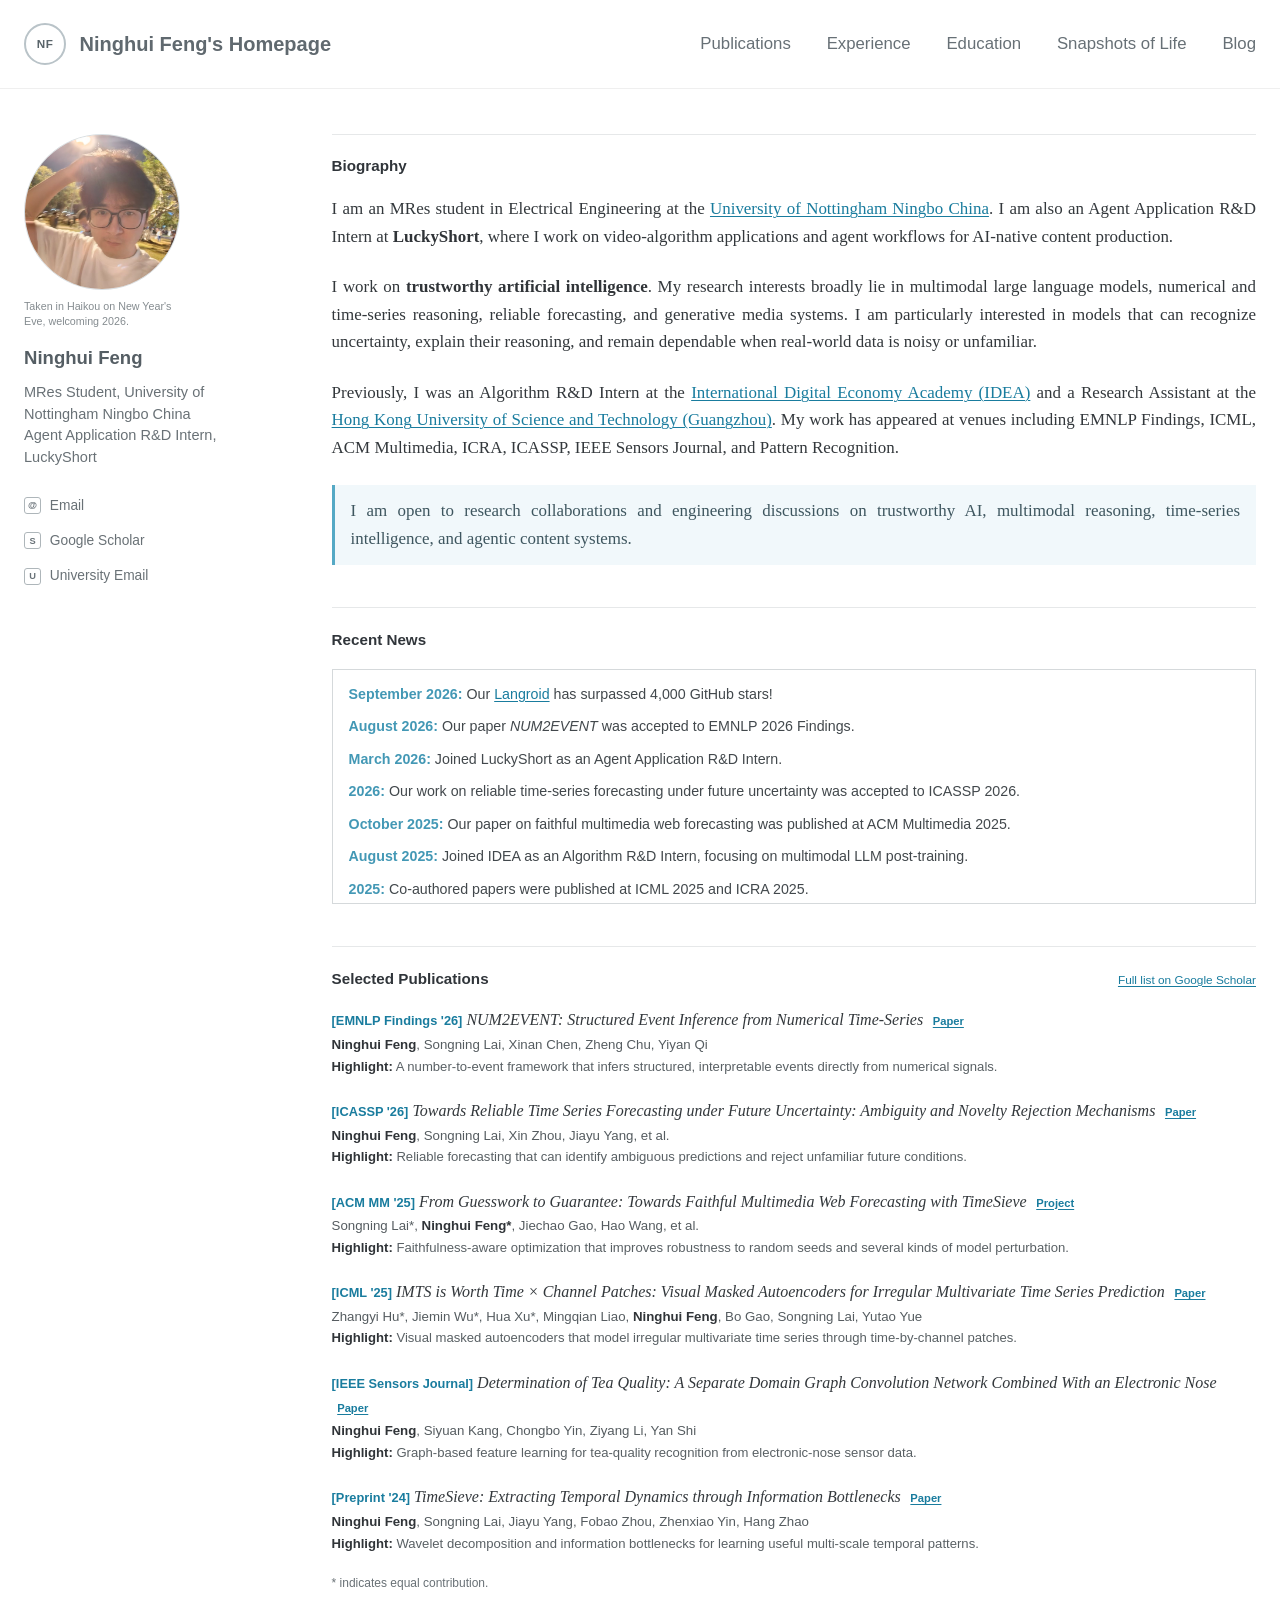
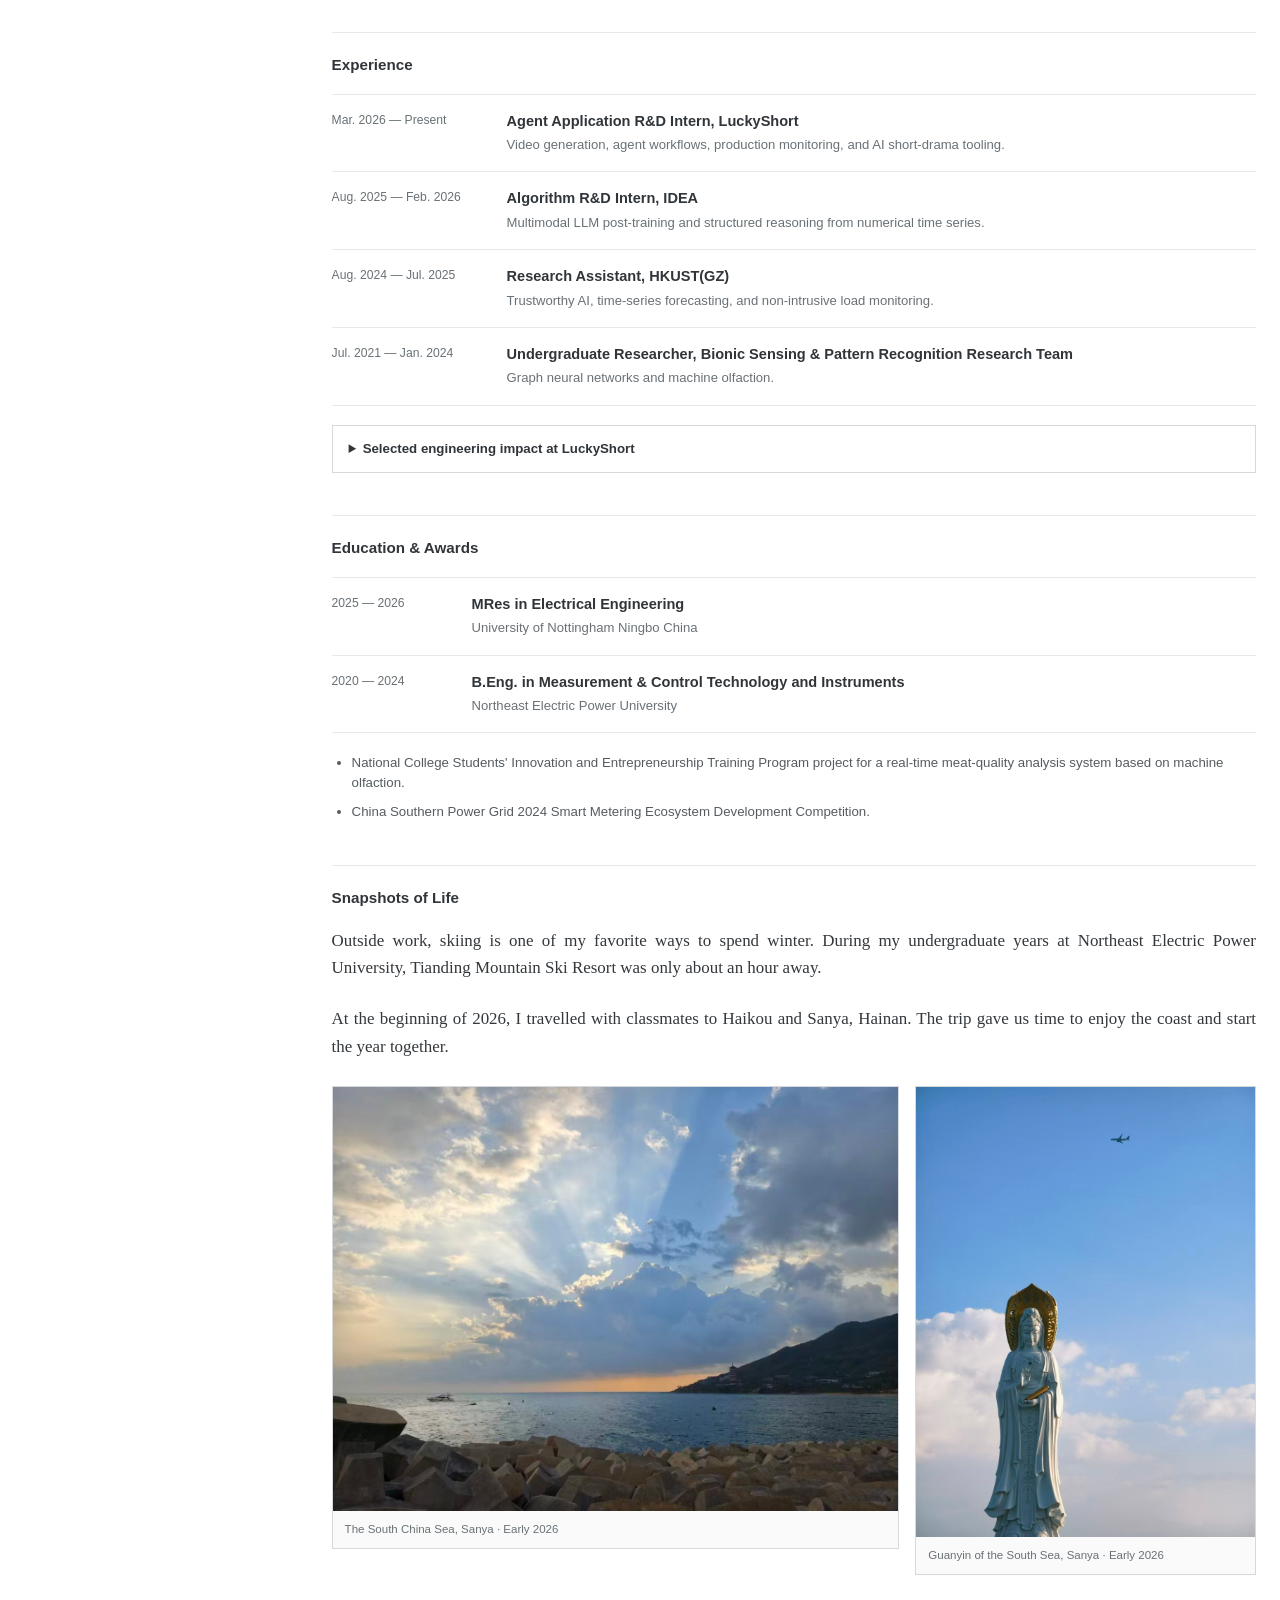
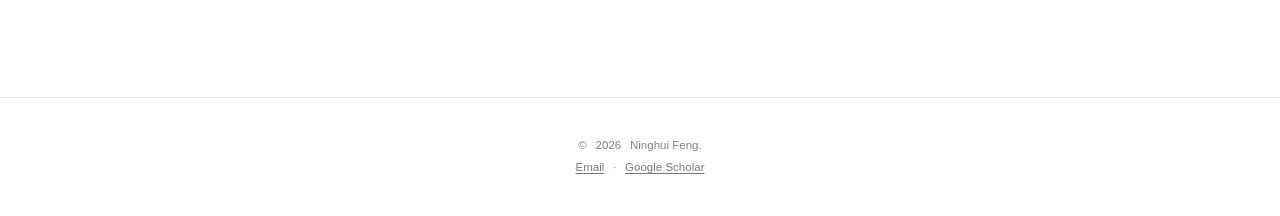
<file: index.html>
<!doctype html>
<html lang="en">
<head>
    <meta charset="utf-8">
    <meta name="viewport" content="width=device-width, initial-scale=1">
    <meta name="description" content="Ninghui Feng is an AI researcher and engineer working on trustworthy AI, multimodal reasoning, time-series intelligence, and generative media systems.">
    <meta name="author" content="Ninghui Feng">
    <meta name="theme-color" content="#ffffff">

    <title>Ninghui Feng's Homepage</title>
    <link rel="canonical" href="https://feng1201.github.io/">
    <link rel="icon" type="image/x-icon" href="static/assets/favicon.ico">

    <meta property="og:type" content="website">
    <meta property="og:url" content="https://feng1201.github.io/">
    <meta property="og:title" content="Ninghui Feng's Homepage">
    <meta property="og:description" content="Research on trustworthy AI, multimodal reasoning, time-series intelligence, and generative media systems.">
    <meta property="og:image" content="https://feng1201.github.io/static/assets/img/og-minimal.png">
    <meta name="twitter:card" content="summary_large_image">
    <meta name="twitter:title" content="Ninghui Feng's Homepage">
    <meta name="twitter:description" content="Research on trustworthy AI, multimodal reasoning, time-series intelligence, and generative media systems.">
    <meta name="twitter:image" content="https://feng1201.github.io/static/assets/img/og-minimal.png">

    <link rel="stylesheet" href="static/css/main.css">
    <script src="static/js/scripts.js" defer></script>

    <script type="application/ld+json">
    {
        "@context": "https://schema.org",
        "@type": "Person",
        "name": "Ninghui Feng",
        "url": "https://feng1201.github.io/",
        "email": "mailto:feng65501@gmail.com",
        "jobTitle": "AI Researcher and Engineer",
        "affiliation": {
            "@type": "CollegeOrUniversity",
            "name": "University of Nottingham Ningbo China"
        },
        "alumniOf": {
            "@type": "CollegeOrUniversity",
            "name": "Northeast Electric Power University"
        },
        "sameAs": [
            "https://scholar.google.com/citations?user=YpJ-U1sAAAAJ&hl=en"
        ]
    }
    </script>
</head>

<body>
    <a class="skip-link" href="#main">Skip to content</a>

    <header class="site-header">
        <div class="masthead">
            <a class="site-brand" href="#top" aria-label="Ninghui Feng's homepage">
                <span class="brand-mark" aria-hidden="true">NF</span>
                <span>Ninghui Feng's Homepage</span>
            </a>

            <button class="menu-button" type="button" aria-expanded="false" aria-controls="site-nav" data-menu-button>
                <span class="menu-label">Menu</span>
                <span class="menu-icon" aria-hidden="true"></span>
            </button>

            <nav class="site-nav" id="site-nav" aria-label="Primary navigation" data-menu>
                <a href="#publications">Publications</a>
                <a href="#experience">Experience</a>
                <a href="#education">Education</a>
                <a href="#snapshots">Snapshots of Life</a>
                <a href="/blog/">Blog</a>
            </nav>
        </div>
    </header>

    <main class="page-layout" id="main">
        <aside class="profile" id="top">
            <div class="profile-heading">
                <figure class="profile-photo">
                    <img class="avatar" src="static/assets/img/avatar-haikou.jpg" alt="Portrait of Ninghui Feng in Haikou" width="525" height="720">
                    <figcaption>Taken in Haikou on New Year's Eve, welcoming 2026.</figcaption>
                </figure>
                <div>
                    <h1>Ninghui Feng</h1>
                    <p>MRes Student, University of Nottingham Ningbo China<br>Agent Application R&amp;D Intern, LuckyShort</p>
                </div>
            </div>

            <ul class="profile-links" aria-label="Contact and academic profiles">
                <li>
                    <a href="mailto:feng65501@gmail.com">
                        <span aria-hidden="true">@</span> Email
                    </a>
                </li>
                <li>
                    <a href="https://scholar.google.com/citations?user=YpJ-U1sAAAAJ&hl=en" target="_blank" rel="noopener noreferrer">
                        <span aria-hidden="true">S</span> Google Scholar
                    </a>
                </li>
                <li>
                    <a href="mailto:Ninghui.FENG@nottingham.edu.cn">
                        <span aria-hidden="true">U</span> University Email
                    </a>
                </li>
            </ul>
        </aside>

        <article class="content">
            <section class="content-section biography" aria-labelledby="biography-title">
                <h2 id="biography-title">Biography</h2>

                <p>
                    I am an MRes student in Electrical Engineering at the
                    <a href="https://www.nottingham.edu.cn/" target="_blank" rel="noopener noreferrer">University of Nottingham Ningbo China</a>.
                    I am also an Agent Application R&amp;D Intern at <strong>LuckyShort</strong>, where I work on video-algorithm applications and agent workflows for AI-native content production.
                </p>

                <p>
                    I work on <strong>trustworthy artificial intelligence</strong>. My research interests broadly lie in multimodal large language models, numerical and time-series reasoning, reliable forecasting, and generative media systems. I am particularly interested in models that can recognize uncertainty, explain their reasoning, and remain dependable when real-world data is noisy or unfamiliar.
                </p>

                <p>
                    Previously, I was an Algorithm R&amp;D Intern at the
                    <a href="https://www.idea.edu.cn/" target="_blank" rel="noopener noreferrer">International Digital Economy Academy (IDEA)</a>
                    and a Research Assistant at the
                    <a href="https://www.hkust-gz.edu.cn/" target="_blank" rel="noopener noreferrer">Hong Kong University of Science and Technology (Guangzhou)</a>.
                    My work has appeared at venues including EMNLP Findings, ICML, ACM Multimedia, ICRA, ICASSP, IEEE Sensors Journal, and Pattern Recognition.
                </p>

                <p class="note">
                    I am open to research collaborations and engineering discussions on trustworthy AI, multimodal reasoning, time-series intelligence, and agentic content systems.
                </p>
            </section>

            <section class="content-section" aria-labelledby="news-title">
                <h2 id="news-title">Recent News</h2>

                <ul class="news-list">
                    <li><time datetime="2026-09">September 2026:</time> Our <a href="https://github.com/langroid/langroid" target="_blank" rel="noopener noreferrer">Langroid</a> has surpassed 4,000 GitHub stars!</li>
                    <li><time datetime="2026-08">August 2026:</time> Our paper <em>NUM2EVENT</em> was accepted to EMNLP 2026 Findings.</li>
                    <li><time datetime="2026-03">March 2026:</time> Joined LuckyShort as an Agent Application R&amp;D Intern.</li>
                    <li><time datetime="2026">2026:</time> Our work on reliable time-series forecasting under future uncertainty was accepted to ICASSP 2026.</li>
                    <li><time datetime="2025-10">October 2025:</time> Our paper on faithful multimedia web forecasting was published at ACM Multimedia 2025.</li>
                    <li><time datetime="2025-08">August 2025:</time> Joined IDEA as an Algorithm R&amp;D Intern, focusing on multimodal LLM post-training.</li>
                    <li><time datetime="2025">2025:</time> Co-authored papers were published at ICML 2025 and ICRA 2025.</li>
                    <li><time datetime="2024-08">August 2024:</time> Joined HKUST(GZ) as a Research Assistant.</li>
                </ul>
            </section>

            <section class="content-section" id="publications" aria-labelledby="publications-title">
                <div class="section-heading-row">
                    <h2 id="publications-title">Selected Publications</h2>
                    <a href="https://scholar.google.com/citations?user=YpJ-U1sAAAAJ&hl=en" target="_blank" rel="noopener noreferrer">Full list on Google Scholar</a>
                </div>

                <div class="publication-list">
                    <article class="publication">
                        <p class="paper-title">
                            <span>[EMNLP Findings '26]</span>
                            <a href="https://openreview.net/forum?id=6uM9uNwekL" target="_blank" rel="noopener noreferrer"><em>NUM2EVENT: Structured Event Inference from Numerical Time-Series</em></a>
                            <a class="paper-link" href="https://openreview.net/forum?id=6uM9uNwekL" target="_blank" rel="noopener noreferrer">Paper</a>
                        </p>
                        <p class="authors"><strong>Ninghui Feng</strong>, Songning Lai, Xinan Chen, Zheng Chu, Yiyan Qi</p>
                        <p class="highlight"><strong>Highlight:</strong> A number-to-event framework that infers structured, interpretable events directly from numerical signals.</p>
                    </article>

                    <article class="publication">
                        <p class="paper-title">
                            <span>[ICASSP '26]</span>
                            <a href="https://arxiv.org/abs/2503.19656" target="_blank" rel="noopener noreferrer"><em>Towards Reliable Time Series Forecasting under Future Uncertainty: Ambiguity and Novelty Rejection Mechanisms</em></a>
                            <a class="paper-link" href="https://arxiv.org/abs/2503.19656" target="_blank" rel="noopener noreferrer">Paper</a>
                        </p>
                        <p class="authors"><strong>Ninghui Feng</strong>, Songning Lai, Xin Zhou, Jiayu Yang, et al.</p>
                        <p class="highlight"><strong>Highlight:</strong> Reliable forecasting that can identify ambiguous predictions and reject unfamiliar future conditions.</p>
                    </article>

                    <article class="publication">
                        <p class="paper-title">
                            <span>[ACM MM '25]</span>
                            <a href="https://xll0328.github.io/fts/" target="_blank" rel="noopener noreferrer"><em>From Guesswork to Guarantee: Towards Faithful Multimedia Web Forecasting with TimeSieve</em></a>
                            <a class="paper-link" href="https://xll0328.github.io/fts/" target="_blank" rel="noopener noreferrer">Project</a>
                        </p>
                        <p class="authors">Songning Lai*, <strong>Ninghui Feng*</strong>, Jiechao Gao, Hao Wang, et al.</p>
                        <p class="highlight"><strong>Highlight:</strong> Faithfulness-aware optimization that improves robustness to random seeds and several kinds of model perturbation.</p>
                    </article>

                    <article class="publication">
                        <p class="paper-title">
                            <span>[ICML '25]</span>
                            <a href="https://proceedings.mlr.press/v267/hu25y.html" target="_blank" rel="noopener noreferrer"><em>IMTS is Worth Time × Channel Patches: Visual Masked Autoencoders for Irregular Multivariate Time Series Prediction</em></a>
                            <a class="paper-link" href="https://proceedings.mlr.press/v267/hu25y.html" target="_blank" rel="noopener noreferrer">Paper</a>
                        </p>
                        <p class="authors">Zhangyi Hu*, Jiemin Wu*, Hua Xu*, Mingqian Liao, <strong>Ninghui Feng</strong>, Bo Gao, Songning Lai, Yutao Yue</p>
                        <p class="highlight"><strong>Highlight:</strong> Visual masked autoencoders that model irregular multivariate time series through time-by-channel patches.</p>
                    </article>

                    <article class="publication">
                        <p class="paper-title">
                            <span>[IEEE Sensors Journal]</span>
                            <a href="https://scholar.google.com/citations?view_op=view_citation&hl=en&user=YpJ-U1sAAAAJ&citation_for_view=YpJ-U1sAAAAJ:UeHWp8X0CEIC" target="_blank" rel="noopener noreferrer"><em>Determination of Tea Quality: A Separate Domain Graph Convolution Network Combined With an Electronic Nose</em></a>
                            <a class="paper-link" href="https://scholar.google.com/citations?view_op=view_citation&hl=en&user=YpJ-U1sAAAAJ&citation_for_view=YpJ-U1sAAAAJ:UeHWp8X0CEIC" target="_blank" rel="noopener noreferrer">Paper</a>
                        </p>
                        <p class="authors"><strong>Ninghui Feng</strong>, Siyuan Kang, Chongbo Yin, Ziyang Li, Yan Shi</p>
                        <p class="highlight"><strong>Highlight:</strong> Graph-based feature learning for tea-quality recognition from electronic-nose sensor data.</p>
                    </article>

                    <article class="publication">
                        <p class="paper-title">
                            <span>[Preprint '24]</span>
                            <a href="https://arxiv.org/abs/2406.05036" target="_blank" rel="noopener noreferrer"><em>TimeSieve: Extracting Temporal Dynamics through Information Bottlenecks</em></a>
                            <a class="paper-link" href="https://arxiv.org/abs/2406.05036" target="_blank" rel="noopener noreferrer">Paper</a>
                        </p>
                        <p class="authors"><strong>Ninghui Feng</strong>, Songning Lai, Jiayu Yang, Fobao Zhou, Zhenxiao Yin, Hang Zhao</p>
                        <p class="highlight"><strong>Highlight:</strong> Wavelet decomposition and information bottlenecks for learning useful multi-scale temporal patterns.</p>
                    </article>
                </div>

                <p class="author-note">* indicates equal contribution.</p>
            </section>

            <section class="content-section" id="experience" aria-labelledby="experience-title">
                <h2 id="experience-title">Experience</h2>

                <div class="simple-list">
                    <article>
                        <time>Mar. 2026 — Present</time>
                        <div>
                            <h3>Agent Application R&amp;D Intern, LuckyShort</h3>
                            <p>Video generation, agent workflows, production monitoring, and AI short-drama tooling.</p>
                        </div>
                    </article>
                    <article>
                        <time>Aug. 2025 — Feb. 2026</time>
                        <div>
                            <h3>Algorithm R&amp;D Intern, IDEA</h3>
                            <p>Multimodal LLM post-training and structured reasoning from numerical time series.</p>
                        </div>
                    </article>
                    <article>
                        <time>Aug. 2024 — Jul. 2025</time>
                        <div>
                            <h3>Research Assistant, HKUST(GZ)</h3>
                            <p>Trustworthy AI, time-series forecasting, and non-intrusive load monitoring.</p>
                        </div>
                    </article>
                    <article>
                        <time>Jul. 2021 — Jan. 2024</time>
                        <div>
                            <h3>Undergraduate Researcher, Bionic Sensing &amp; Pattern Recognition Research Team</h3>
                            <p>Graph neural networks and machine olfaction.</p>
                        </div>
                    </article>
                </div>

                <details class="project-details">
                    <summary>Selected engineering impact at LuckyShort</summary>
                    <p>
                        I contributed to script parsing, character assets, video generation, super-resolution, background music, monitoring, and delivery tooling. The median script-processing time decreased from <strong>232 seconds to 145 seconds</strong>: a typical task became 87 seconds faster, which is a 37.5% reduction. The BGM failure rate decreased by <strong>35% relative to the previous pipeline</strong>, and the rollout data pipeline captured <strong>37,000</strong> real generate and regenerate interactions for analysis.
                    </p>
                </details>
            </section>

            <section class="content-section" id="education" aria-labelledby="education-title">
                <h2 id="education-title">Education &amp; Awards</h2>

                <div class="simple-list education-list">
                    <article>
                        <time>2025 — 2026</time>
                        <div>
                            <h3>MRes in Electrical Engineering</h3>
                            <p>University of Nottingham Ningbo China</p>
                        </div>
                    </article>
                    <article>
                        <time>2020 — 2024</time>
                        <div>
                            <h3>B.Eng. in Measurement &amp; Control Technology and Instruments</h3>
                            <p>Northeast Electric Power University</p>
                        </div>
                    </article>
                </div>

                <ul class="awards-list">
                    <li>National College Students' Innovation and Entrepreneurship Training Program project for a real-time meat-quality analysis system based on machine olfaction.</li>
                    <li>China Southern Power Grid 2024 Smart Metering Ecosystem Development Competition.</li>
                </ul>
            </section>

            <section class="content-section" id="snapshots" aria-labelledby="snapshots-title">
                <h2 id="snapshots-title">Snapshots of Life</h2>

                <p>
                    Outside work, skiing is one of my favorite ways to spend winter. During my undergraduate years at Northeast Electric Power University, Tianding Mountain Ski Resort was only about an hour away.
                </p>

                <p>
                    At the beginning of 2026, I travelled with classmates to Haikou and Sanya, Hainan. The trip gave us time to enjoy the coast and start the year together.
                </p>

                <div class="travel-gallery" aria-label="Photos from Hainan">
                    <figure>
                        <img src="static/assets/img/hainan-coast.jpg" alt="Sunlight breaking through clouds above the South China Sea in Sanya" width="1280" height="960" loading="lazy" decoding="async">
                        <figcaption>The South China Sea, Sanya · Early 2026</figcaption>
                    </figure>
                    <figure>
                        <img src="static/assets/img/nanshan-guanyin.jpg" alt="Statue of Guanyin of the South Sea against a blue sky in Sanya" width="963" height="1280" loading="lazy" decoding="async">
                        <figcaption>Guanyin of the South Sea, Sanya · Early 2026</figcaption>
                    </figure>
                </div>
            </section>
        </article>
    </main>

    <footer class="site-footer">
        <div>
            <p>© <span data-year>2026</span> Ninghui Feng.</p>
            <p>
                <a href="mailto:feng65501@gmail.com">Email</a>
                <span>·</span>
                <a href="https://scholar.google.com/citations?user=YpJ-U1sAAAAJ&hl=en" target="_blank" rel="noopener noreferrer">Google Scholar</a>
            </p>
        </div>
    </footer>
</body>
</html>
</file>
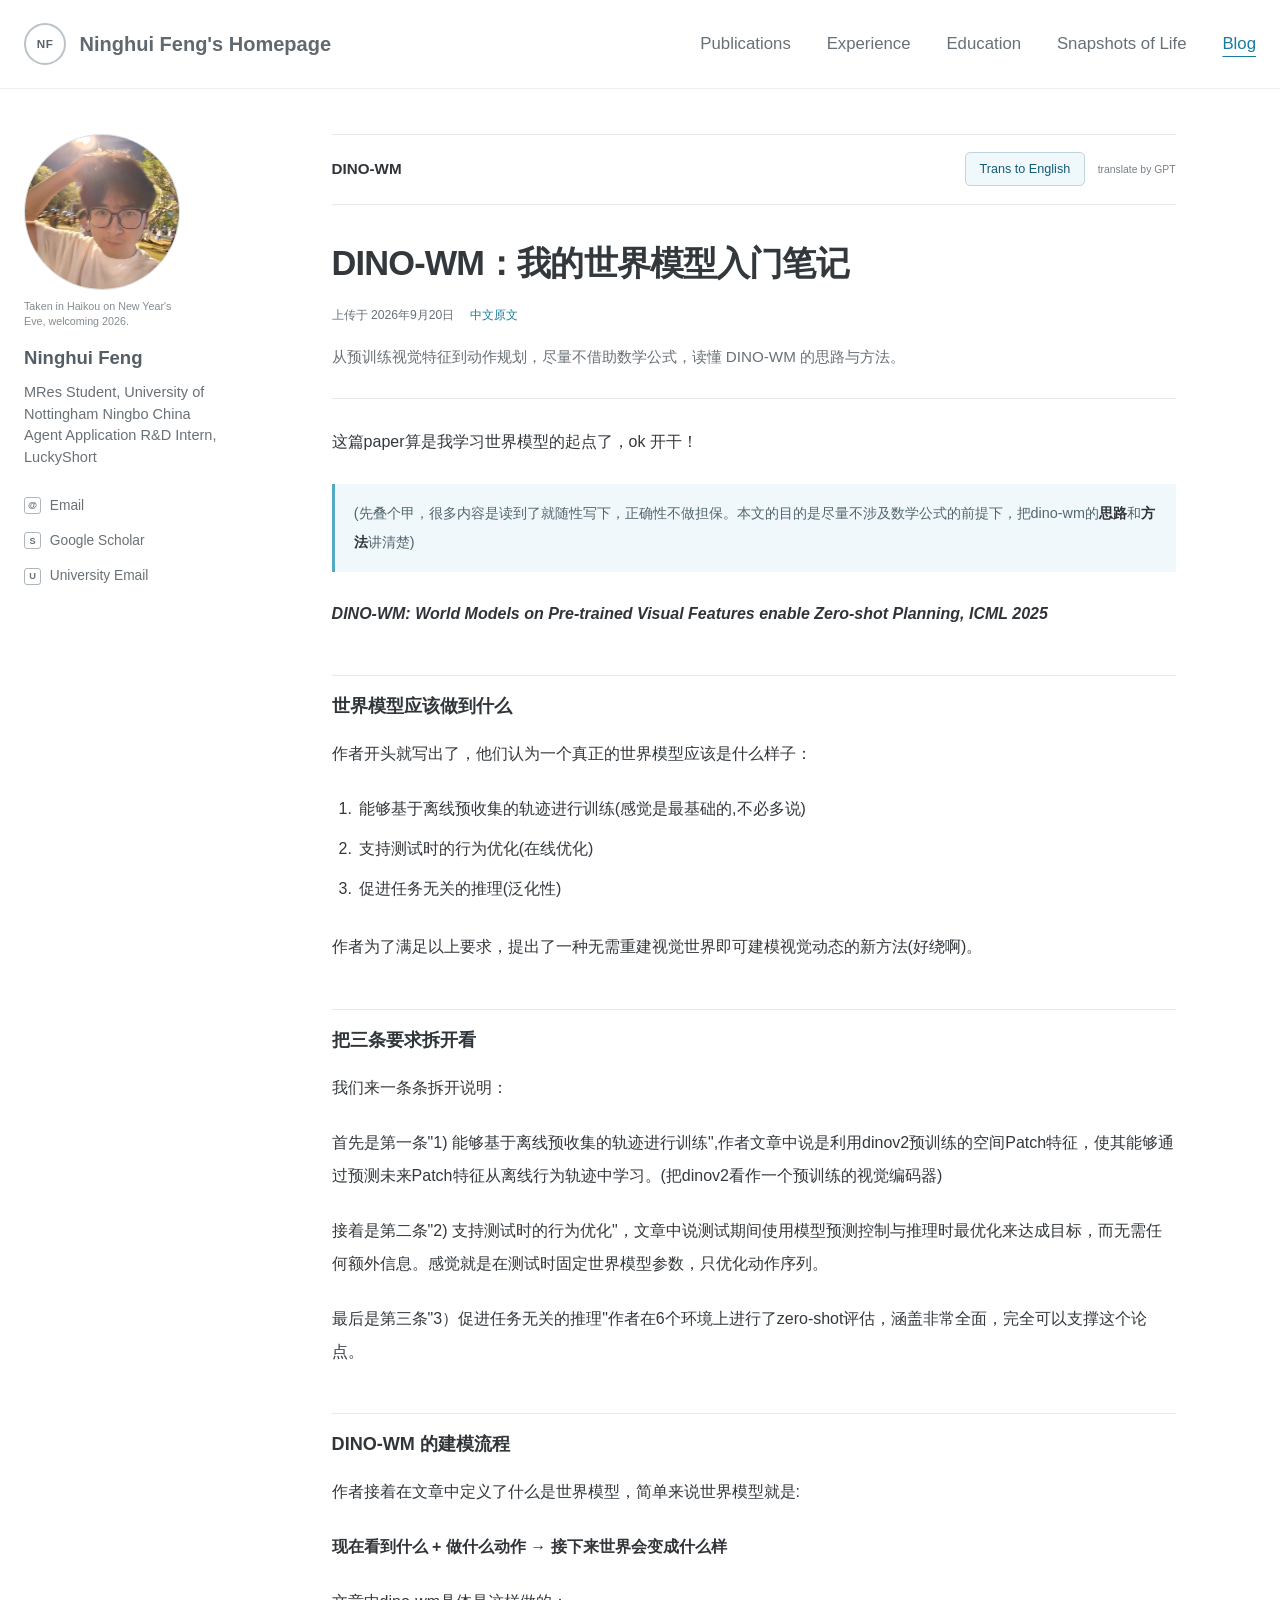
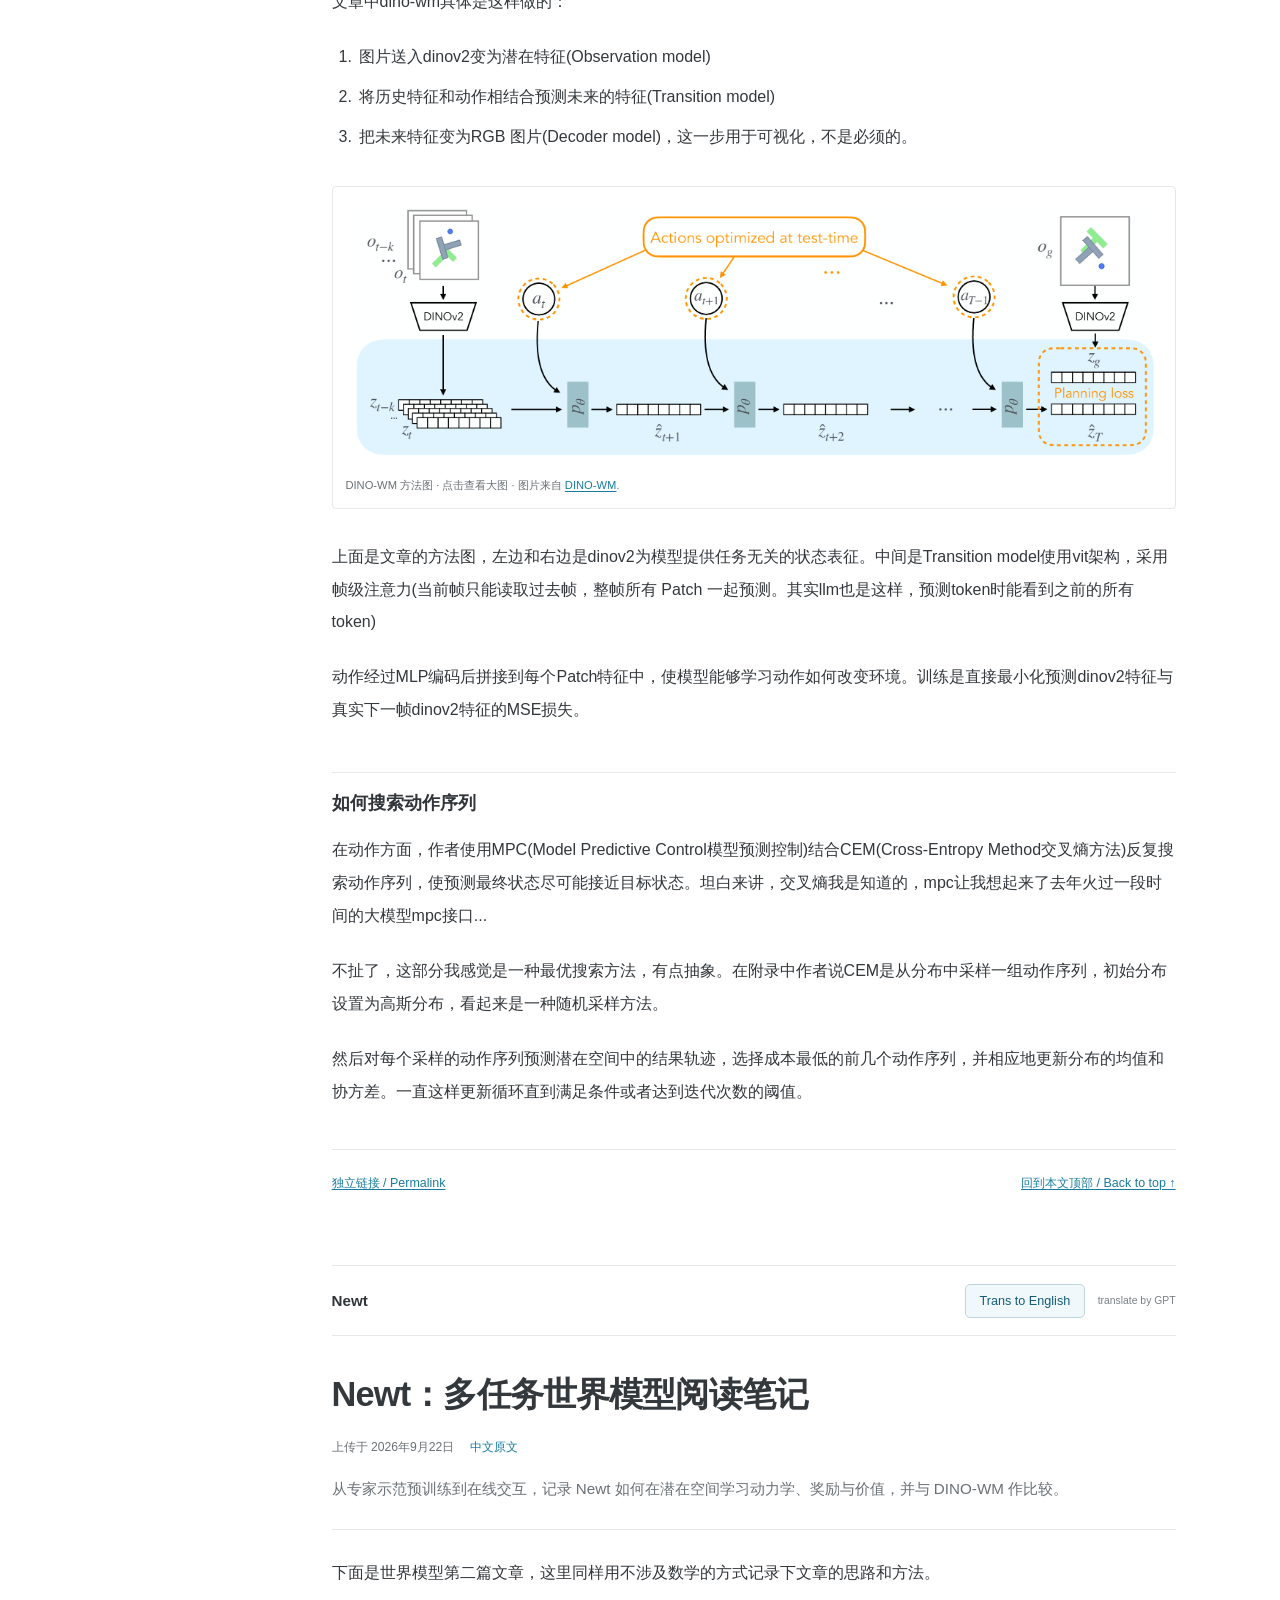
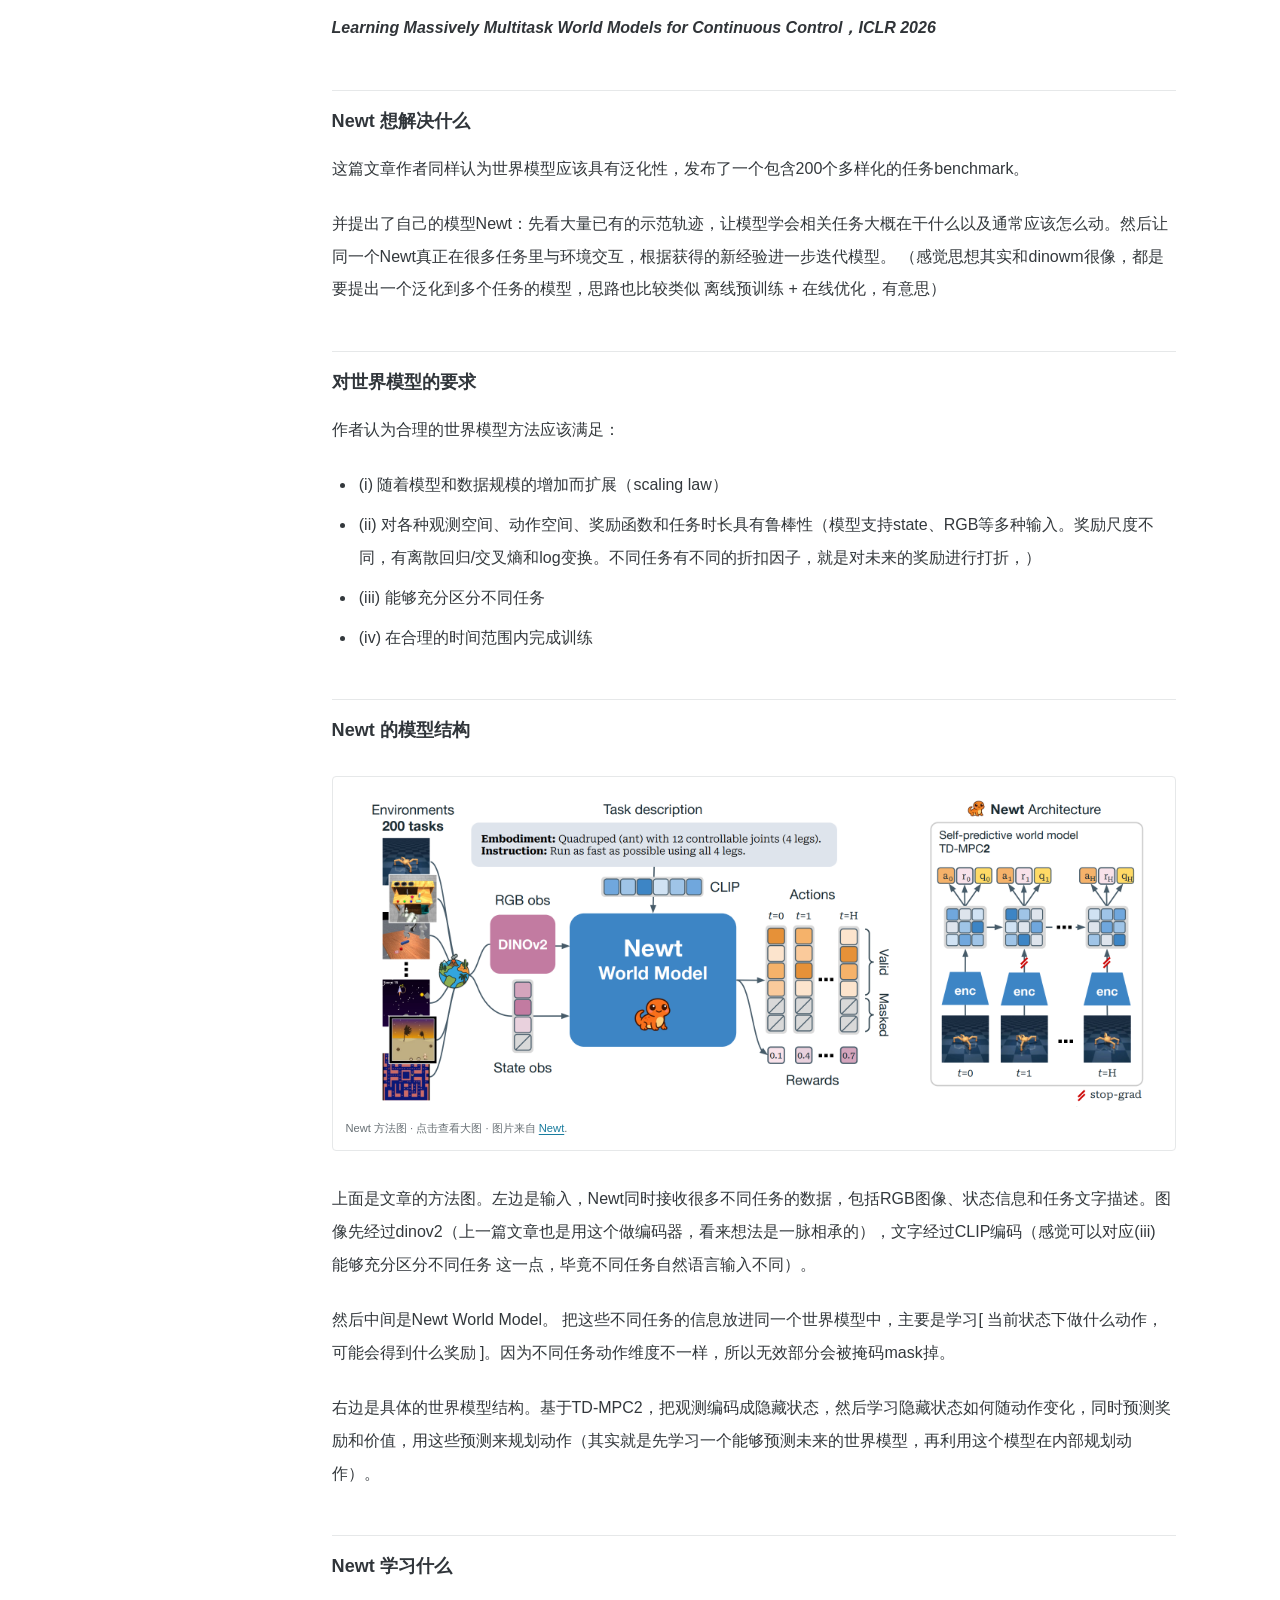
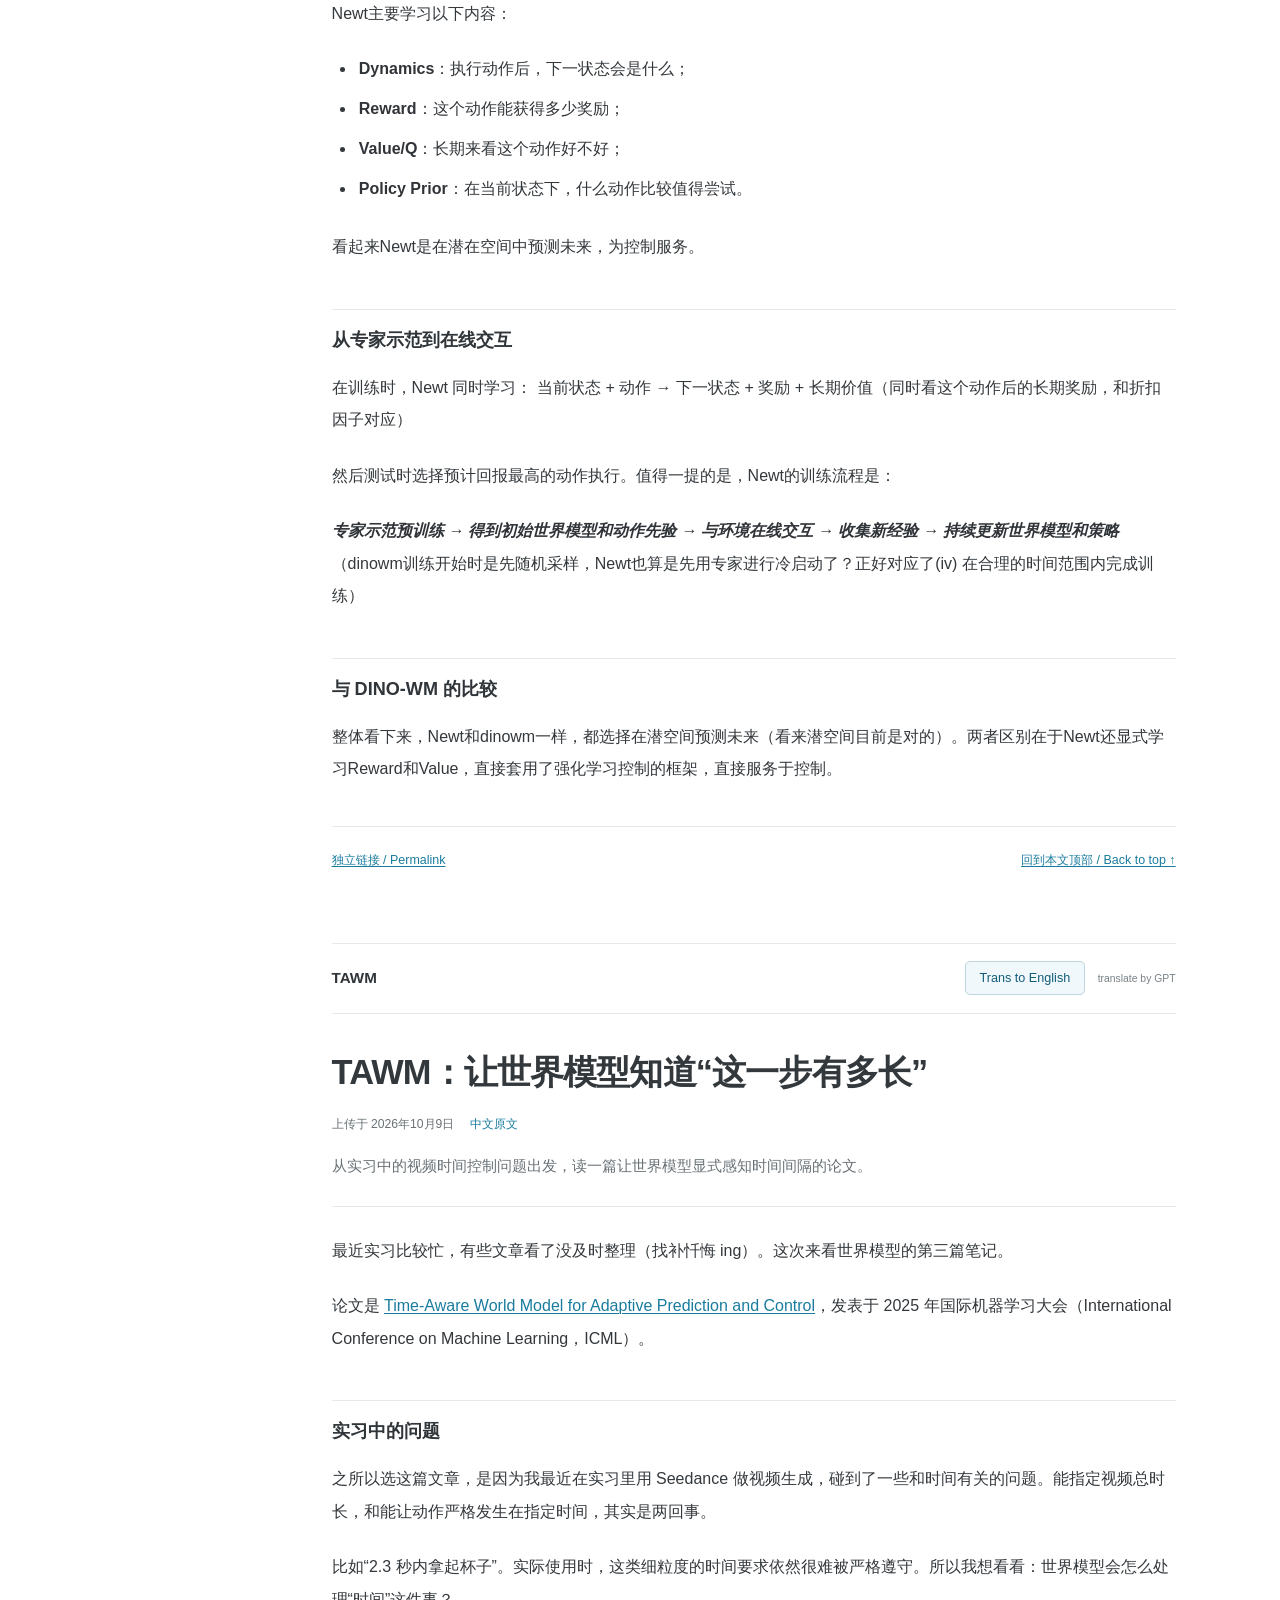
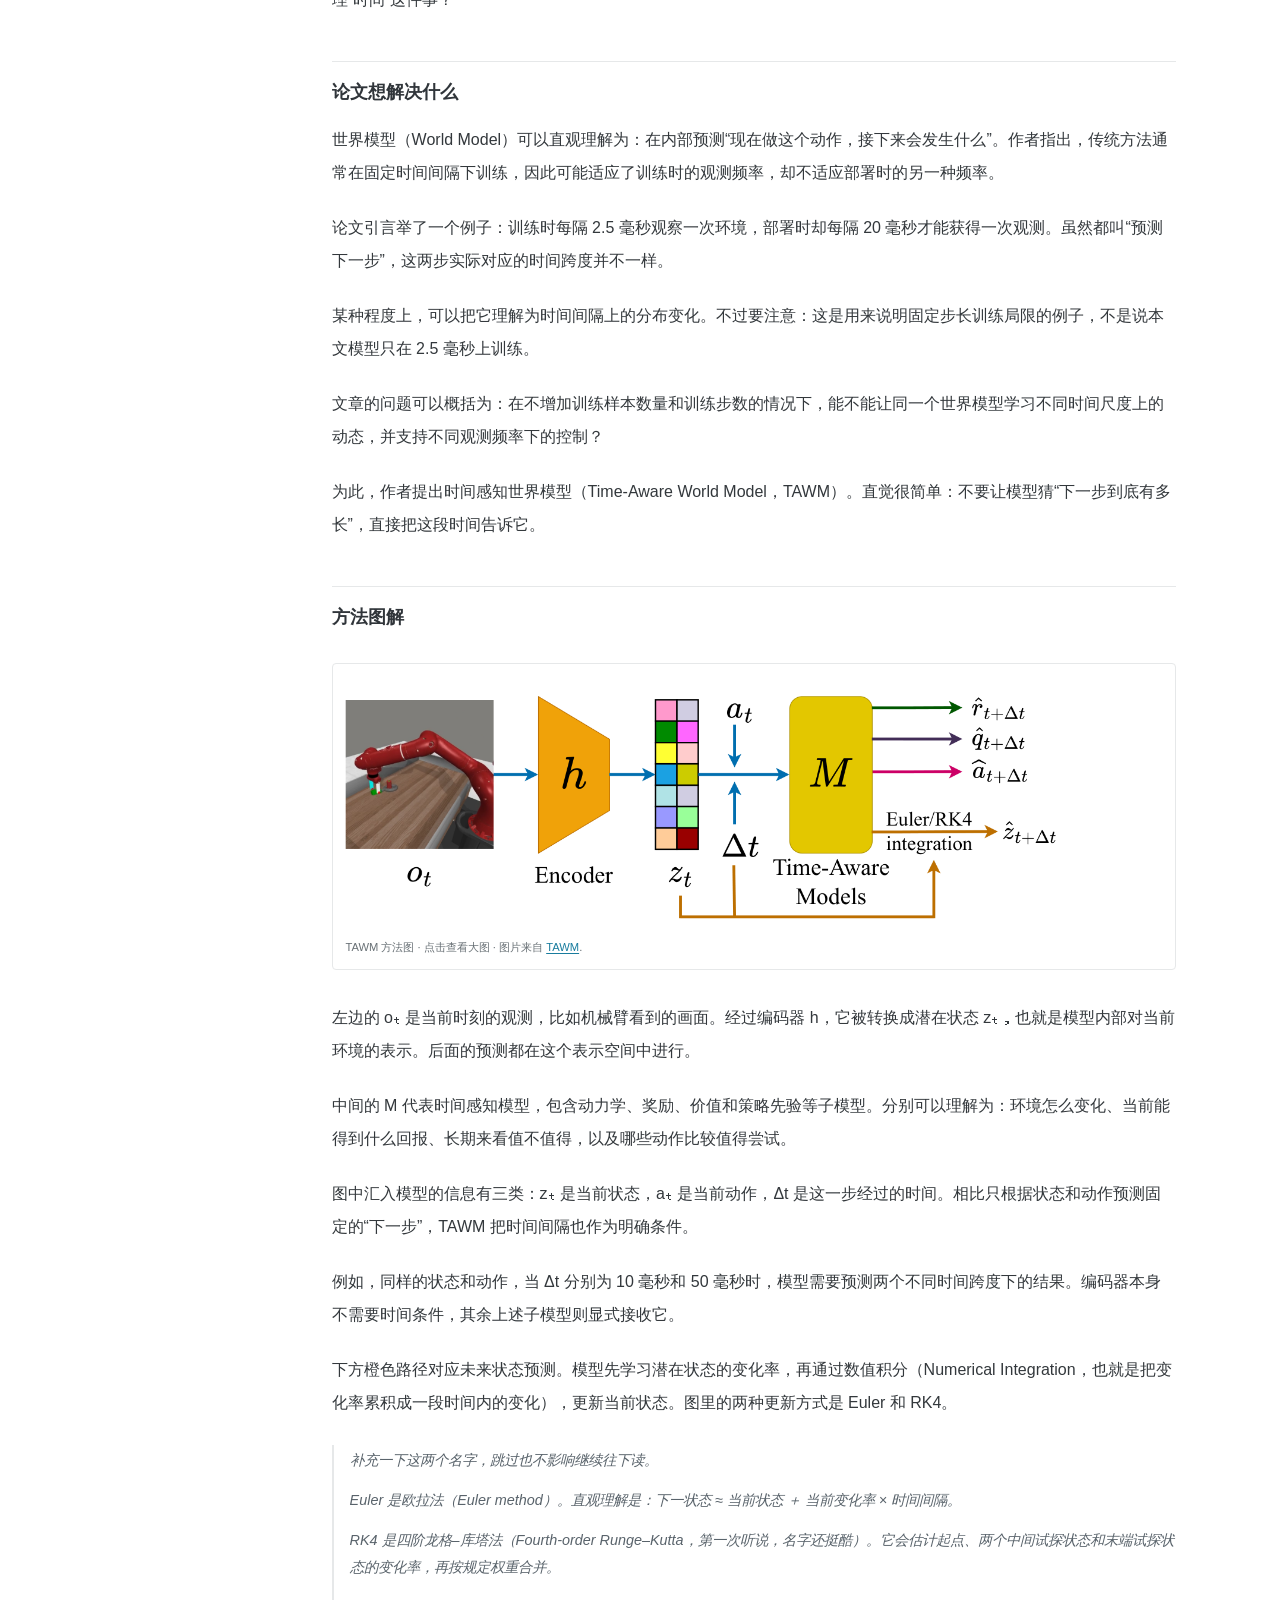
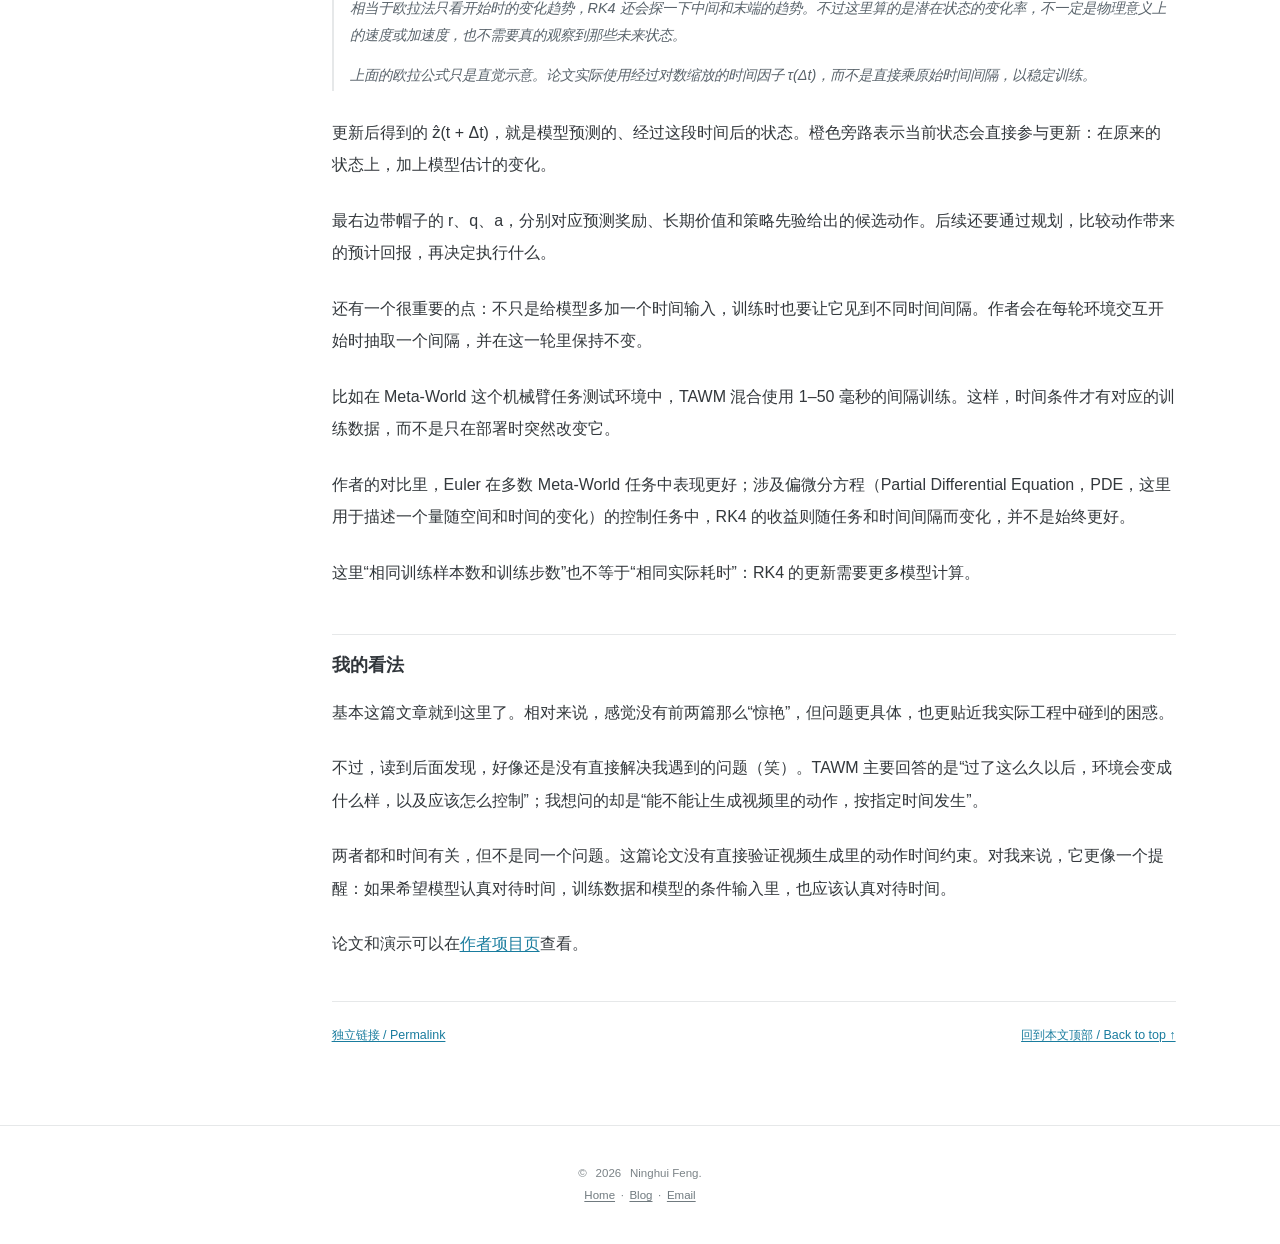
<file: blog/index.html>
<!doctype html>
<html lang="zh-CN">
<head>
    <meta charset="utf-8">
    <meta name="viewport" content="width=device-width, initial-scale=1">
    <meta name="description" content="Ninghui Feng · Blog">
    <meta name="author" content="Ninghui Feng">
    <meta name="theme-color" content="#ffffff">
    <title>Blog · Ninghui Feng</title>
    <link rel="canonical" href="https://feng1201.github.io/blog/">
    <link rel="icon" type="image/x-icon" href="/static/assets/favicon.ico">
    <meta property="og:type" content="website">
    <meta property="og:url" content="https://feng1201.github.io/blog/">
    <meta property="og:title" content="Blog · Ninghui Feng">
    <meta property="og:description" content="Ninghui Feng · Blog">
    <meta property="og:image" content="https://feng1201.github.io/static/assets/img/og-minimal.png">
    <meta name="twitter:card" content="summary_large_image">

    <link rel="stylesheet" href="/static/css/main.css?v=37f4bd85a142">
    <link rel="stylesheet" href="/static/css/blog.css?v=1993c478c3de">
    <script src="/static/js/scripts.js" defer></script>
    <script src="/static/js/blog.js?v=6386c287fc0e" defer></script>
    <script type="application/ld+json">{"@context":"https://schema.org","@type":"Blog","name":"Ninghui Feng · Blog","url":"https://feng1201.github.io/blog/","blogPost":[{"@type":"BlogPosting","headline":"DINO-WM：我的世界模型入门笔记","datePublished":"2026-09-20T15:49:16Z","url":"https://feng1201.github.io/blog/dino-wm/","author":{"@type":"Person","name":"Ninghui Feng"}},{"@type":"BlogPosting","headline":"Newt：多任务世界模型阅读笔记","datePublished":"2026-09-21T16:07:29Z","url":"https://feng1201.github.io/blog/newt/","author":{"@type":"Person","name":"Ninghui Feng"}},{"@type":"BlogPosting","headline":"TAWM：让世界模型知道“这一步有多长”","datePublished":"2026-10-09T03:52:30Z","url":"https://feng1201.github.io/blog/tawm/","author":{"@type":"Person","name":"Ninghui Feng"}}]}</script>
</head>
<body>
    <a class="skip-link" href="#main">跳转到正文 / Skip to content</a>
    <header class="site-header">
        <div class="masthead">
            <a class="site-brand" href="/#top" aria-label="Ninghui Feng's homepage">
                <span class="brand-mark" aria-hidden="true">NF</span>
                <span>Ninghui Feng's Homepage</span>
            </a>

            <button class="menu-button" type="button" aria-expanded="false" aria-controls="site-nav" data-menu-button>
                <span class="menu-label">Menu</span>
                <span class="menu-icon" aria-hidden="true"></span>
            </button>

            <nav class="site-nav" id="site-nav" aria-label="Primary navigation" data-menu>
                <a href="/#publications">Publications</a>
                <a href="/#experience">Experience</a>
                <a href="/#education">Education</a>
                <a href="/#snapshots">Snapshots of Life</a>
                <a href="/blog/" aria-current="page">Blog</a>
            </nav>
        </div>
    </header>

    <main class="page-layout blog-page" id="main">
        <aside class="profile" id="top" lang="en">
            <div class="profile-heading">
                <figure class="profile-photo">
                    <img class="avatar" src="/static/assets/img/avatar-haikou.jpg" alt="Portrait of Ninghui Feng in Haikou" width="525" height="720">
                    <figcaption>Taken in Haikou on New Year's Eve, welcoming 2026.</figcaption>
                </figure>
                <div>
                    <h1>Ninghui Feng</h1>
                    <p>MRes Student, University of Nottingham Ningbo China<br>Agent Application R&amp;D Intern, LuckyShort</p>
                </div>
            </div>

            <ul class="profile-links" aria-label="Contact and academic profiles">
                <li>
                    <a href="mailto:feng65501@gmail.com">
                        <span aria-hidden="true">@</span> Email
                    </a>
                </li>
                <li>
                    <a href="https://scholar.google.com/citations?user=YpJ-U1sAAAAJ&hl=en" target="_blank" rel="noopener noreferrer">
                        <span aria-hidden="true">S</span> Google Scholar
                    </a>
                </li>
                <li>
                    <a href="mailto:Ninghui.FENG@nottingham.edu.cn">
                        <span aria-hidden="true">U</span> University Email
                    </a>
                </li>
            </ul>
        </aside>
        <div class="content blog-main"><article class="blog-post" id="dino-wm" data-blog-post="dino-wm" data-section-prefix="">
            <div class="reader-toolbar">
                <span class="reader-label">DINO-WM</span>
                <div class="language-control"><button class="language-button" type="button" data-language-toggle aria-controls="post-zh post-en" aria-pressed="false" hidden>Trans to English</button><small class="translation-credit">translate by GPT</small></div>
            </div>
            <span class="screen-reader-only" role="status" aria-live="polite" data-language-status></span>
            <header class="post-heading" data-post-heading data-language="zh" lang="zh-CN">
                <h1>DINO-WM：我的世界模型入门笔记</h1>
                <div class="post-meta"><span>上传于 <time datetime="2026-09-20T15:49:16Z" title="First uploaded: 2026-09-20T15:49:16Z">2026年9月20日</time></span><span class="tag">中文原文</span></div>
                <p class="post-deck">从预训练视觉特征到动作规划，尽量不借助数学公式，读懂 DINO-WM 的思路与方法。</p>
            </header>
<header class="post-heading" data-post-heading data-language="en" lang="en" hidden>
                <h1>DINO-WM: My first notes on world models</h1>
                <div class="post-meta"><span>Published <time datetime="2026-09-20T15:49:16Z" title="First uploaded: 2026-09-20T15:49:16Z">September 20, 2026</time></span><span class="tag">English translation</span></div>
                <p class="post-deck">From pretrained visual features to action planning: making sense of DINO-WM, with as little math as possible.</p>
            </header>
            <noscript><p class="note">当前显示中文原文。启用 JavaScript 可切换英文，或直接阅读 <a href="/blog/content/dino-wm.en.md">English translation</a>。</p></noscript>
            <div class="post-prose" id="post-zh" data-language="zh" lang="zh-CN"><p>这篇paper算是我学习世界模型的起点了，ok 开干！</p>
<blockquote>
<p>(先叠个甲，很多内容是读到了就随性写下，正确性不做担保。本文的目的是尽量不涉及数学公式的前提下，把dino-wm的<strong>思路</strong>和<strong>方法</strong>讲清楚)</p>
</blockquote>
<p><em><strong>DINO-WM: World Models on Pre-trained Visual Features enable Zero-shot Planning, ICML 2025</strong></em></p>
<h2 id="zh-section-1">世界模型应该做到什么</h2>
<p>作者开头就写出了，他们认为一个真正的世界模型应该是什么样子：</p>
<ol>
<li>能够基于离线预收集的轨迹进行训练(感觉是最基础的,不必多说)</li>
<li>支持测试时的行为优化(在线优化)</li>
<li>促进任务无关的推理(泛化性)</li>
</ol>
<p>作者为了满足以上要求，提出了一种无需重建视觉世界即可建模视觉动态的新方法(好绕啊)。</p>
<h2 id="zh-section-2">把三条要求拆开看</h2>
<p>我们来一条条拆开说明：</p>
<p>首先是第一条&quot;1) 能够基于离线预收集的轨迹进行训练&quot;,作者文章中说是利用dinov2预训练的空间Patch特征，使其能够通过预测未来Patch特征从离线行为轨迹中学习。(把dinov2看作一个预训练的视觉编码器)</p>
<p>接着是第二条&quot;2) 支持测试时的行为优化&quot;，文章中说测试期间使用模型预测控制与推理时最优化来达成目标，而无需任何额外信息。感觉就是在测试时固定世界模型参数，只优化动作序列。</p>
<p>最后是第三条&quot;3）促进任务无关的推理&quot;作者在6个环境上进行了zero-shot评估，涵盖非常全面，完全可以支撑这个论点。</p>
<h2 id="zh-section-3">DINO-WM 的建模流程</h2>
<p>作者接着在文章中定义了什么是世界模型，简单来说世界模型就是:</p>
<p><strong>现在看到什么 + 做什么动作 → 接下来世界会变成什么样</strong></p>
<p>文章中dino-wm具体是这样做的：  </p>
<ol>
<li>图片送入dinov2变为潜在特征(Observation model)  </li>
<li>将历史特征和动作相结合预测未来的特征(Transition model)  </li>
<li>把未来特征变为RGB 图片(Decoder model)，这一步用于可视化，不是必须的。</li>
</ol>
<figure><a href="/static/assets/blog/dino-wm-architecture.png" target="_blank" rel="noopener noreferrer"><img src="/static/assets/blog/dino-wm-architecture.png" alt="DINO-WM 方法图：视觉编码器、动作条件转移模型与可选解码器。" width="2232" height="723" loading="lazy" decoding="async"></a><figcaption>DINO-WM 方法图 · 点击查看大图 · 图片来自 <a href="https://proceedings.mlr.press/v267/zhou25t.html">DINO-WM</a>.</figcaption></figure>
<p>上面是文章的方法图，左边和右边是dinov2为模型提供任务无关的状态表征。中间是Transition model使用vit架构，采用帧级注意力(当前帧只能读取过去帧，整帧所有 Patch 一起预测。其实llm也是这样，预测token时能看到之前的所有token)</p>
<p>动作经过MLP编码后拼接到每个Patch特征中，使模型能够学习动作如何改变环境。训练是直接最小化预测dinov2特征与真实下一帧dinov2特征的MSE损失。</p>
<h2 id="zh-section-4">如何搜索动作序列</h2>
<p>在动作方面，作者使用MPC(Model Predictive Control模型预测控制)结合CEM(Cross-Entropy Method交叉熵方法)反复搜索动作序列，使预测最终状态尽可能接近目标状态。坦白来讲，交叉熵我是知道的，mpc让我想起来了去年火过一段时间的大模型mpc接口...</p>
<p>不扯了，这部分我感觉是一种最优搜索方法，有点抽象。在附录中作者说CEM是从分布中采样一组动作序列，初始分布设置为高斯分布，看起来是一种随机采样方法。</p>
<p>然后对每个采样的动作序列预测潜在空间中的结果轨迹，选择成本最低的前几个动作序列，并相应地更新分布的均值和协方差。一直这样更新循环直到满足条件或者达到迭代次数的阈值。</p>
</div>
<div class="post-prose" id="post-en" data-language="en" lang="en" hidden><p>This paper marks the start of my journey into world models. Okay, let&#39;s get into it!</p>
<blockquote>
<p>A quick disclaimer: much of this was written spontaneously as I read, so I can&#39;t guarantee that everything is correct. My aim is to explain the <strong>ideas</strong> and <strong>methods</strong> behind DINO-WM with as little math as possible.</p>
</blockquote>
<p><em><strong>DINO-WM: World Models on Pre-trained Visual Features enable Zero-shot Planning, ICML 2025</strong></em></p>
<h2 id="en-section-1">What should a world model be able to do?</h2>
<p>The authors begin by laying out what they believe a real world model should be able to do:</p>
<ol>
<li>Train on trajectories collected offline. This feels like the most basic requirement, so there isn&#39;t much to add.</li>
<li>Support action optimization at test time, i.e., online optimization.</li>
<li>Enable task-agnostic reasoning, i.e., generalization.</li>
</ol>
<p>To meet these requirements, they propose a new way to model visual dynamics without reconstructing the visual world. Quite a mouthful!</p>
<h2 id="en-section-2">Unpacking the three requirements</h2>
<p>Let&#39;s go through them one by one.</p>
<p>First, <strong>training on trajectories collected offline</strong>. The paper uses spatial patch features from a pretrained DINOv2 model to learn from offline action trajectories by predicting future patch features. Think of DINOv2 as a pretrained visual encoder.</p>
<p>Second, <strong>supporting action optimization at test time</strong>. The paper says it uses model predictive control and inference-time optimization to reach a goal without any extra information. My understanding is that the world model&#39;s parameters stay fixed during testing, and only the action sequence is optimized.</p>
<p>Finally, <strong>enabling task-agnostic reasoning</strong>. The authors conduct zero-shot evaluations in six environments. The coverage is very broad, and I think it supports this claim well.</p>
<h2 id="en-section-3">How DINO-WM works</h2>
<p>The authors then define what a world model is. Put simply:</p>
<p><strong>What I see now + the action I take → what the world will look like next.</strong></p>
<p>Here is how DINO-WM does this:</p>
<ol>
<li>Feed an image into DINOv2 to obtain latent features — the observation model.</li>
<li>Combine past features with actions to predict future features — the transition model.</li>
<li>Turn future features into RGB images — the decoder model. This step is for visualization and is not required.</li>
</ol>
<figure><a href="/static/assets/blog/dino-wm-architecture.png" target="_blank" rel="noopener noreferrer"><img src="/static/assets/blog/dino-wm-architecture.png" alt="DINO-WM architecture: a visual encoder, an action-conditioned transition model, and an optional decoder." width="2232" height="723" loading="lazy" decoding="async"></a><figcaption>DINO-WM architecture · Open full-size image · Figure from <a href="https://proceedings.mlr.press/v267/zhou25t.html">DINO-WM</a>.</figcaption></figure>
<p>The figure above shows the method. On the left and right, DINOv2 provides task-agnostic state representations. In the middle, the transition model uses a Vision Transformer (ViT) architecture with frame-level attention: the current frame can only read past frames, and all patches in a frame are predicted together. In a sense, large language models do something similar — when predicting a token, they can see all the preceding tokens.</p>
<p>Actions are encoded by a multilayer perceptron (MLP) and concatenated with each patch feature, allowing the model to learn how actions change the environment. Training directly minimizes the mean squared error (MSE) between the predicted DINOv2 features and the actual DINOv2 features of the next frame.</p>
<h2 id="en-section-4">Searching for an action sequence</h2>
<p>For actions, the authors combine model predictive control (MPC) with the cross-entropy method (CEM), repeatedly searching for action sequences so that the predicted final state is as close to the goal state as possible. To be honest, I know cross-entropy, but “MPC” reminds me of those “MPC” interfaces for large language models that were popular for a while last year…</p>
<p>Anyway, this part feels like an optimal-search method to me, and it is a little abstract. In the appendix, the authors explain that CEM samples a set of action sequences from a distribution, initially a Gaussian. So it looks like a random-sampling method.</p>
<p>For each sampled action sequence, the model then predicts the resulting trajectory in latent space. The lowest-cost sequences are selected, and the distribution&#39;s mean and covariance are updated accordingly. This loop continues until the stopping condition is met or the iteration limit is reached.</p>
</div>
            <footer class="post-end"><a href="/blog/dino-wm/">独立链接 / Permalink</a><a href="#dino-wm">回到本文顶部 / Back to top ↑</a></footer>
        </article>
<article class="blog-post" id="newt" data-blog-post="newt" data-section-prefix="newt-">
            <div class="reader-toolbar">
                <span class="reader-label">Newt</span>
                <div class="language-control"><button class="language-button" type="button" data-language-toggle aria-controls="newt-post-zh newt-post-en" aria-pressed="false" hidden>Trans to English</button><small class="translation-credit">translate by GPT</small></div>
            </div>
            <span class="screen-reader-only" role="status" aria-live="polite" data-language-status></span>
            <header class="post-heading" data-post-heading data-language="zh" lang="zh-CN">
                <h1>Newt：多任务世界模型阅读笔记</h1>
                <div class="post-meta"><span>上传于 <time datetime="2026-09-21T16:07:29Z" title="First uploaded: 2026-09-21T16:07:29Z">2026年9月22日</time></span><span class="tag">中文原文</span></div>
                <p class="post-deck">从专家示范预训练到在线交互，记录 Newt 如何在潜在空间学习动力学、奖励与价值，并与 DINO-WM 作比较。</p>
            </header>
<header class="post-heading" data-post-heading data-language="en" lang="en" hidden>
                <h1>Newt: Reading notes on multitask world models</h1>
                <div class="post-meta"><span>Published <time datetime="2026-09-21T16:07:29Z" title="First uploaded: 2026-09-21T16:07:29Z">September 22, 2026</time></span><span class="tag">English translation</span></div>
                <p class="post-deck">From demonstration pretraining to online interaction: how Newt learns latent dynamics, rewards, and values, and how it compares with DINO-WM.</p>
            </header>
            <noscript><p class="note">当前显示中文原文。启用 JavaScript 可切换英文，或直接阅读 <a href="/blog/content/newt.en.md">English translation</a>。</p></noscript>
            <div class="post-prose" id="newt-post-zh" data-language="zh" lang="zh-CN"><p>下面是世界模型第二篇文章，这里同样用不涉及数学的方式记录下文章的思路和方法。</p>
<p><em><strong>Learning Massively Multitask World Models for Continuous Control，ICLR 2026</strong></em></p>
<h2 id="newt-zh-section-1">Newt 想解决什么</h2>
<p>这篇文章作者同样认为世界模型应该具有泛化性，发布了一个包含200个多样化的任务benchmark。</p>
<p>并提出了自己的模型Newt：先看大量已有的示范轨迹，让模型学会相关任务大概在干什么以及通常应该怎么动。然后让同一个Newt真正在很多任务里与环境交互，根据获得的新经验进一步迭代模型。
（感觉思想其实和dinowm很像，都是要提出一个泛化到多个任务的模型，思路也比较类似 离线预训练 + 在线优化，有意思）</p>
<h2 id="newt-zh-section-2">对世界模型的要求</h2>
<p>作者认为合理的世界模型方法应该满足：</p>
<ul>
<li>(i) 随着模型和数据规模的增加而扩展（scaling law）</li>
<li>(ii) 对各种观测空间、动作空间、奖励函数和任务时长具有鲁棒性（模型支持state、RGB等多种输入。奖励尺度不同，有离散回归/交叉熵和log变换。不同任务有不同的折扣因子，就是对未来的奖励进行打折，）</li>
<li>(iii) 能够充分区分不同任务</li>
<li>(iv) 在合理的时间范围内完成训练</li>
</ul>
<h2 id="newt-zh-section-3">Newt 的模型结构</h2>
<figure><a href="/static/assets/blog/newt-architecture.png" target="_blank" rel="noopener noreferrer"><img src="/static/assets/blog/newt-architecture.png" alt="Newt 方法图：多任务输入、共享世界模型和基于 TD-MPC2 的控制结构。" width="2168" height="842" loading="lazy" decoding="async"></a><figcaption>Newt 方法图 · 点击查看大图 · 图片来自 <a href="https://arxiv.org/abs/2511.19584">Newt</a>.</figcaption></figure>
<p>上面是文章的方法图。左边是输入，Newt同时接收很多不同任务的数据，包括RGB图像、状态信息和任务文字描述。图像先经过dinov2（上一篇文章也是用这个做编码器，看来想法是一脉相承的），文字经过CLIP编码（感觉可以对应(iii) 能够充分区分不同任务 这一点，毕竟不同任务自然语言输入不同）。</p>
<p>然后中间是Newt World Model。 把这些不同任务的信息放进同一个世界模型中，主要是学习[ 当前状态下做什么动作，可能会得到什么奖励 ]。因为不同任务动作维度不一样，所以无效部分会被掩码mask掉。</p>
<p>右边是具体的世界模型结构。基于TD-MPC2，把观测编码成隐藏状态，然后学习隐藏状态如何随动作变化，同时预测奖励和价值，用这些预测来规划动作（其实就是先学习一个能够预测未来的世界模型，再利用这个模型在内部规划动作）。</p>
<h2 id="newt-zh-section-4">Newt 学习什么</h2>
<p>Newt主要学习以下内容：</p>
<ul>
<li><strong>Dynamics</strong>：执行动作后，下一状态会是什么；</li>
<li><strong>Reward</strong>：这个动作能获得多少奖励；</li>
<li><strong>Value/Q</strong>：长期来看这个动作好不好；</li>
<li><strong>Policy Prior</strong>：在当前状态下，什么动作比较值得尝试。</li>
</ul>
<p>看起来Newt是在潜在空间中预测未来，为控制服务。</p>
<h2 id="newt-zh-section-5">从专家示范到在线交互</h2>
<p>在训练时，Newt 同时学习：
当前状态 + 动作 → 下一状态 + 奖励 + 长期价值（同时看这个动作后的长期奖励，和折扣因子对应）</p>
<p>然后测试时选择预计回报最高的动作执行。值得一提的是，Newt的训练流程是：</p>
<p><em><strong>专家示范预训练 → 得到初始世界模型和动作先验 → 与环境在线交互 → 收集新经验 → 持续更新世界模型和策略</strong></em>
（dinowm训练开始时是先随机采样，Newt也算是先用专家进行冷启动了？正好对应了(iv) 在合理的时间范围内完成训练）</p>
<h2 id="newt-zh-section-6">与 DINO-WM 的比较</h2>
<p>整体看下来，Newt和dinowm一样，都选择在潜空间预测未来（看来潜空间目前是对的）。两者区别在于Newt还显式学习Reward和Value，直接套用了强化学习控制的框架，直接服务于控制。</p>
</div>
<div class="post-prose" id="newt-post-en" data-language="en" lang="en" hidden><p>This is the second paper in my world-model reading notes. Once again, I am recording its ideas and methods without getting into the math.</p>
<p><em><strong>Learning Massively Multitask World Models for Continuous Control, ICLR 2026</strong></em></p>
<h2 id="newt-en-section-1">What Newt aims to solve</h2>
<p>The authors also believe that world models should generalize, and they introduce a benchmark containing 200 diverse tasks.</p>
<p>They propose their own model, Newt: first, it looks at a large collection of existing demonstration trajectories to learn roughly what the tasks involve and how to act. The same Newt model then interacts with environments across many tasks, using the new experience to keep improving.</p>
<p>(To me, the idea feels quite similar to DINO-WM: both aim to build a model that generalizes across tasks, and the recipe looks similar too — offline pretraining followed by online optimization. Interesting.)</p>
<h2 id="newt-en-section-2">Requirements for a world model</h2>
<p>The authors argue that a reasonable world-model approach should:</p>
<ul>
<li>(i) Scale as the model and dataset grow — scaling laws.</li>
<li>(ii) Be robust to different observation spaces, action spaces, reward functions, and task horizons. The model supports inputs such as state information and RGB images. Different reward scales are handled with discrete regression/cross-entropy and logarithmic transformations. Different tasks have different discount factors, which discount future rewards.</li>
<li>(iii) Distinguish sufficiently between different tasks.</li>
<li>(iv) Finish training within a reasonable amount of time.</li>
</ul>
<h2 id="newt-en-section-3">Newt&#39;s model architecture</h2>
<figure><a href="/static/assets/blog/newt-architecture.png" target="_blank" rel="noopener noreferrer"><img src="/static/assets/blog/newt-architecture.png" alt="Newt architecture: multitask inputs, a shared world model, and a TD-MPC2-based control architecture." width="2168" height="842" loading="lazy" decoding="async"></a><figcaption>Newt architecture · Open full-size image · Figure from <a href="https://arxiv.org/abs/2511.19584">Newt</a>.</figcaption></figure>
<p>The figure above shows the method. On the left are the inputs: Newt receives data from many different tasks, including RGB images, state information, and textual task descriptions. Images first go through DINOv2 — the previous paper used it as an encoder too, so the ideas seem to follow a similar line. Text is encoded with CLIP. I feel this corresponds to requirement (iii), distinguishing between tasks, since different tasks have different natural-language inputs.</p>
<p>In the middle is the Newt World Model. Information from these different tasks goes into one shared world model, which mainly learns <strong>what reward might result from taking a particular action in the current state</strong>. Because different tasks have different action dimensions, invalid components are masked out.</p>
<p>On the right is the specific world-model architecture. Based on TD-MPC2, it encodes observations into hidden states, learns how those hidden states change with actions, and predicts rewards and values. These predictions are then used to plan actions. In other words, it first learns a world model that can predict the future, then uses that model to plan internally.</p>
<h2 id="newt-en-section-4">What Newt learns</h2>
<p>Newt mainly learns the following:</p>
<ul>
<li><strong>Dynamics</strong>: what the next state will be after an action is taken.</li>
<li><strong>Reward</strong>: how much reward the action will produce.</li>
<li><strong>Value/Q</strong>: whether the action is good in the long run.</li>
<li><strong>Policy Prior</strong>: which actions are worth trying in the current state.</li>
</ul>
<p>It looks like Newt predicts the future in latent space to support control.</p>
<h2 id="newt-en-section-5">From expert demonstrations to online interaction</h2>
<p>During training, Newt learns these together:</p>
<p><strong>Current state + action → next state + reward + long-term value.</strong></p>
<p>It also considers the long-term reward after the action, which ties back to the discount factor.</p>
<p>At test time, it chooses the action with the highest predicted return. One point worth noting is Newt&#39;s training pipeline:</p>
<p><em><strong>Pretrain on expert demonstrations → obtain an initial world model and action prior → interact with environments online → collect new experience → continually update the world model and policy.</strong></em></p>
<p>(DINO-WM starts with random sampling when training begins; could Newt be viewed as using experts for a warm start? That would fit requirement (iv): training within a reasonable amount of time.)</p>
<h2 id="newt-en-section-6">Comparing Newt with DINO-WM</h2>
<p>Overall, Newt, like DINO-WM, chooses to predict the future in latent space. It seems latent space is the right direction for now. The difference is that Newt also explicitly learns rewards and values, directly adopting a reinforcement-learning control framework to serve control tasks.</p>
</div>
            <footer class="post-end"><a href="/blog/newt/">独立链接 / Permalink</a><a href="#newt">回到本文顶部 / Back to top ↑</a></footer>
        </article>
<article class="blog-post" id="tawm" data-blog-post="tawm" data-section-prefix="tawm-">
            <div class="reader-toolbar">
                <span class="reader-label">TAWM</span>
                <div class="language-control"><button class="language-button" type="button" data-language-toggle aria-controls="tawm-post-zh tawm-post-en" aria-pressed="false" hidden>Trans to English</button><small class="translation-credit">translate by GPT</small></div>
            </div>
            <span class="screen-reader-only" role="status" aria-live="polite" data-language-status></span>
            <header class="post-heading" data-post-heading data-language="zh" lang="zh-CN">
                <h1>TAWM：让世界模型知道“这一步有多长”</h1>
                <div class="post-meta"><span>上传于 <time datetime="2026-10-09T03:52:30Z" title="First uploaded: 2026-10-09T03:52:30Z">2026年10月9日</time></span><span class="tag">中文原文</span></div>
                <p class="post-deck">从实习中的视频时间控制问题出发，读一篇让世界模型显式感知时间间隔的论文。</p>
            </header>
<header class="post-heading" data-post-heading data-language="en" lang="en" hidden>
                <h1>TAWM: Teaching world models how long a step lasts</h1>
                <div class="post-meta"><span>Published <time datetime="2026-10-09T03:52:30Z" title="First uploaded: 2026-10-09T03:52:30Z">October 9, 2026</time></span><span class="tag">English translation</span></div>
                <p class="post-deck">Starting from a video-timing problem at my internship, a look at world models that explicitly account for time intervals.</p>
            </header>
            <noscript><p class="note">当前显示中文原文。启用 JavaScript 可切换英文，或直接阅读 <a href="/blog/content/tawm.en.md">English translation</a>。</p></noscript>
            <div class="post-prose" id="tawm-post-zh" data-language="zh" lang="zh-CN"><p>最近实习比较忙，有些文章看了没及时整理（找补忏悔 ing）。这次来看世界模型的第三篇笔记。</p>
<p>论文是 <a href="https://proceedings.mlr.press/v267/nhu25a.html">Time-Aware World Model for Adaptive Prediction and Control</a>，发表于 2025 年国际机器学习大会（International Conference on Machine Learning，ICML）。</p>
<h2 id="tawm-zh-section-1">实习中的问题</h2>
<p>之所以选这篇文章，是因为我最近在实习里用 Seedance 做视频生成，碰到了一些和时间有关的问题。能指定视频总时长，和能让动作严格发生在指定时间，其实是两回事。</p>
<p>比如“2.3 秒内拿起杯子”。实际使用时，这类细粒度的时间要求依然很难被严格遵守。所以我想看看：世界模型会怎么处理“时间”这件事？</p>
<h2 id="tawm-zh-section-2">论文想解决什么</h2>
<p>世界模型（World Model）可以直观理解为：在内部预测“现在做这个动作，接下来会发生什么”。作者指出，传统方法通常在固定时间间隔下训练，因此可能适应了训练时的观测频率，却不适应部署时的另一种频率。</p>
<p>论文引言举了一个例子：训练时每隔 2.5 毫秒观察一次环境，部署时却每隔 20 毫秒才能获得一次观测。虽然都叫“预测下一步”，这两步实际对应的时间跨度并不一样。</p>
<p>某种程度上，可以把它理解为时间间隔上的分布变化。不过要注意：这是用来说明固定步长训练局限的例子，不是说本文模型只在 2.5 毫秒上训练。</p>
<p>文章的问题可以概括为：在不增加训练样本数量和训练步数的情况下，能不能让同一个世界模型学习不同时间尺度上的动态，并支持不同观测频率下的控制？</p>
<p>为此，作者提出时间感知世界模型（Time-Aware World Model，TAWM）。直觉很简单：不要让模型猜“下一步到底有多长”，直接把这段时间告诉它。</p>
<h2 id="tawm-zh-section-3">方法图解</h2>
<figure><a href="/static/assets/blog/tawm-architecture.png" target="_blank" rel="noopener noreferrer"><img src="/static/assets/blog/tawm-architecture.png" alt="TAWM 方法图：观测经编码器得到潜在状态，与动作、时间间隔一起输入时间感知模型，预测奖励、价值、候选动作和未来状态。" width="1375" height="419" loading="lazy" decoding="async"></a><figcaption>TAWM 方法图 · 点击查看大图 · 图片来自 <a href="https://proceedings.mlr.press/v267/nhu25a.html">TAWM</a>.</figcaption></figure>
<p>左边的 oₜ 是当前时刻的观测，比如机械臂看到的画面。经过编码器 h，它被转换成潜在状态 zₜ，也就是模型内部对当前环境的表示。后面的预测都在这个表示空间中进行。</p>
<p>中间的 M 代表时间感知模型，包含动力学、奖励、价值和策略先验等子模型。分别可以理解为：环境怎么变化、当前能得到什么回报、长期来看值不值得，以及哪些动作比较值得尝试。</p>
<p>图中汇入模型的信息有三类：zₜ 是当前状态，aₜ 是当前动作，Δt 是这一步经过的时间。相比只根据状态和动作预测固定的“下一步”，TAWM 把时间间隔也作为明确条件。</p>
<p>例如，同样的状态和动作，当 Δt 分别为 10 毫秒和 50 毫秒时，模型需要预测两个不同时间跨度下的结果。编码器本身不需要时间条件，其余上述子模型则显式接收它。</p>
<p>下方橙色路径对应未来状态预测。模型先学习潜在状态的变化率，再通过数值积分（Numerical Integration，也就是把变化率累积成一段时间内的变化），更新当前状态。图里的两种更新方式是 Euler 和 RK4。</p>
<blockquote>
<p>补充一下这两个名字，跳过也不影响继续往下读。</p>
<p>Euler 是欧拉法（Euler method）。直观理解是：下一状态 ≈ 当前状态 ＋ 当前变化率 × 时间间隔。</p>
<p>RK4 是四阶龙格–库塔法（Fourth-order Runge–Kutta，第一次听说，名字还挺酷）。它会估计起点、两个中间试探状态和末端试探状态的变化率，再按规定权重合并。</p>
<p>相当于欧拉法只看开始时的变化趋势，RK4 还会探一下中间和末端的趋势。不过这里算的是潜在状态的变化率，不一定是物理意义上的速度或加速度，也不需要真的观察到那些未来状态。</p>
<p>上面的欧拉公式只是直觉示意。论文实际使用经过对数缩放的时间因子 τ(Δt)，而不是直接乘原始时间间隔，以稳定训练。</p>
</blockquote>
<p>更新后得到的 ẑ(t + Δt)，就是模型预测的、经过这段时间后的状态。橙色旁路表示当前状态会直接参与更新：在原来的状态上，加上模型估计的变化。</p>
<p>最右边带帽子的 r、q、a，分别对应预测奖励、长期价值和策略先验给出的候选动作。后续还要通过规划，比较动作带来的预计回报，再决定执行什么。</p>
<p>还有一个很重要的点：不只是给模型多加一个时间输入，训练时也要让它见到不同时间间隔。作者会在每轮环境交互开始时抽取一个间隔，并在这一轮里保持不变。</p>
<p>比如在 Meta-World 这个机械臂任务测试环境中，TAWM 混合使用 1–50 毫秒的间隔训练。这样，时间条件才有对应的训练数据，而不是只在部署时突然改变它。</p>
<p>作者的对比里，Euler 在多数 Meta-World 任务中表现更好；涉及偏微分方程（Partial Differential Equation，PDE，这里用于描述一个量随空间和时间的变化）的控制任务中，RK4 的收益则随任务和时间间隔而变化，并不是始终更好。</p>
<p>这里“相同训练样本数和训练步数”也不等于“相同实际耗时”：RK4 的更新需要更多模型计算。</p>
<h2 id="tawm-zh-section-4">我的看法</h2>
<p>基本这篇文章就到这里了。相对来说，感觉没有前两篇那么“惊艳”，但问题更具体，也更贴近我实际工程中碰到的困惑。</p>
<p>不过，读到后面发现，好像还是没有直接解决我遇到的问题（笑）。TAWM 主要回答的是“过了这么久以后，环境会变成什么样，以及应该怎么控制”；我想问的却是“能不能让生成视频里的动作，按指定时间发生”。</p>
<p>两者都和时间有关，但不是同一个问题。这篇论文没有直接验证视频生成里的动作时间约束。对我来说，它更像一个提醒：如果希望模型认真对待时间，训练数据和模型的条件输入里，也应该认真对待时间。</p>
<p>论文和演示可以在<a href="https://anh-nn01.github.io/time-aware-world-models/">作者项目页</a>查看。</p>
</div>
<div class="post-prose" id="tawm-post-en" data-language="en" lang="en" hidden><p>My internship has kept me busy, and some papers I read never made it into written notes. Consider this a little overdue catching up (and confession). Here is my third note on world models.</p>
<p>The paper is <a href="https://proceedings.mlr.press/v267/nhu25a.html">Time-Aware World Model for Adaptive Prediction and Control</a>, published at the 2025 International Conference on Machine Learning (ICML).</p>
<h2 id="tawm-en-section-1">A problem from my internship</h2>
<p>I picked this paper because of a timing problem I encountered while using Seedance for video generation at work. Specifying a video&#39;s total duration and making an action happen at a precise time are two different things.</p>
<p>Take “pick up the cup within 2.3 seconds.” In practice, these fine-grained timing instructions have been difficult to enforce. That made me wonder: how do world models deal with time?</p>
<h2 id="tawm-en-section-2">The paper&#39;s question</h2>
<p>A world model predicts, internally, “if I take this action now, what happens next?” The authors point out that conventional methods are often trained with a fixed interval between observations.</p>
<p>A model may therefore adapt to its training observation frequency but struggle with a different one at deployment.</p>
<p>The introduction gives an example: observations arrive every 2.5 milliseconds during training, but only every 20 milliseconds at deployment. Both predictions are called “the next step,” yet they cover different amounts of time.</p>
<p>In a sense, this is a shift in the distribution of time intervals. But this example illustrates the limitation of fixed-step training; it does not mean the proposed model was trained only at 2.5 milliseconds.</p>
<p>The question is: without increasing the number of training samples or training steps, can one world model learn dynamics at different timescales and support control at different observation frequencies?</p>
<p>The authors propose a Time-Aware World Model (TAWM). The intuition is simple: instead of making the model guess how long “the next step” is, tell it explicitly.</p>
<h2 id="tawm-en-section-3">Reading the method figure</h2>
<figure><a href="/static/assets/blog/tawm-architecture.png" target="_blank" rel="noopener noreferrer"><img src="/static/assets/blog/tawm-architecture.png" alt="TAWM architecture: an encoder maps observations to latent states; time-aware models use the state, action, and time interval to predict rewards, values, candidate actions, and future states." width="1375" height="419" loading="lazy" decoding="async"></a><figcaption>TAWM architecture · Open full-size image · Figure from <a href="https://proceedings.mlr.press/v267/nhu25a.html">TAWM</a>.</figcaption></figure>
<p>On the left, oₜ is the current observation, such as the view from a robot arm. Encoder h turns it into a latent state zₜ: the model&#39;s internal representation of the current environment. Predictions are made in this representation space.</p>
<p>The central M contains time-aware dynamics, reward, value, and policy-prior models. Roughly: how the environment changes, what immediate reward an action brings, whether it pays off in the long run, and which actions are worth trying.</p>
<p>Three kinds of information enter the model in the diagram: zₜ, the current state; aₜ, the current action; and Δt, the elapsed time for this step. TAWM explicitly conditions its predictions on the time interval.</p>
<p>For the same state and action, Δt values of 10 and 50 milliseconds call for predictions over different durations. The encoder itself does not need this time condition; the other submodels listed above do receive it.</p>
<p>The orange path predicts the future state. The model learns a rate of change in latent space, then uses numerical integration—accumulating that rate into a change over time—to update the state. The figure shows Euler and RK4 updates.</p>
<blockquote>
<p>A quick aside on those two names; feel free to skip it and keep reading.</p>
<p>Euler refers to the Euler method. The intuition is: next state ≈ current state + current rate of change × time interval.</p>
<p>RK4 is the fourth-order Runge–Kutta method. This was my first encounter with the name, which sounds rather cool. It estimates rates at the start, two trial midpoint states, and a trial endpoint, then combines them with prescribed weights.</p>
<p>Euler looks at the initial trend; RK4 also probes intermediate and endpoint trends. These are rates of change of a latent state, not necessarily physical velocity or acceleration. The method does not require real future observations.</p>
<p>The Euler expression above is only an intuitive sketch. The paper actually uses a logarithmically scaled time factor, τ(Δt), rather than multiplying by the raw interval, to stabilize training.</p>
</blockquote>
<p>The updated ẑ(t + Δt) is the predicted state after that interval. The orange bypass means the current state participates directly in the update: add the estimated change to the starting state.</p>
<p>On the right, the hatted r, q, and a represent predicted reward, long-term value, and candidate actions from the policy prior. Planning then compares the expected returns of actions before choosing what to execute.</p>
<p>One more important point: adding a time input is not enough. Training also exposes the model to different intervals. An interval is sampled at the start of each episode of environment interaction and stays fixed within that episode.</p>
<p>For example, in Meta-World, a robot-arm task environment, TAWM trains with a mixture of intervals from 1 to 50 milliseconds. The time condition therefore has corresponding training data; it is not suddenly changed only at deployment.</p>
<p>In the authors&#39; comparisons, Euler performs better on most Meta-World tasks. For control tasks involving partial differential equations (PDEs), RK4&#39;s benefit depends on the task and interval.</p>
<p>Here, these equations describe how a quantity changes across space and time.</p>
<p>Neither method is always better. Also, equal sample counts and training steps do not imply equal wall-clock time: RK4 updates require more model computation.</p>
<h2 id="tawm-en-section-4">My take</h2>
<p>That is roughly it for this paper. It felt less “wow” than the previous two, but its question is more concrete and closer to a difficulty I have actually encountered in engineering work.</p>
<p>Although, by the end, I realized it still had not directly solved my problem (ha). TAWM mainly asks what the environment will look like after a given interval, and how to control it.</p>
<p>My question is different: can an action in a generated video happen at a specified time? Both involve time, but they are not the same problem. This paper does not directly test action-timing constraints in video generation.</p>
<p>For me, it is more of a reminder: if we want a model to take time seriously, its training data and conditioning inputs should take time seriously too.</p>
<p>The paper and demonstrations are available on the <a href="https://anh-nn01.github.io/time-aware-world-models/">authors&#39; project page</a>.</p>
</div>
            <footer class="post-end"><a href="/blog/tawm/">独立链接 / Permalink</a><a href="#tawm">回到本文顶部 / Back to top ↑</a></footer>
        </article></div>
    </main>
    <footer class="site-footer"><div>
        <p>© <span data-year>2026</span> Ninghui Feng.</p>
        <p><a href="/">Home</a><span>·</span><a href="/blog/">Blog</a><span>·</span><a href="mailto:feng65501@gmail.com">Email</a></p>
    </div></footer>
</body>
</html>
</file>
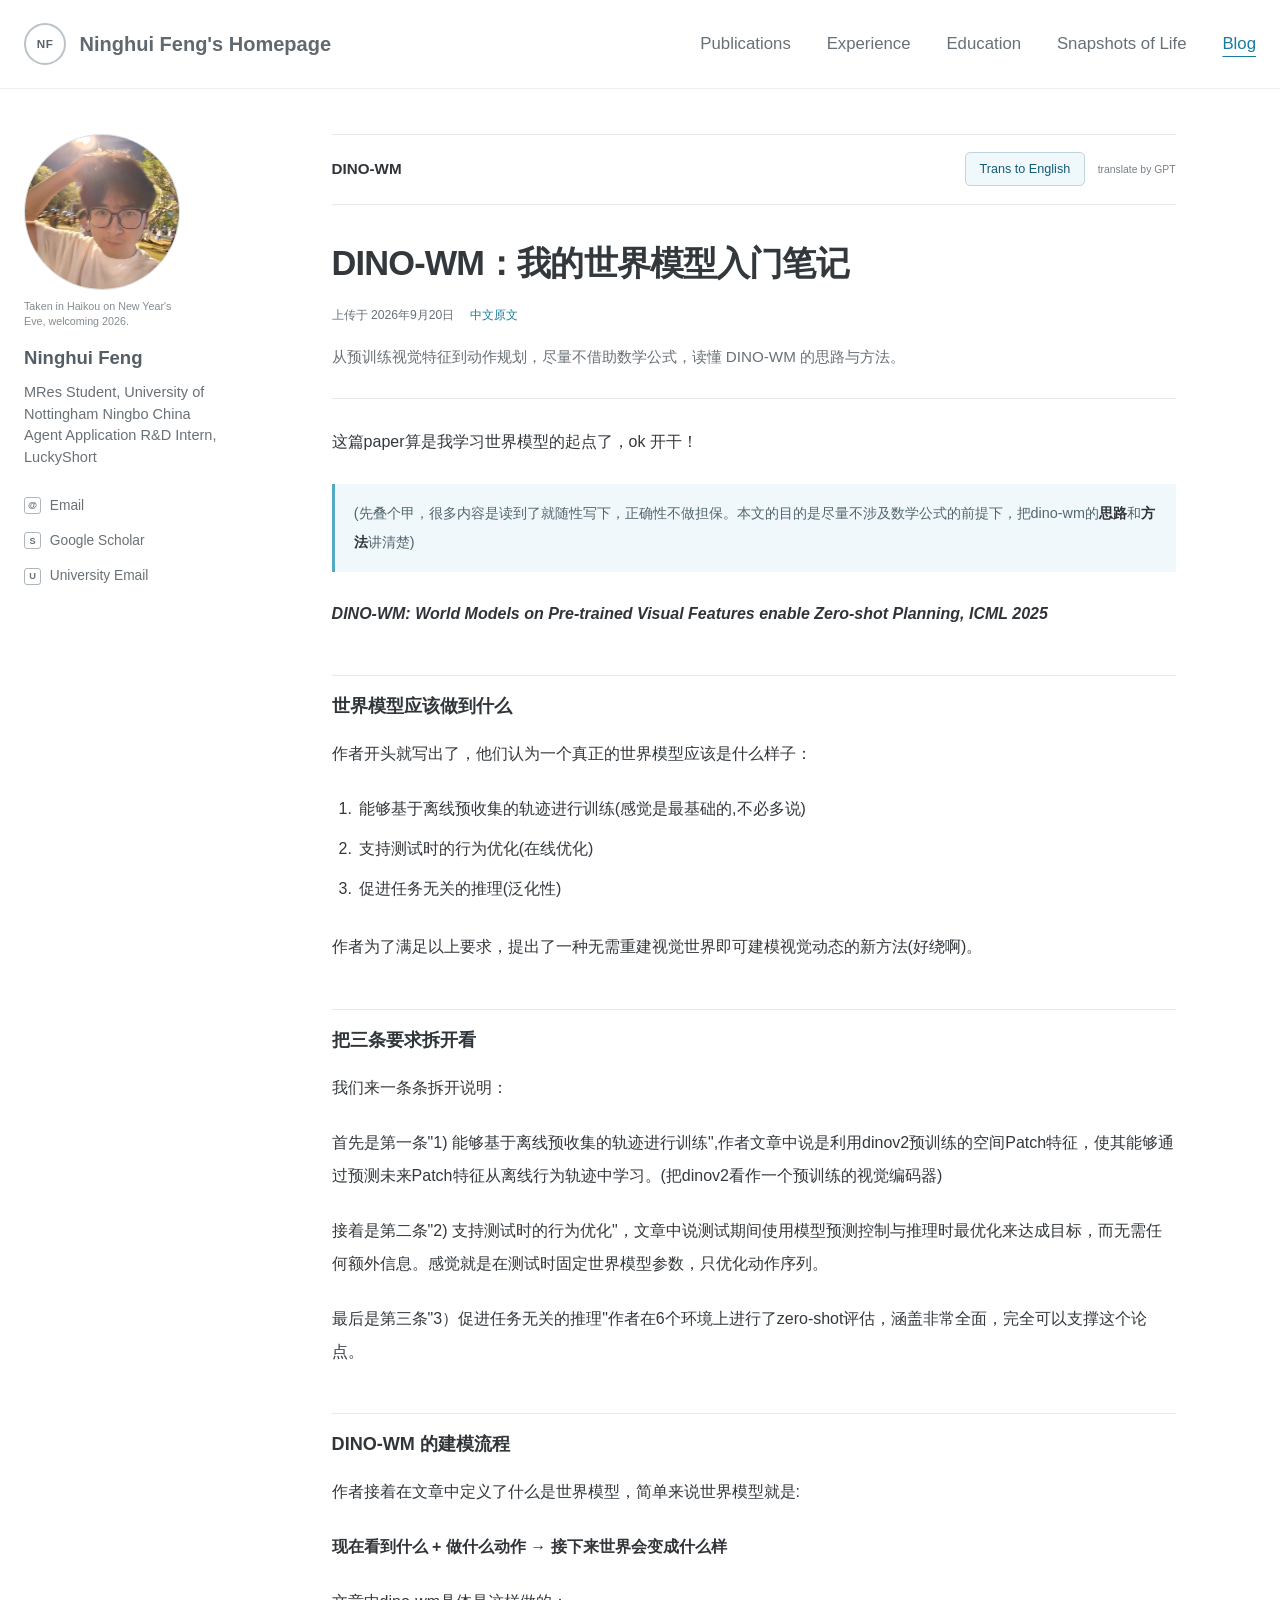
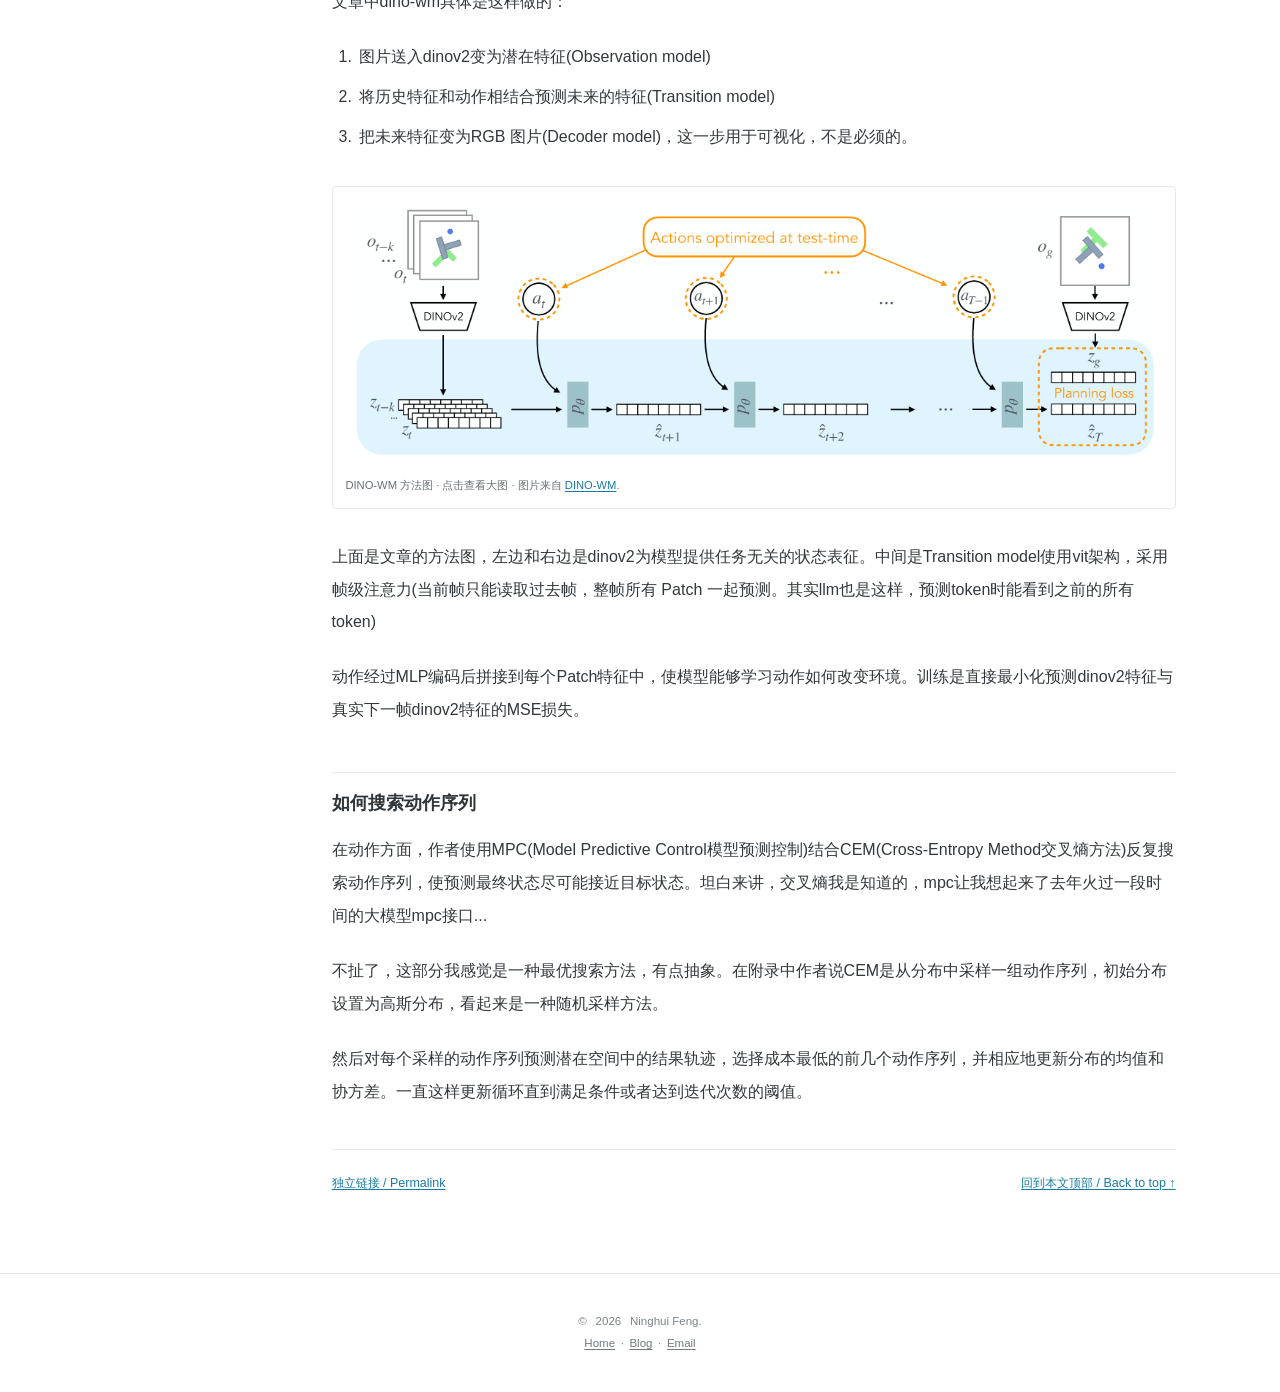
<file: blog/dino-wm/index.html>
<!doctype html>
<html lang="zh-CN">
<head>
    <meta charset="utf-8">
    <meta name="viewport" content="width=device-width, initial-scale=1">
    <meta name="description" content="从预训练视觉特征到动作规划，尽量不借助数学公式，读懂 DINO-WM 的思路与方法。">
    <meta name="author" content="Ninghui Feng">
    <meta name="theme-color" content="#ffffff">
    <title>DINO-WM：我的世界模型入门笔记 · Ninghui Feng</title>
    <link rel="canonical" href="https://feng1201.github.io/blog/dino-wm/">
    <link rel="icon" type="image/x-icon" href="/static/assets/favicon.ico">
    <meta property="og:type" content="article">
    <meta property="og:url" content="https://feng1201.github.io/blog/dino-wm/">
    <meta property="og:title" content="DINO-WM：我的世界模型入门笔记 · Ninghui Feng">
    <meta property="og:description" content="从预训练视觉特征到动作规划，尽量不借助数学公式，读懂 DINO-WM 的思路与方法。">
    <meta property="og:image" content="https://feng1201.github.io/static/assets/img/og-minimal.png">
    <meta name="twitter:card" content="summary_large_image">
    <meta property="article:published_time" content="2026-09-20T15:49:16Z">
    <link rel="stylesheet" href="/static/css/main.css?v=37f4bd85a142">
    <link rel="stylesheet" href="/static/css/blog.css?v=1993c478c3de">
    <script src="/static/js/scripts.js" defer></script>
    <script src="/static/js/blog.js?v=6386c287fc0e" defer></script>
    <script type="application/ld+json">{"@context":"https://schema.org","@type":"BlogPosting","headline":"DINO-WM：我的世界模型入门笔记","datePublished":"2026-09-20T15:49:16Z","inLanguage":"zh-CN","author":{"@type":"Person","name":"Ninghui Feng","url":"https://feng1201.github.io/"},"mainEntityOfPage":"https://feng1201.github.io/blog/dino-wm/"}</script>
</head>
<body>
    <a class="skip-link" href="#main">跳转到正文 / Skip to content</a>
    <header class="site-header">
        <div class="masthead">
            <a class="site-brand" href="/#top" aria-label="Ninghui Feng's homepage">
                <span class="brand-mark" aria-hidden="true">NF</span>
                <span>Ninghui Feng's Homepage</span>
            </a>

            <button class="menu-button" type="button" aria-expanded="false" aria-controls="site-nav" data-menu-button>
                <span class="menu-label">Menu</span>
                <span class="menu-icon" aria-hidden="true"></span>
            </button>

            <nav class="site-nav" id="site-nav" aria-label="Primary navigation" data-menu>
                <a href="/#publications">Publications</a>
                <a href="/#experience">Experience</a>
                <a href="/#education">Education</a>
                <a href="/#snapshots">Snapshots of Life</a>
                <a href="/blog/" aria-current="page">Blog</a>
            </nav>
        </div>
    </header>

    <main class="page-layout blog-page" id="main">
        <aside class="profile" id="top" lang="en">
            <div class="profile-heading">
                <figure class="profile-photo">
                    <img class="avatar" src="/static/assets/img/avatar-haikou.jpg" alt="Portrait of Ninghui Feng in Haikou" width="525" height="720">
                    <figcaption>Taken in Haikou on New Year's Eve, welcoming 2026.</figcaption>
                </figure>
                <div>
                    <h1>Ninghui Feng</h1>
                    <p>MRes Student, University of Nottingham Ningbo China<br>Agent Application R&amp;D Intern, LuckyShort</p>
                </div>
            </div>

            <ul class="profile-links" aria-label="Contact and academic profiles">
                <li>
                    <a href="mailto:feng65501@gmail.com">
                        <span aria-hidden="true">@</span> Email
                    </a>
                </li>
                <li>
                    <a href="https://scholar.google.com/citations?user=YpJ-U1sAAAAJ&hl=en" target="_blank" rel="noopener noreferrer">
                        <span aria-hidden="true">S</span> Google Scholar
                    </a>
                </li>
                <li>
                    <a href="mailto:Ninghui.FENG@nottingham.edu.cn">
                        <span aria-hidden="true">U</span> University Email
                    </a>
                </li>
            </ul>
        </aside>
        <div class="content blog-main"><article class="blog-post" id="dino-wm" data-blog-post="dino-wm" data-section-prefix="">
            <div class="reader-toolbar">
                <span class="reader-label">DINO-WM</span>
                <div class="language-control"><button class="language-button" type="button" data-language-toggle aria-controls="post-zh post-en" aria-pressed="false" hidden>Trans to English</button><small class="translation-credit">translate by GPT</small></div>
            </div>
            <span class="screen-reader-only" role="status" aria-live="polite" data-language-status></span>
            <header class="post-heading" data-post-heading data-language="zh" lang="zh-CN">
                <h1>DINO-WM：我的世界模型入门笔记</h1>
                <div class="post-meta"><span>上传于 <time datetime="2026-09-20T15:49:16Z" title="First uploaded: 2026-09-20T15:49:16Z">2026年9月20日</time></span><span class="tag">中文原文</span></div>
                <p class="post-deck">从预训练视觉特征到动作规划，尽量不借助数学公式，读懂 DINO-WM 的思路与方法。</p>
            </header>
<header class="post-heading" data-post-heading data-language="en" lang="en" hidden>
                <h1>DINO-WM: My first notes on world models</h1>
                <div class="post-meta"><span>Published <time datetime="2026-09-20T15:49:16Z" title="First uploaded: 2026-09-20T15:49:16Z">September 20, 2026</time></span><span class="tag">English translation</span></div>
                <p class="post-deck">From pretrained visual features to action planning: making sense of DINO-WM, with as little math as possible.</p>
            </header>
            <noscript><p class="note">当前显示中文原文。启用 JavaScript 可切换英文，或直接阅读 <a href="/blog/content/dino-wm.en.md">English translation</a>。</p></noscript>
            <div class="post-prose" id="post-zh" data-language="zh" lang="zh-CN"><p>这篇paper算是我学习世界模型的起点了，ok 开干！</p>
<blockquote>
<p>(先叠个甲，很多内容是读到了就随性写下，正确性不做担保。本文的目的是尽量不涉及数学公式的前提下，把dino-wm的<strong>思路</strong>和<strong>方法</strong>讲清楚)</p>
</blockquote>
<p><em><strong>DINO-WM: World Models on Pre-trained Visual Features enable Zero-shot Planning, ICML 2025</strong></em></p>
<h2 id="zh-section-1">世界模型应该做到什么</h2>
<p>作者开头就写出了，他们认为一个真正的世界模型应该是什么样子：</p>
<ol>
<li>能够基于离线预收集的轨迹进行训练(感觉是最基础的,不必多说)</li>
<li>支持测试时的行为优化(在线优化)</li>
<li>促进任务无关的推理(泛化性)</li>
</ol>
<p>作者为了满足以上要求，提出了一种无需重建视觉世界即可建模视觉动态的新方法(好绕啊)。</p>
<h2 id="zh-section-2">把三条要求拆开看</h2>
<p>我们来一条条拆开说明：</p>
<p>首先是第一条&quot;1) 能够基于离线预收集的轨迹进行训练&quot;,作者文章中说是利用dinov2预训练的空间Patch特征，使其能够通过预测未来Patch特征从离线行为轨迹中学习。(把dinov2看作一个预训练的视觉编码器)</p>
<p>接着是第二条&quot;2) 支持测试时的行为优化&quot;，文章中说测试期间使用模型预测控制与推理时最优化来达成目标，而无需任何额外信息。感觉就是在测试时固定世界模型参数，只优化动作序列。</p>
<p>最后是第三条&quot;3）促进任务无关的推理&quot;作者在6个环境上进行了zero-shot评估，涵盖非常全面，完全可以支撑这个论点。</p>
<h2 id="zh-section-3">DINO-WM 的建模流程</h2>
<p>作者接着在文章中定义了什么是世界模型，简单来说世界模型就是:</p>
<p><strong>现在看到什么 + 做什么动作 → 接下来世界会变成什么样</strong></p>
<p>文章中dino-wm具体是这样做的：  </p>
<ol>
<li>图片送入dinov2变为潜在特征(Observation model)  </li>
<li>将历史特征和动作相结合预测未来的特征(Transition model)  </li>
<li>把未来特征变为RGB 图片(Decoder model)，这一步用于可视化，不是必须的。</li>
</ol>
<figure><a href="/static/assets/blog/dino-wm-architecture.png" target="_blank" rel="noopener noreferrer"><img src="/static/assets/blog/dino-wm-architecture.png" alt="DINO-WM 方法图：视觉编码器、动作条件转移模型与可选解码器。" width="2232" height="723" loading="lazy" decoding="async"></a><figcaption>DINO-WM 方法图 · 点击查看大图 · 图片来自 <a href="https://proceedings.mlr.press/v267/zhou25t.html">DINO-WM</a>.</figcaption></figure>
<p>上面是文章的方法图，左边和右边是dinov2为模型提供任务无关的状态表征。中间是Transition model使用vit架构，采用帧级注意力(当前帧只能读取过去帧，整帧所有 Patch 一起预测。其实llm也是这样，预测token时能看到之前的所有token)</p>
<p>动作经过MLP编码后拼接到每个Patch特征中，使模型能够学习动作如何改变环境。训练是直接最小化预测dinov2特征与真实下一帧dinov2特征的MSE损失。</p>
<h2 id="zh-section-4">如何搜索动作序列</h2>
<p>在动作方面，作者使用MPC(Model Predictive Control模型预测控制)结合CEM(Cross-Entropy Method交叉熵方法)反复搜索动作序列，使预测最终状态尽可能接近目标状态。坦白来讲，交叉熵我是知道的，mpc让我想起来了去年火过一段时间的大模型mpc接口...</p>
<p>不扯了，这部分我感觉是一种最优搜索方法，有点抽象。在附录中作者说CEM是从分布中采样一组动作序列，初始分布设置为高斯分布，看起来是一种随机采样方法。</p>
<p>然后对每个采样的动作序列预测潜在空间中的结果轨迹，选择成本最低的前几个动作序列，并相应地更新分布的均值和协方差。一直这样更新循环直到满足条件或者达到迭代次数的阈值。</p>
</div>
<div class="post-prose" id="post-en" data-language="en" lang="en" hidden><p>This paper marks the start of my journey into world models. Okay, let&#39;s get into it!</p>
<blockquote>
<p>A quick disclaimer: much of this was written spontaneously as I read, so I can&#39;t guarantee that everything is correct. My aim is to explain the <strong>ideas</strong> and <strong>methods</strong> behind DINO-WM with as little math as possible.</p>
</blockquote>
<p><em><strong>DINO-WM: World Models on Pre-trained Visual Features enable Zero-shot Planning, ICML 2025</strong></em></p>
<h2 id="en-section-1">What should a world model be able to do?</h2>
<p>The authors begin by laying out what they believe a real world model should be able to do:</p>
<ol>
<li>Train on trajectories collected offline. This feels like the most basic requirement, so there isn&#39;t much to add.</li>
<li>Support action optimization at test time, i.e., online optimization.</li>
<li>Enable task-agnostic reasoning, i.e., generalization.</li>
</ol>
<p>To meet these requirements, they propose a new way to model visual dynamics without reconstructing the visual world. Quite a mouthful!</p>
<h2 id="en-section-2">Unpacking the three requirements</h2>
<p>Let&#39;s go through them one by one.</p>
<p>First, <strong>training on trajectories collected offline</strong>. The paper uses spatial patch features from a pretrained DINOv2 model to learn from offline action trajectories by predicting future patch features. Think of DINOv2 as a pretrained visual encoder.</p>
<p>Second, <strong>supporting action optimization at test time</strong>. The paper says it uses model predictive control and inference-time optimization to reach a goal without any extra information. My understanding is that the world model&#39;s parameters stay fixed during testing, and only the action sequence is optimized.</p>
<p>Finally, <strong>enabling task-agnostic reasoning</strong>. The authors conduct zero-shot evaluations in six environments. The coverage is very broad, and I think it supports this claim well.</p>
<h2 id="en-section-3">How DINO-WM works</h2>
<p>The authors then define what a world model is. Put simply:</p>
<p><strong>What I see now + the action I take → what the world will look like next.</strong></p>
<p>Here is how DINO-WM does this:</p>
<ol>
<li>Feed an image into DINOv2 to obtain latent features — the observation model.</li>
<li>Combine past features with actions to predict future features — the transition model.</li>
<li>Turn future features into RGB images — the decoder model. This step is for visualization and is not required.</li>
</ol>
<figure><a href="/static/assets/blog/dino-wm-architecture.png" target="_blank" rel="noopener noreferrer"><img src="/static/assets/blog/dino-wm-architecture.png" alt="DINO-WM architecture: a visual encoder, an action-conditioned transition model, and an optional decoder." width="2232" height="723" loading="lazy" decoding="async"></a><figcaption>DINO-WM architecture · Open full-size image · Figure from <a href="https://proceedings.mlr.press/v267/zhou25t.html">DINO-WM</a>.</figcaption></figure>
<p>The figure above shows the method. On the left and right, DINOv2 provides task-agnostic state representations. In the middle, the transition model uses a Vision Transformer (ViT) architecture with frame-level attention: the current frame can only read past frames, and all patches in a frame are predicted together. In a sense, large language models do something similar — when predicting a token, they can see all the preceding tokens.</p>
<p>Actions are encoded by a multilayer perceptron (MLP) and concatenated with each patch feature, allowing the model to learn how actions change the environment. Training directly minimizes the mean squared error (MSE) between the predicted DINOv2 features and the actual DINOv2 features of the next frame.</p>
<h2 id="en-section-4">Searching for an action sequence</h2>
<p>For actions, the authors combine model predictive control (MPC) with the cross-entropy method (CEM), repeatedly searching for action sequences so that the predicted final state is as close to the goal state as possible. To be honest, I know cross-entropy, but “MPC” reminds me of those “MPC” interfaces for large language models that were popular for a while last year…</p>
<p>Anyway, this part feels like an optimal-search method to me, and it is a little abstract. In the appendix, the authors explain that CEM samples a set of action sequences from a distribution, initially a Gaussian. So it looks like a random-sampling method.</p>
<p>For each sampled action sequence, the model then predicts the resulting trajectory in latent space. The lowest-cost sequences are selected, and the distribution&#39;s mean and covariance are updated accordingly. This loop continues until the stopping condition is met or the iteration limit is reached.</p>
</div>
            <footer class="post-end"><a href="/blog/dino-wm/">独立链接 / Permalink</a><a href="#dino-wm">回到本文顶部 / Back to top ↑</a></footer>
        </article></div>
    </main>
    <footer class="site-footer"><div>
        <p>© <span data-year>2026</span> Ninghui Feng.</p>
        <p><a href="/">Home</a><span>·</span><a href="/blog/">Blog</a><span>·</span><a href="mailto:feng65501@gmail.com">Email</a></p>
    </div></footer>
</body>
</html>
</file>
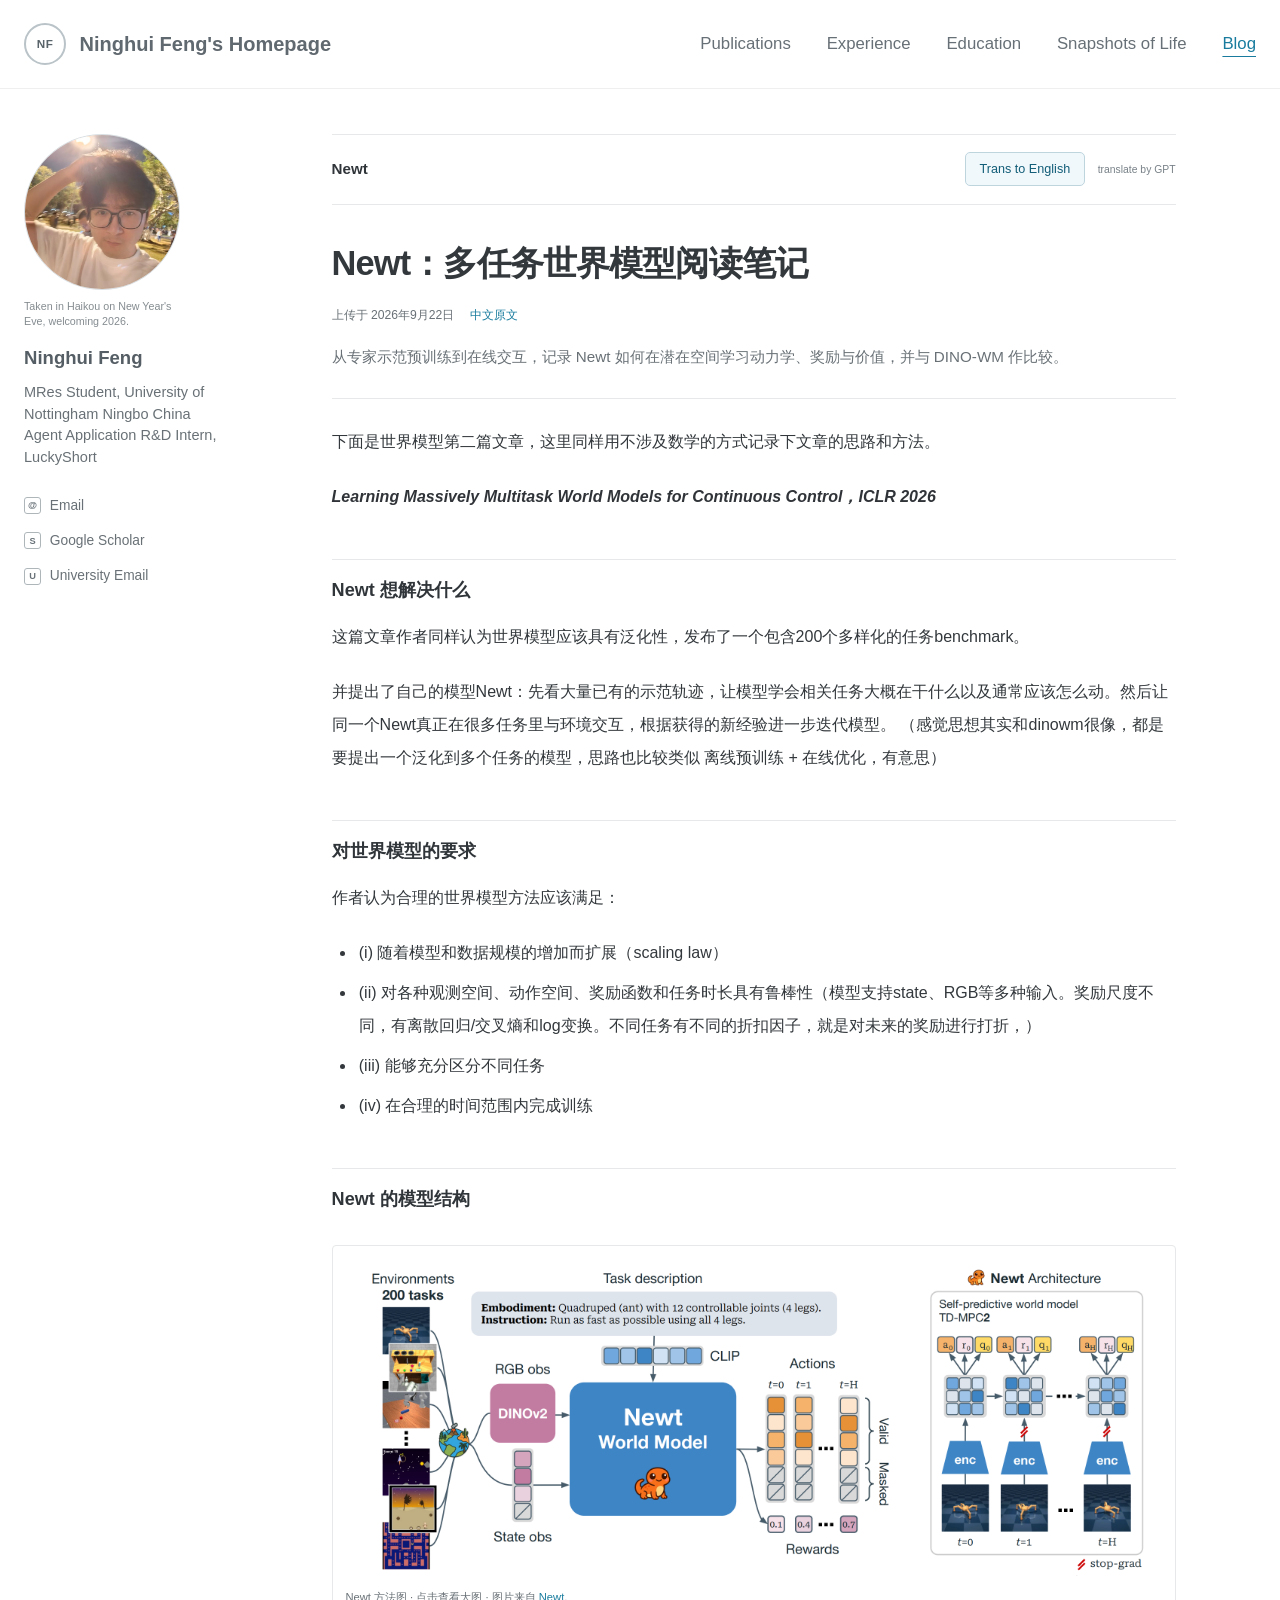
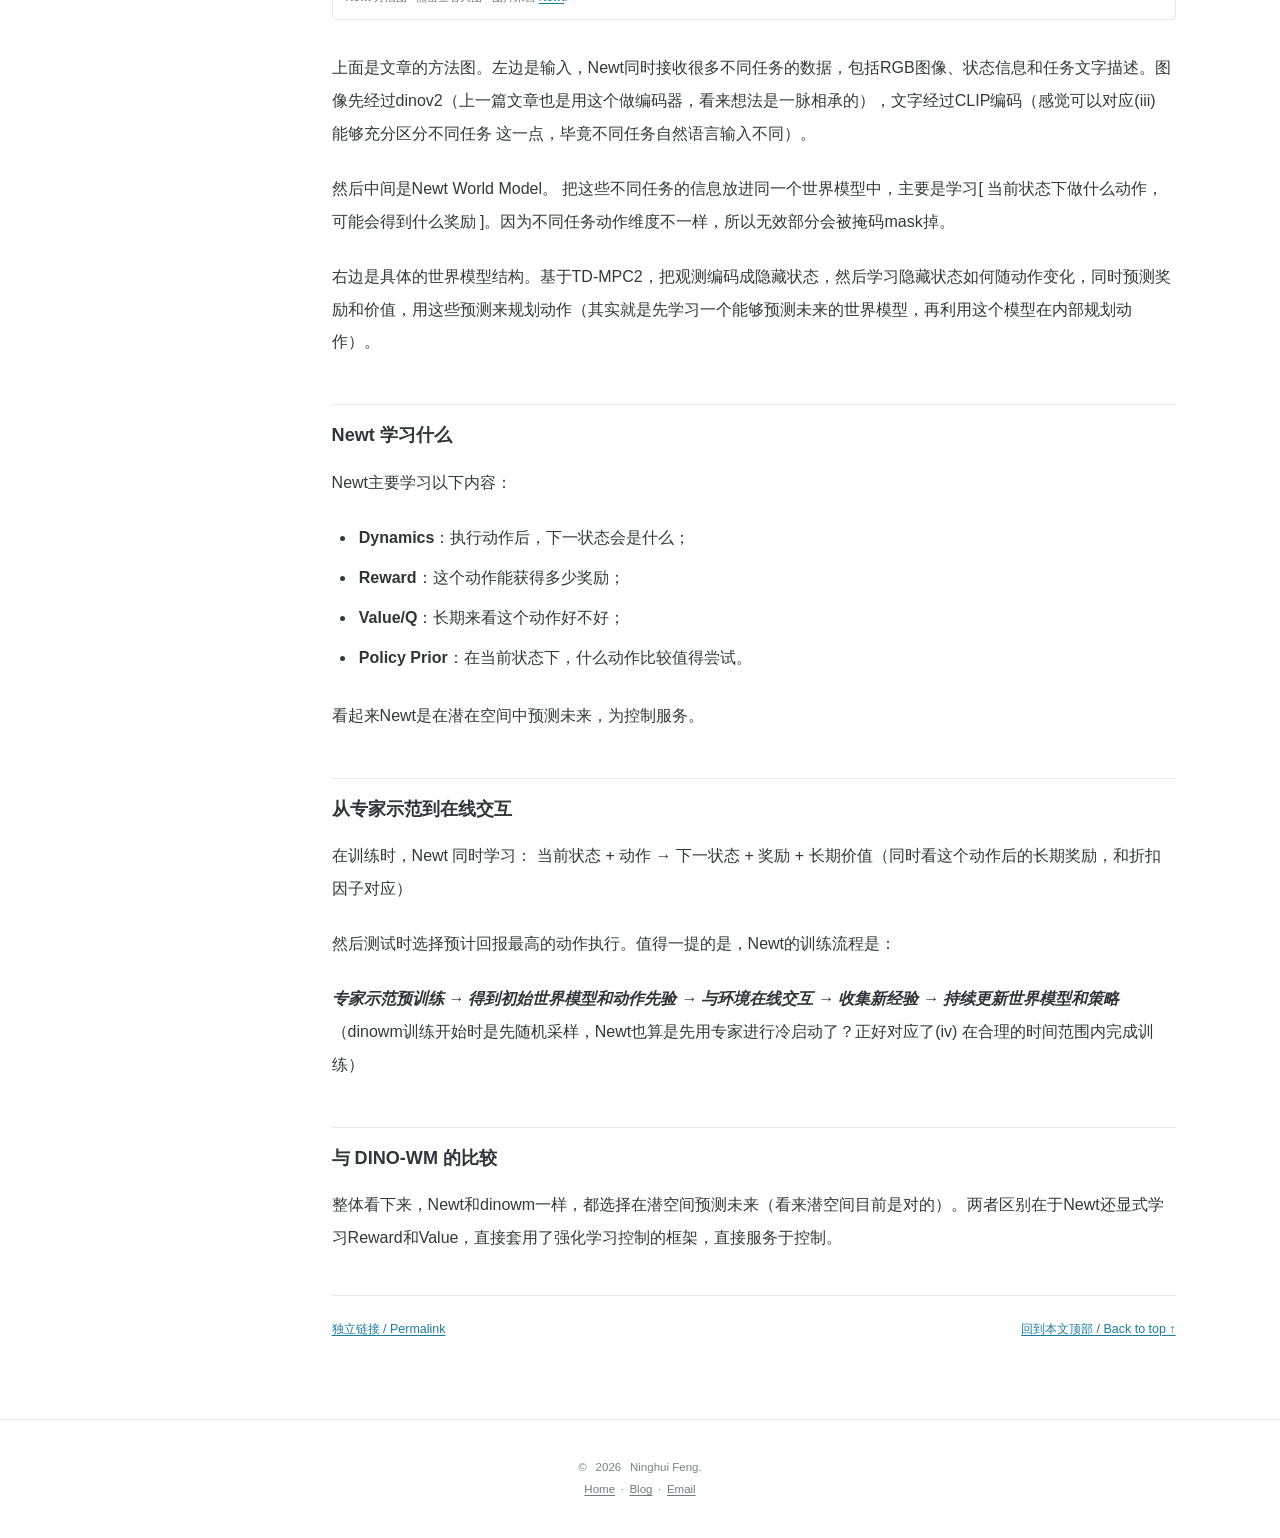
<file: blog/newt/index.html>
<!doctype html>
<html lang="zh-CN">
<head>
    <meta charset="utf-8">
    <meta name="viewport" content="width=device-width, initial-scale=1">
    <meta name="description" content="从专家示范预训练到在线交互，记录 Newt 如何在潜在空间学习动力学、奖励与价值，并与 DINO-WM 作比较。">
    <meta name="author" content="Ninghui Feng">
    <meta name="theme-color" content="#ffffff">
    <title>Newt：多任务世界模型阅读笔记 · Ninghui Feng</title>
    <link rel="canonical" href="https://feng1201.github.io/blog/newt/">
    <link rel="icon" type="image/x-icon" href="/static/assets/favicon.ico">
    <meta property="og:type" content="article">
    <meta property="og:url" content="https://feng1201.github.io/blog/newt/">
    <meta property="og:title" content="Newt：多任务世界模型阅读笔记 · Ninghui Feng">
    <meta property="og:description" content="从专家示范预训练到在线交互，记录 Newt 如何在潜在空间学习动力学、奖励与价值，并与 DINO-WM 作比较。">
    <meta property="og:image" content="https://feng1201.github.io/static/assets/img/og-minimal.png">
    <meta name="twitter:card" content="summary_large_image">
    <meta property="article:published_time" content="2026-09-21T16:07:29Z">
    <link rel="stylesheet" href="/static/css/main.css?v=37f4bd85a142">
    <link rel="stylesheet" href="/static/css/blog.css?v=1993c478c3de">
    <script src="/static/js/scripts.js" defer></script>
    <script src="/static/js/blog.js?v=6386c287fc0e" defer></script>
    <script type="application/ld+json">{"@context":"https://schema.org","@type":"BlogPosting","headline":"Newt：多任务世界模型阅读笔记","datePublished":"2026-09-21T16:07:29Z","inLanguage":"zh-CN","author":{"@type":"Person","name":"Ninghui Feng","url":"https://feng1201.github.io/"},"mainEntityOfPage":"https://feng1201.github.io/blog/newt/"}</script>
</head>
<body>
    <a class="skip-link" href="#main">跳转到正文 / Skip to content</a>
    <header class="site-header">
        <div class="masthead">
            <a class="site-brand" href="/#top" aria-label="Ninghui Feng's homepage">
                <span class="brand-mark" aria-hidden="true">NF</span>
                <span>Ninghui Feng's Homepage</span>
            </a>

            <button class="menu-button" type="button" aria-expanded="false" aria-controls="site-nav" data-menu-button>
                <span class="menu-label">Menu</span>
                <span class="menu-icon" aria-hidden="true"></span>
            </button>

            <nav class="site-nav" id="site-nav" aria-label="Primary navigation" data-menu>
                <a href="/#publications">Publications</a>
                <a href="/#experience">Experience</a>
                <a href="/#education">Education</a>
                <a href="/#snapshots">Snapshots of Life</a>
                <a href="/blog/" aria-current="page">Blog</a>
            </nav>
        </div>
    </header>

    <main class="page-layout blog-page" id="main">
        <aside class="profile" id="top" lang="en">
            <div class="profile-heading">
                <figure class="profile-photo">
                    <img class="avatar" src="/static/assets/img/avatar-haikou.jpg" alt="Portrait of Ninghui Feng in Haikou" width="525" height="720">
                    <figcaption>Taken in Haikou on New Year's Eve, welcoming 2026.</figcaption>
                </figure>
                <div>
                    <h1>Ninghui Feng</h1>
                    <p>MRes Student, University of Nottingham Ningbo China<br>Agent Application R&amp;D Intern, LuckyShort</p>
                </div>
            </div>

            <ul class="profile-links" aria-label="Contact and academic profiles">
                <li>
                    <a href="mailto:feng65501@gmail.com">
                        <span aria-hidden="true">@</span> Email
                    </a>
                </li>
                <li>
                    <a href="https://scholar.google.com/citations?user=YpJ-U1sAAAAJ&hl=en" target="_blank" rel="noopener noreferrer">
                        <span aria-hidden="true">S</span> Google Scholar
                    </a>
                </li>
                <li>
                    <a href="mailto:Ninghui.FENG@nottingham.edu.cn">
                        <span aria-hidden="true">U</span> University Email
                    </a>
                </li>
            </ul>
        </aside>
        <div class="content blog-main"><article class="blog-post" id="newt" data-blog-post="newt" data-section-prefix="newt-">
            <div class="reader-toolbar">
                <span class="reader-label">Newt</span>
                <div class="language-control"><button class="language-button" type="button" data-language-toggle aria-controls="newt-post-zh newt-post-en" aria-pressed="false" hidden>Trans to English</button><small class="translation-credit">translate by GPT</small></div>
            </div>
            <span class="screen-reader-only" role="status" aria-live="polite" data-language-status></span>
            <header class="post-heading" data-post-heading data-language="zh" lang="zh-CN">
                <h1>Newt：多任务世界模型阅读笔记</h1>
                <div class="post-meta"><span>上传于 <time datetime="2026-09-21T16:07:29Z" title="First uploaded: 2026-09-21T16:07:29Z">2026年9月22日</time></span><span class="tag">中文原文</span></div>
                <p class="post-deck">从专家示范预训练到在线交互，记录 Newt 如何在潜在空间学习动力学、奖励与价值，并与 DINO-WM 作比较。</p>
            </header>
<header class="post-heading" data-post-heading data-language="en" lang="en" hidden>
                <h1>Newt: Reading notes on multitask world models</h1>
                <div class="post-meta"><span>Published <time datetime="2026-09-21T16:07:29Z" title="First uploaded: 2026-09-21T16:07:29Z">September 22, 2026</time></span><span class="tag">English translation</span></div>
                <p class="post-deck">From demonstration pretraining to online interaction: how Newt learns latent dynamics, rewards, and values, and how it compares with DINO-WM.</p>
            </header>
            <noscript><p class="note">当前显示中文原文。启用 JavaScript 可切换英文，或直接阅读 <a href="/blog/content/newt.en.md">English translation</a>。</p></noscript>
            <div class="post-prose" id="newt-post-zh" data-language="zh" lang="zh-CN"><p>下面是世界模型第二篇文章，这里同样用不涉及数学的方式记录下文章的思路和方法。</p>
<p><em><strong>Learning Massively Multitask World Models for Continuous Control，ICLR 2026</strong></em></p>
<h2 id="newt-zh-section-1">Newt 想解决什么</h2>
<p>这篇文章作者同样认为世界模型应该具有泛化性，发布了一个包含200个多样化的任务benchmark。</p>
<p>并提出了自己的模型Newt：先看大量已有的示范轨迹，让模型学会相关任务大概在干什么以及通常应该怎么动。然后让同一个Newt真正在很多任务里与环境交互，根据获得的新经验进一步迭代模型。
（感觉思想其实和dinowm很像，都是要提出一个泛化到多个任务的模型，思路也比较类似 离线预训练 + 在线优化，有意思）</p>
<h2 id="newt-zh-section-2">对世界模型的要求</h2>
<p>作者认为合理的世界模型方法应该满足：</p>
<ul>
<li>(i) 随着模型和数据规模的增加而扩展（scaling law）</li>
<li>(ii) 对各种观测空间、动作空间、奖励函数和任务时长具有鲁棒性（模型支持state、RGB等多种输入。奖励尺度不同，有离散回归/交叉熵和log变换。不同任务有不同的折扣因子，就是对未来的奖励进行打折，）</li>
<li>(iii) 能够充分区分不同任务</li>
<li>(iv) 在合理的时间范围内完成训练</li>
</ul>
<h2 id="newt-zh-section-3">Newt 的模型结构</h2>
<figure><a href="/static/assets/blog/newt-architecture.png" target="_blank" rel="noopener noreferrer"><img src="/static/assets/blog/newt-architecture.png" alt="Newt 方法图：多任务输入、共享世界模型和基于 TD-MPC2 的控制结构。" width="2168" height="842" loading="lazy" decoding="async"></a><figcaption>Newt 方法图 · 点击查看大图 · 图片来自 <a href="https://arxiv.org/abs/2511.19584">Newt</a>.</figcaption></figure>
<p>上面是文章的方法图。左边是输入，Newt同时接收很多不同任务的数据，包括RGB图像、状态信息和任务文字描述。图像先经过dinov2（上一篇文章也是用这个做编码器，看来想法是一脉相承的），文字经过CLIP编码（感觉可以对应(iii) 能够充分区分不同任务 这一点，毕竟不同任务自然语言输入不同）。</p>
<p>然后中间是Newt World Model。 把这些不同任务的信息放进同一个世界模型中，主要是学习[ 当前状态下做什么动作，可能会得到什么奖励 ]。因为不同任务动作维度不一样，所以无效部分会被掩码mask掉。</p>
<p>右边是具体的世界模型结构。基于TD-MPC2，把观测编码成隐藏状态，然后学习隐藏状态如何随动作变化，同时预测奖励和价值，用这些预测来规划动作（其实就是先学习一个能够预测未来的世界模型，再利用这个模型在内部规划动作）。</p>
<h2 id="newt-zh-section-4">Newt 学习什么</h2>
<p>Newt主要学习以下内容：</p>
<ul>
<li><strong>Dynamics</strong>：执行动作后，下一状态会是什么；</li>
<li><strong>Reward</strong>：这个动作能获得多少奖励；</li>
<li><strong>Value/Q</strong>：长期来看这个动作好不好；</li>
<li><strong>Policy Prior</strong>：在当前状态下，什么动作比较值得尝试。</li>
</ul>
<p>看起来Newt是在潜在空间中预测未来，为控制服务。</p>
<h2 id="newt-zh-section-5">从专家示范到在线交互</h2>
<p>在训练时，Newt 同时学习：
当前状态 + 动作 → 下一状态 + 奖励 + 长期价值（同时看这个动作后的长期奖励，和折扣因子对应）</p>
<p>然后测试时选择预计回报最高的动作执行。值得一提的是，Newt的训练流程是：</p>
<p><em><strong>专家示范预训练 → 得到初始世界模型和动作先验 → 与环境在线交互 → 收集新经验 → 持续更新世界模型和策略</strong></em>
（dinowm训练开始时是先随机采样，Newt也算是先用专家进行冷启动了？正好对应了(iv) 在合理的时间范围内完成训练）</p>
<h2 id="newt-zh-section-6">与 DINO-WM 的比较</h2>
<p>整体看下来，Newt和dinowm一样，都选择在潜空间预测未来（看来潜空间目前是对的）。两者区别在于Newt还显式学习Reward和Value，直接套用了强化学习控制的框架，直接服务于控制。</p>
</div>
<div class="post-prose" id="newt-post-en" data-language="en" lang="en" hidden><p>This is the second paper in my world-model reading notes. Once again, I am recording its ideas and methods without getting into the math.</p>
<p><em><strong>Learning Massively Multitask World Models for Continuous Control, ICLR 2026</strong></em></p>
<h2 id="newt-en-section-1">What Newt aims to solve</h2>
<p>The authors also believe that world models should generalize, and they introduce a benchmark containing 200 diverse tasks.</p>
<p>They propose their own model, Newt: first, it looks at a large collection of existing demonstration trajectories to learn roughly what the tasks involve and how to act. The same Newt model then interacts with environments across many tasks, using the new experience to keep improving.</p>
<p>(To me, the idea feels quite similar to DINO-WM: both aim to build a model that generalizes across tasks, and the recipe looks similar too — offline pretraining followed by online optimization. Interesting.)</p>
<h2 id="newt-en-section-2">Requirements for a world model</h2>
<p>The authors argue that a reasonable world-model approach should:</p>
<ul>
<li>(i) Scale as the model and dataset grow — scaling laws.</li>
<li>(ii) Be robust to different observation spaces, action spaces, reward functions, and task horizons. The model supports inputs such as state information and RGB images. Different reward scales are handled with discrete regression/cross-entropy and logarithmic transformations. Different tasks have different discount factors, which discount future rewards.</li>
<li>(iii) Distinguish sufficiently between different tasks.</li>
<li>(iv) Finish training within a reasonable amount of time.</li>
</ul>
<h2 id="newt-en-section-3">Newt&#39;s model architecture</h2>
<figure><a href="/static/assets/blog/newt-architecture.png" target="_blank" rel="noopener noreferrer"><img src="/static/assets/blog/newt-architecture.png" alt="Newt architecture: multitask inputs, a shared world model, and a TD-MPC2-based control architecture." width="2168" height="842" loading="lazy" decoding="async"></a><figcaption>Newt architecture · Open full-size image · Figure from <a href="https://arxiv.org/abs/2511.19584">Newt</a>.</figcaption></figure>
<p>The figure above shows the method. On the left are the inputs: Newt receives data from many different tasks, including RGB images, state information, and textual task descriptions. Images first go through DINOv2 — the previous paper used it as an encoder too, so the ideas seem to follow a similar line. Text is encoded with CLIP. I feel this corresponds to requirement (iii), distinguishing between tasks, since different tasks have different natural-language inputs.</p>
<p>In the middle is the Newt World Model. Information from these different tasks goes into one shared world model, which mainly learns <strong>what reward might result from taking a particular action in the current state</strong>. Because different tasks have different action dimensions, invalid components are masked out.</p>
<p>On the right is the specific world-model architecture. Based on TD-MPC2, it encodes observations into hidden states, learns how those hidden states change with actions, and predicts rewards and values. These predictions are then used to plan actions. In other words, it first learns a world model that can predict the future, then uses that model to plan internally.</p>
<h2 id="newt-en-section-4">What Newt learns</h2>
<p>Newt mainly learns the following:</p>
<ul>
<li><strong>Dynamics</strong>: what the next state will be after an action is taken.</li>
<li><strong>Reward</strong>: how much reward the action will produce.</li>
<li><strong>Value/Q</strong>: whether the action is good in the long run.</li>
<li><strong>Policy Prior</strong>: which actions are worth trying in the current state.</li>
</ul>
<p>It looks like Newt predicts the future in latent space to support control.</p>
<h2 id="newt-en-section-5">From expert demonstrations to online interaction</h2>
<p>During training, Newt learns these together:</p>
<p><strong>Current state + action → next state + reward + long-term value.</strong></p>
<p>It also considers the long-term reward after the action, which ties back to the discount factor.</p>
<p>At test time, it chooses the action with the highest predicted return. One point worth noting is Newt&#39;s training pipeline:</p>
<p><em><strong>Pretrain on expert demonstrations → obtain an initial world model and action prior → interact with environments online → collect new experience → continually update the world model and policy.</strong></em></p>
<p>(DINO-WM starts with random sampling when training begins; could Newt be viewed as using experts for a warm start? That would fit requirement (iv): training within a reasonable amount of time.)</p>
<h2 id="newt-en-section-6">Comparing Newt with DINO-WM</h2>
<p>Overall, Newt, like DINO-WM, chooses to predict the future in latent space. It seems latent space is the right direction for now. The difference is that Newt also explicitly learns rewards and values, directly adopting a reinforcement-learning control framework to serve control tasks.</p>
</div>
            <footer class="post-end"><a href="/blog/newt/">独立链接 / Permalink</a><a href="#newt">回到本文顶部 / Back to top ↑</a></footer>
        </article></div>
    </main>
    <footer class="site-footer"><div>
        <p>© <span data-year>2026</span> Ninghui Feng.</p>
        <p><a href="/">Home</a><span>·</span><a href="/blog/">Blog</a><span>·</span><a href="mailto:feng65501@gmail.com">Email</a></p>
    </div></footer>
</body>
</html>
</file>
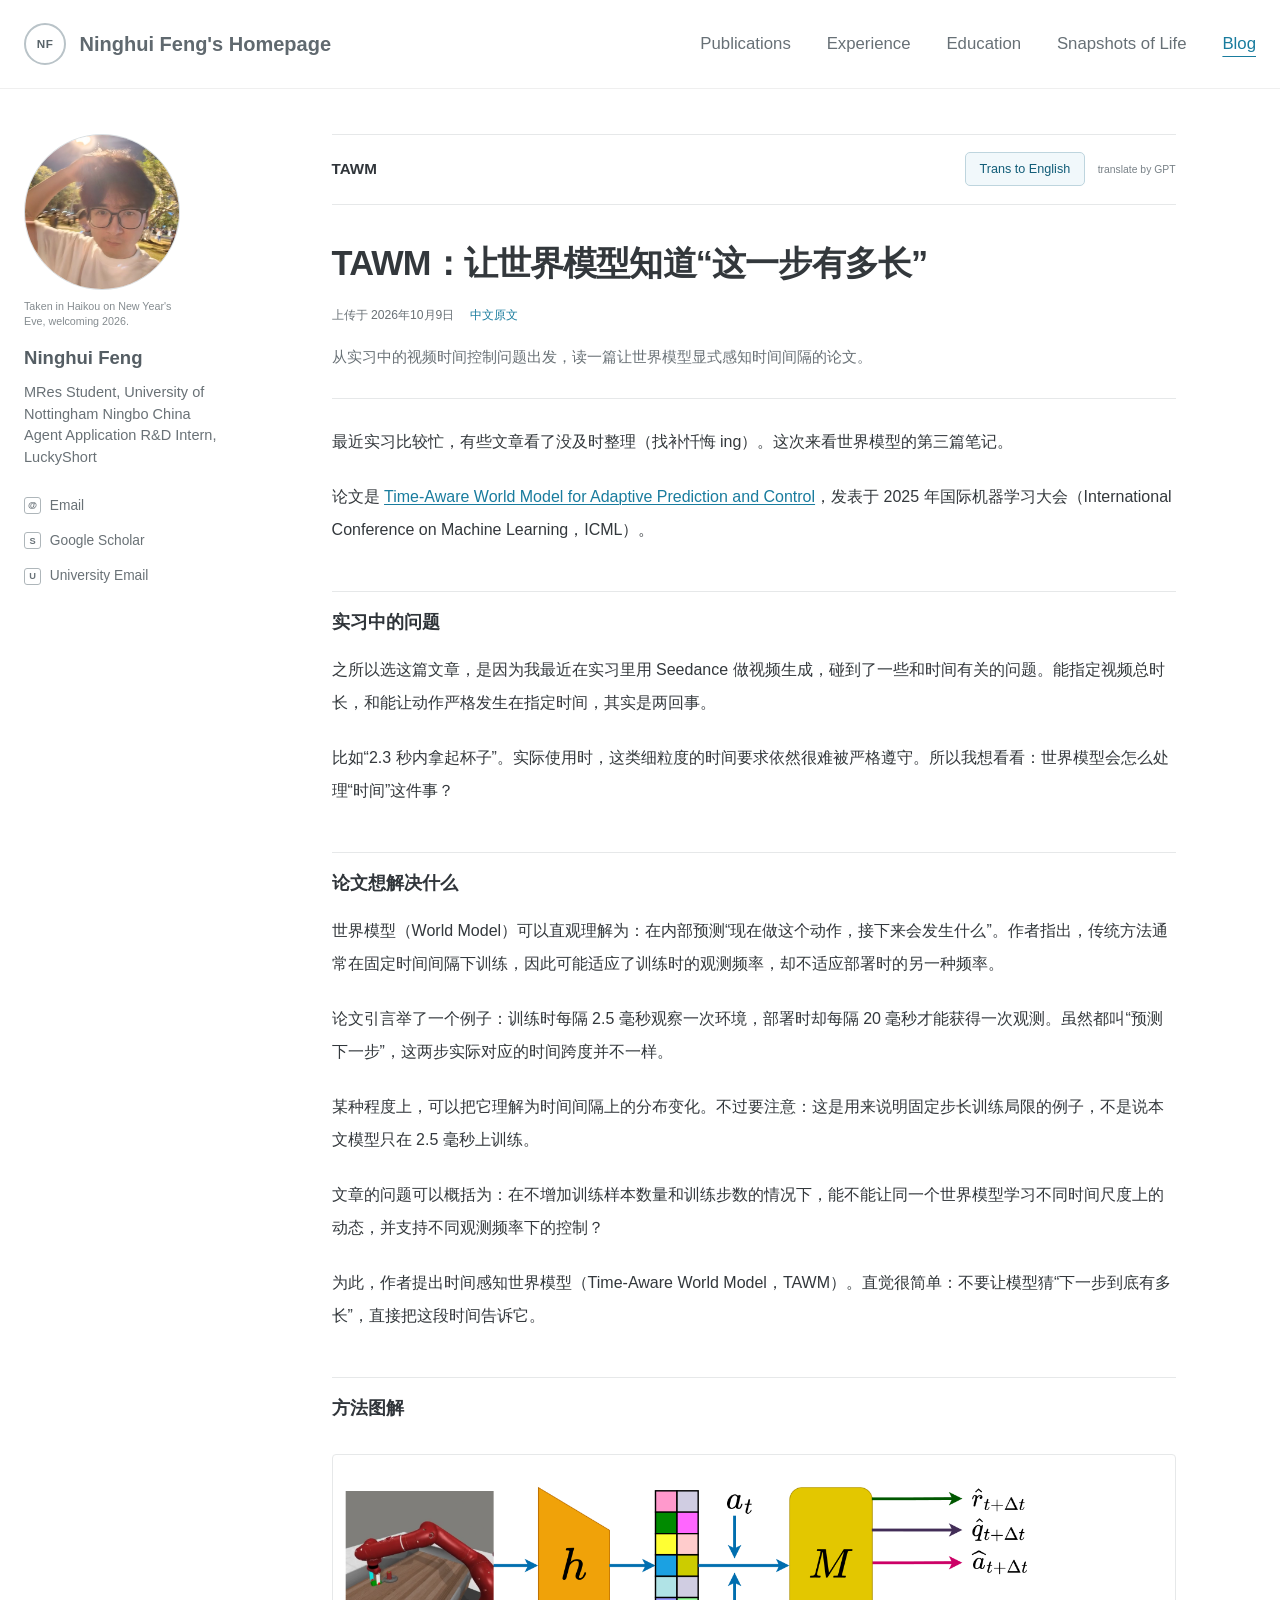
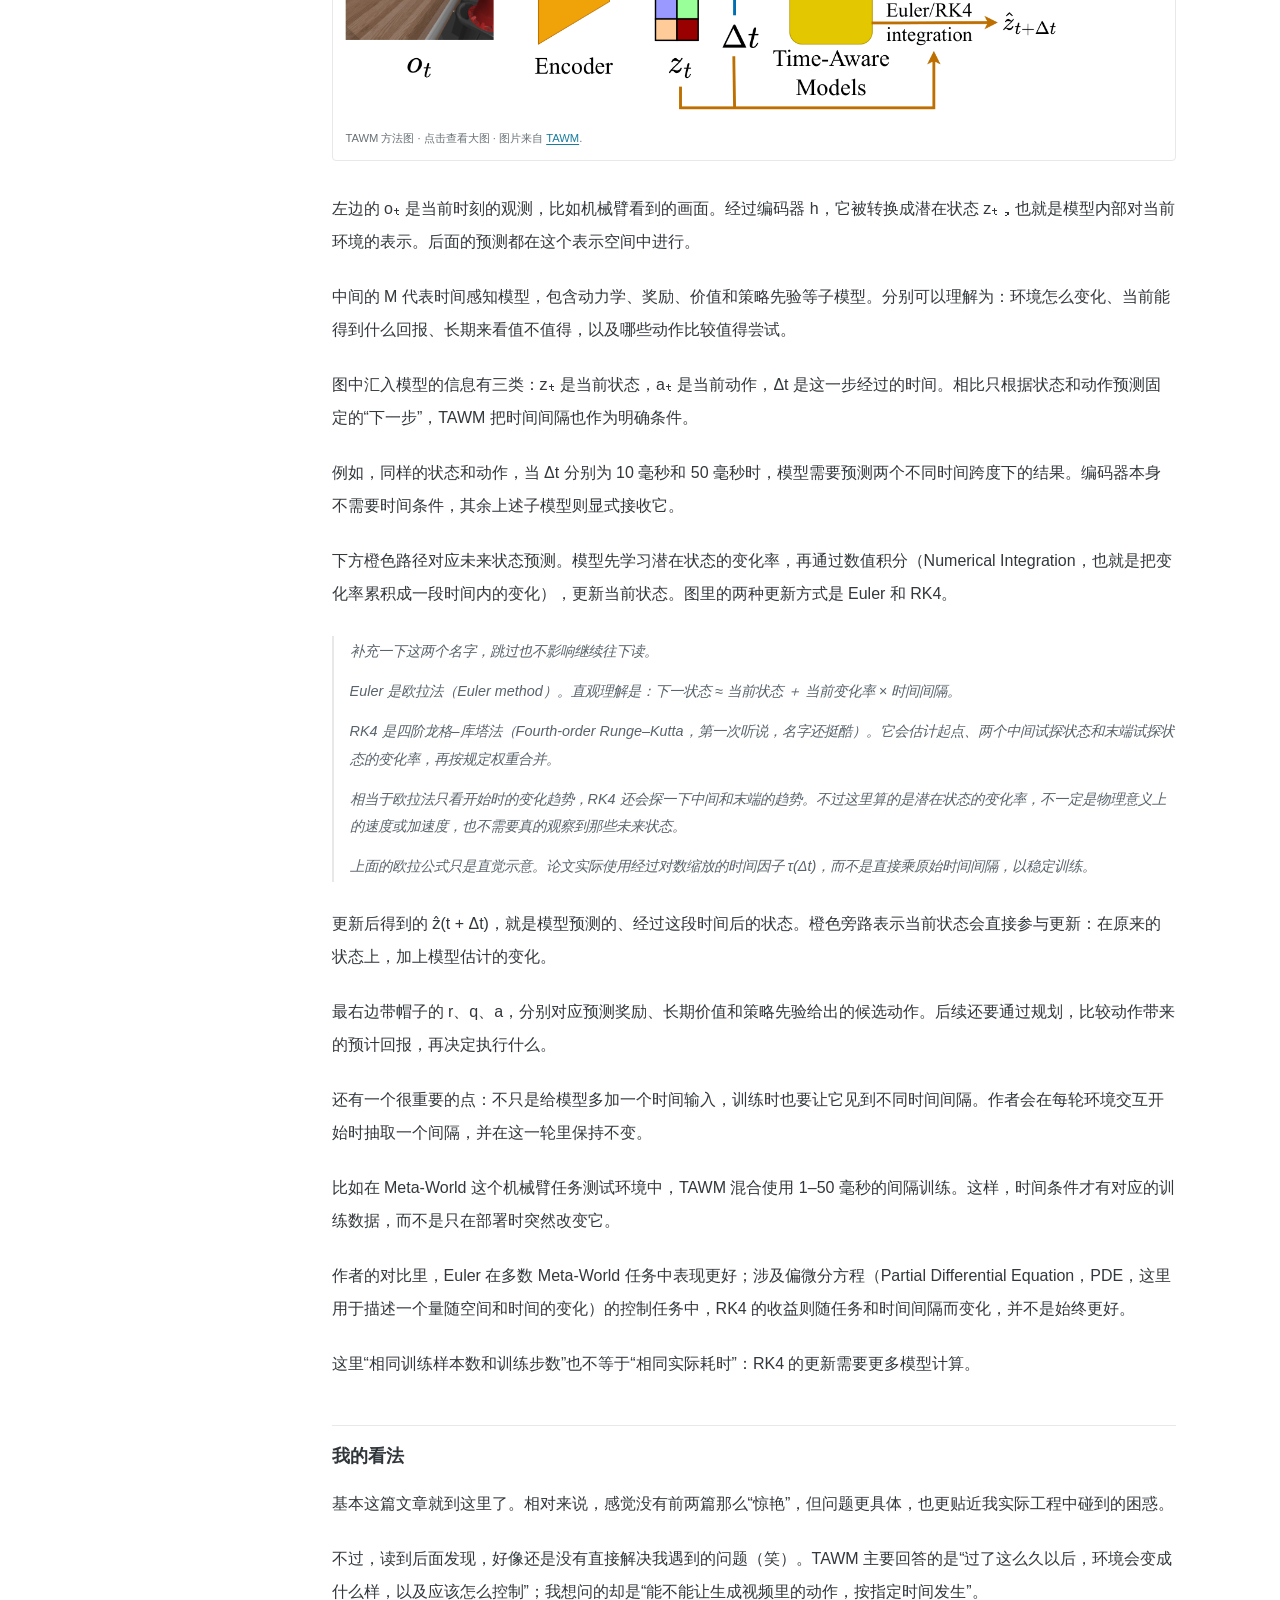
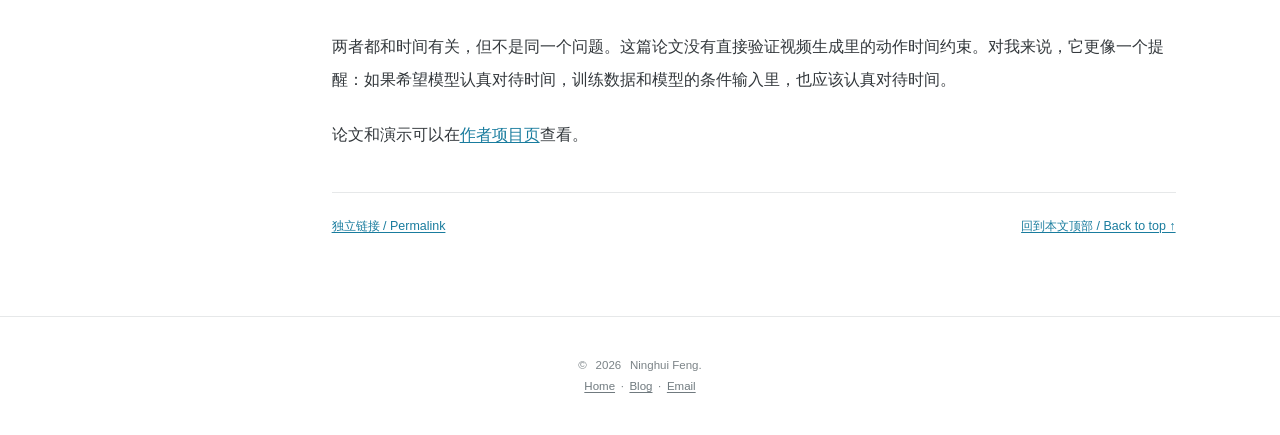
<file: blog/tawm/index.html>
<!doctype html>
<html lang="zh-CN">
<head>
    <meta charset="utf-8">
    <meta name="viewport" content="width=device-width, initial-scale=1">
    <meta name="description" content="从实习中的视频时间控制问题出发，读一篇让世界模型显式感知时间间隔的论文。">
    <meta name="author" content="Ninghui Feng">
    <meta name="theme-color" content="#ffffff">
    <title>TAWM：让世界模型知道“这一步有多长” · Ninghui Feng</title>
    <link rel="canonical" href="https://feng1201.github.io/blog/tawm/">
    <link rel="icon" type="image/x-icon" href="/static/assets/favicon.ico">
    <meta property="og:type" content="article">
    <meta property="og:url" content="https://feng1201.github.io/blog/tawm/">
    <meta property="og:title" content="TAWM：让世界模型知道“这一步有多长” · Ninghui Feng">
    <meta property="og:description" content="从实习中的视频时间控制问题出发，读一篇让世界模型显式感知时间间隔的论文。">
    <meta property="og:image" content="https://feng1201.github.io/static/assets/img/og-minimal.png">
    <meta name="twitter:card" content="summary_large_image">
    <meta property="article:published_time" content="2026-10-09T03:52:30Z">
    <link rel="stylesheet" href="/static/css/main.css?v=37f4bd85a142">
    <link rel="stylesheet" href="/static/css/blog.css?v=1993c478c3de">
    <script src="/static/js/scripts.js" defer></script>
    <script src="/static/js/blog.js?v=6386c287fc0e" defer></script>
    <script type="application/ld+json">{"@context":"https://schema.org","@type":"BlogPosting","headline":"TAWM：让世界模型知道“这一步有多长”","datePublished":"2026-10-09T03:52:30Z","inLanguage":"zh-CN","author":{"@type":"Person","name":"Ninghui Feng","url":"https://feng1201.github.io/"},"mainEntityOfPage":"https://feng1201.github.io/blog/tawm/"}</script>
</head>
<body>
    <a class="skip-link" href="#main">跳转到正文 / Skip to content</a>
    <header class="site-header">
        <div class="masthead">
            <a class="site-brand" href="/#top" aria-label="Ninghui Feng's homepage">
                <span class="brand-mark" aria-hidden="true">NF</span>
                <span>Ninghui Feng's Homepage</span>
            </a>

            <button class="menu-button" type="button" aria-expanded="false" aria-controls="site-nav" data-menu-button>
                <span class="menu-label">Menu</span>
                <span class="menu-icon" aria-hidden="true"></span>
            </button>

            <nav class="site-nav" id="site-nav" aria-label="Primary navigation" data-menu>
                <a href="/#publications">Publications</a>
                <a href="/#experience">Experience</a>
                <a href="/#education">Education</a>
                <a href="/#snapshots">Snapshots of Life</a>
                <a href="/blog/" aria-current="page">Blog</a>
            </nav>
        </div>
    </header>

    <main class="page-layout blog-page" id="main">
        <aside class="profile" id="top" lang="en">
            <div class="profile-heading">
                <figure class="profile-photo">
                    <img class="avatar" src="/static/assets/img/avatar-haikou.jpg" alt="Portrait of Ninghui Feng in Haikou" width="525" height="720">
                    <figcaption>Taken in Haikou on New Year's Eve, welcoming 2026.</figcaption>
                </figure>
                <div>
                    <h1>Ninghui Feng</h1>
                    <p>MRes Student, University of Nottingham Ningbo China<br>Agent Application R&amp;D Intern, LuckyShort</p>
                </div>
            </div>

            <ul class="profile-links" aria-label="Contact and academic profiles">
                <li>
                    <a href="mailto:feng65501@gmail.com">
                        <span aria-hidden="true">@</span> Email
                    </a>
                </li>
                <li>
                    <a href="https://scholar.google.com/citations?user=YpJ-U1sAAAAJ&hl=en" target="_blank" rel="noopener noreferrer">
                        <span aria-hidden="true">S</span> Google Scholar
                    </a>
                </li>
                <li>
                    <a href="mailto:Ninghui.FENG@nottingham.edu.cn">
                        <span aria-hidden="true">U</span> University Email
                    </a>
                </li>
            </ul>
        </aside>
        <div class="content blog-main"><article class="blog-post" id="tawm" data-blog-post="tawm" data-section-prefix="tawm-">
            <div class="reader-toolbar">
                <span class="reader-label">TAWM</span>
                <div class="language-control"><button class="language-button" type="button" data-language-toggle aria-controls="tawm-post-zh tawm-post-en" aria-pressed="false" hidden>Trans to English</button><small class="translation-credit">translate by GPT</small></div>
            </div>
            <span class="screen-reader-only" role="status" aria-live="polite" data-language-status></span>
            <header class="post-heading" data-post-heading data-language="zh" lang="zh-CN">
                <h1>TAWM：让世界模型知道“这一步有多长”</h1>
                <div class="post-meta"><span>上传于 <time datetime="2026-10-09T03:52:30Z" title="First uploaded: 2026-10-09T03:52:30Z">2026年10月9日</time></span><span class="tag">中文原文</span></div>
                <p class="post-deck">从实习中的视频时间控制问题出发，读一篇让世界模型显式感知时间间隔的论文。</p>
            </header>
<header class="post-heading" data-post-heading data-language="en" lang="en" hidden>
                <h1>TAWM: Teaching world models how long a step lasts</h1>
                <div class="post-meta"><span>Published <time datetime="2026-10-09T03:52:30Z" title="First uploaded: 2026-10-09T03:52:30Z">October 9, 2026</time></span><span class="tag">English translation</span></div>
                <p class="post-deck">Starting from a video-timing problem at my internship, a look at world models that explicitly account for time intervals.</p>
            </header>
            <noscript><p class="note">当前显示中文原文。启用 JavaScript 可切换英文，或直接阅读 <a href="/blog/content/tawm.en.md">English translation</a>。</p></noscript>
            <div class="post-prose" id="tawm-post-zh" data-language="zh" lang="zh-CN"><p>最近实习比较忙，有些文章看了没及时整理（找补忏悔 ing）。这次来看世界模型的第三篇笔记。</p>
<p>论文是 <a href="https://proceedings.mlr.press/v267/nhu25a.html">Time-Aware World Model for Adaptive Prediction and Control</a>，发表于 2025 年国际机器学习大会（International Conference on Machine Learning，ICML）。</p>
<h2 id="tawm-zh-section-1">实习中的问题</h2>
<p>之所以选这篇文章，是因为我最近在实习里用 Seedance 做视频生成，碰到了一些和时间有关的问题。能指定视频总时长，和能让动作严格发生在指定时间，其实是两回事。</p>
<p>比如“2.3 秒内拿起杯子”。实际使用时，这类细粒度的时间要求依然很难被严格遵守。所以我想看看：世界模型会怎么处理“时间”这件事？</p>
<h2 id="tawm-zh-section-2">论文想解决什么</h2>
<p>世界模型（World Model）可以直观理解为：在内部预测“现在做这个动作，接下来会发生什么”。作者指出，传统方法通常在固定时间间隔下训练，因此可能适应了训练时的观测频率，却不适应部署时的另一种频率。</p>
<p>论文引言举了一个例子：训练时每隔 2.5 毫秒观察一次环境，部署时却每隔 20 毫秒才能获得一次观测。虽然都叫“预测下一步”，这两步实际对应的时间跨度并不一样。</p>
<p>某种程度上，可以把它理解为时间间隔上的分布变化。不过要注意：这是用来说明固定步长训练局限的例子，不是说本文模型只在 2.5 毫秒上训练。</p>
<p>文章的问题可以概括为：在不增加训练样本数量和训练步数的情况下，能不能让同一个世界模型学习不同时间尺度上的动态，并支持不同观测频率下的控制？</p>
<p>为此，作者提出时间感知世界模型（Time-Aware World Model，TAWM）。直觉很简单：不要让模型猜“下一步到底有多长”，直接把这段时间告诉它。</p>
<h2 id="tawm-zh-section-3">方法图解</h2>
<figure><a href="/static/assets/blog/tawm-architecture.png" target="_blank" rel="noopener noreferrer"><img src="/static/assets/blog/tawm-architecture.png" alt="TAWM 方法图：观测经编码器得到潜在状态，与动作、时间间隔一起输入时间感知模型，预测奖励、价值、候选动作和未来状态。" width="1375" height="419" loading="lazy" decoding="async"></a><figcaption>TAWM 方法图 · 点击查看大图 · 图片来自 <a href="https://proceedings.mlr.press/v267/nhu25a.html">TAWM</a>.</figcaption></figure>
<p>左边的 oₜ 是当前时刻的观测，比如机械臂看到的画面。经过编码器 h，它被转换成潜在状态 zₜ，也就是模型内部对当前环境的表示。后面的预测都在这个表示空间中进行。</p>
<p>中间的 M 代表时间感知模型，包含动力学、奖励、价值和策略先验等子模型。分别可以理解为：环境怎么变化、当前能得到什么回报、长期来看值不值得，以及哪些动作比较值得尝试。</p>
<p>图中汇入模型的信息有三类：zₜ 是当前状态，aₜ 是当前动作，Δt 是这一步经过的时间。相比只根据状态和动作预测固定的“下一步”，TAWM 把时间间隔也作为明确条件。</p>
<p>例如，同样的状态和动作，当 Δt 分别为 10 毫秒和 50 毫秒时，模型需要预测两个不同时间跨度下的结果。编码器本身不需要时间条件，其余上述子模型则显式接收它。</p>
<p>下方橙色路径对应未来状态预测。模型先学习潜在状态的变化率，再通过数值积分（Numerical Integration，也就是把变化率累积成一段时间内的变化），更新当前状态。图里的两种更新方式是 Euler 和 RK4。</p>
<blockquote>
<p>补充一下这两个名字，跳过也不影响继续往下读。</p>
<p>Euler 是欧拉法（Euler method）。直观理解是：下一状态 ≈ 当前状态 ＋ 当前变化率 × 时间间隔。</p>
<p>RK4 是四阶龙格–库塔法（Fourth-order Runge–Kutta，第一次听说，名字还挺酷）。它会估计起点、两个中间试探状态和末端试探状态的变化率，再按规定权重合并。</p>
<p>相当于欧拉法只看开始时的变化趋势，RK4 还会探一下中间和末端的趋势。不过这里算的是潜在状态的变化率，不一定是物理意义上的速度或加速度，也不需要真的观察到那些未来状态。</p>
<p>上面的欧拉公式只是直觉示意。论文实际使用经过对数缩放的时间因子 τ(Δt)，而不是直接乘原始时间间隔，以稳定训练。</p>
</blockquote>
<p>更新后得到的 ẑ(t + Δt)，就是模型预测的、经过这段时间后的状态。橙色旁路表示当前状态会直接参与更新：在原来的状态上，加上模型估计的变化。</p>
<p>最右边带帽子的 r、q、a，分别对应预测奖励、长期价值和策略先验给出的候选动作。后续还要通过规划，比较动作带来的预计回报，再决定执行什么。</p>
<p>还有一个很重要的点：不只是给模型多加一个时间输入，训练时也要让它见到不同时间间隔。作者会在每轮环境交互开始时抽取一个间隔，并在这一轮里保持不变。</p>
<p>比如在 Meta-World 这个机械臂任务测试环境中，TAWM 混合使用 1–50 毫秒的间隔训练。这样，时间条件才有对应的训练数据，而不是只在部署时突然改变它。</p>
<p>作者的对比里，Euler 在多数 Meta-World 任务中表现更好；涉及偏微分方程（Partial Differential Equation，PDE，这里用于描述一个量随空间和时间的变化）的控制任务中，RK4 的收益则随任务和时间间隔而变化，并不是始终更好。</p>
<p>这里“相同训练样本数和训练步数”也不等于“相同实际耗时”：RK4 的更新需要更多模型计算。</p>
<h2 id="tawm-zh-section-4">我的看法</h2>
<p>基本这篇文章就到这里了。相对来说，感觉没有前两篇那么“惊艳”，但问题更具体，也更贴近我实际工程中碰到的困惑。</p>
<p>不过，读到后面发现，好像还是没有直接解决我遇到的问题（笑）。TAWM 主要回答的是“过了这么久以后，环境会变成什么样，以及应该怎么控制”；我想问的却是“能不能让生成视频里的动作，按指定时间发生”。</p>
<p>两者都和时间有关，但不是同一个问题。这篇论文没有直接验证视频生成里的动作时间约束。对我来说，它更像一个提醒：如果希望模型认真对待时间，训练数据和模型的条件输入里，也应该认真对待时间。</p>
<p>论文和演示可以在<a href="https://anh-nn01.github.io/time-aware-world-models/">作者项目页</a>查看。</p>
</div>
<div class="post-prose" id="tawm-post-en" data-language="en" lang="en" hidden><p>My internship has kept me busy, and some papers I read never made it into written notes. Consider this a little overdue catching up (and confession). Here is my third note on world models.</p>
<p>The paper is <a href="https://proceedings.mlr.press/v267/nhu25a.html">Time-Aware World Model for Adaptive Prediction and Control</a>, published at the 2025 International Conference on Machine Learning (ICML).</p>
<h2 id="tawm-en-section-1">A problem from my internship</h2>
<p>I picked this paper because of a timing problem I encountered while using Seedance for video generation at work. Specifying a video&#39;s total duration and making an action happen at a precise time are two different things.</p>
<p>Take “pick up the cup within 2.3 seconds.” In practice, these fine-grained timing instructions have been difficult to enforce. That made me wonder: how do world models deal with time?</p>
<h2 id="tawm-en-section-2">The paper&#39;s question</h2>
<p>A world model predicts, internally, “if I take this action now, what happens next?” The authors point out that conventional methods are often trained with a fixed interval between observations.</p>
<p>A model may therefore adapt to its training observation frequency but struggle with a different one at deployment.</p>
<p>The introduction gives an example: observations arrive every 2.5 milliseconds during training, but only every 20 milliseconds at deployment. Both predictions are called “the next step,” yet they cover different amounts of time.</p>
<p>In a sense, this is a shift in the distribution of time intervals. But this example illustrates the limitation of fixed-step training; it does not mean the proposed model was trained only at 2.5 milliseconds.</p>
<p>The question is: without increasing the number of training samples or training steps, can one world model learn dynamics at different timescales and support control at different observation frequencies?</p>
<p>The authors propose a Time-Aware World Model (TAWM). The intuition is simple: instead of making the model guess how long “the next step” is, tell it explicitly.</p>
<h2 id="tawm-en-section-3">Reading the method figure</h2>
<figure><a href="/static/assets/blog/tawm-architecture.png" target="_blank" rel="noopener noreferrer"><img src="/static/assets/blog/tawm-architecture.png" alt="TAWM architecture: an encoder maps observations to latent states; time-aware models use the state, action, and time interval to predict rewards, values, candidate actions, and future states." width="1375" height="419" loading="lazy" decoding="async"></a><figcaption>TAWM architecture · Open full-size image · Figure from <a href="https://proceedings.mlr.press/v267/nhu25a.html">TAWM</a>.</figcaption></figure>
<p>On the left, oₜ is the current observation, such as the view from a robot arm. Encoder h turns it into a latent state zₜ: the model&#39;s internal representation of the current environment. Predictions are made in this representation space.</p>
<p>The central M contains time-aware dynamics, reward, value, and policy-prior models. Roughly: how the environment changes, what immediate reward an action brings, whether it pays off in the long run, and which actions are worth trying.</p>
<p>Three kinds of information enter the model in the diagram: zₜ, the current state; aₜ, the current action; and Δt, the elapsed time for this step. TAWM explicitly conditions its predictions on the time interval.</p>
<p>For the same state and action, Δt values of 10 and 50 milliseconds call for predictions over different durations. The encoder itself does not need this time condition; the other submodels listed above do receive it.</p>
<p>The orange path predicts the future state. The model learns a rate of change in latent space, then uses numerical integration—accumulating that rate into a change over time—to update the state. The figure shows Euler and RK4 updates.</p>
<blockquote>
<p>A quick aside on those two names; feel free to skip it and keep reading.</p>
<p>Euler refers to the Euler method. The intuition is: next state ≈ current state + current rate of change × time interval.</p>
<p>RK4 is the fourth-order Runge–Kutta method. This was my first encounter with the name, which sounds rather cool. It estimates rates at the start, two trial midpoint states, and a trial endpoint, then combines them with prescribed weights.</p>
<p>Euler looks at the initial trend; RK4 also probes intermediate and endpoint trends. These are rates of change of a latent state, not necessarily physical velocity or acceleration. The method does not require real future observations.</p>
<p>The Euler expression above is only an intuitive sketch. The paper actually uses a logarithmically scaled time factor, τ(Δt), rather than multiplying by the raw interval, to stabilize training.</p>
</blockquote>
<p>The updated ẑ(t + Δt) is the predicted state after that interval. The orange bypass means the current state participates directly in the update: add the estimated change to the starting state.</p>
<p>On the right, the hatted r, q, and a represent predicted reward, long-term value, and candidate actions from the policy prior. Planning then compares the expected returns of actions before choosing what to execute.</p>
<p>One more important point: adding a time input is not enough. Training also exposes the model to different intervals. An interval is sampled at the start of each episode of environment interaction and stays fixed within that episode.</p>
<p>For example, in Meta-World, a robot-arm task environment, TAWM trains with a mixture of intervals from 1 to 50 milliseconds. The time condition therefore has corresponding training data; it is not suddenly changed only at deployment.</p>
<p>In the authors&#39; comparisons, Euler performs better on most Meta-World tasks. For control tasks involving partial differential equations (PDEs), RK4&#39;s benefit depends on the task and interval.</p>
<p>Here, these equations describe how a quantity changes across space and time.</p>
<p>Neither method is always better. Also, equal sample counts and training steps do not imply equal wall-clock time: RK4 updates require more model computation.</p>
<h2 id="tawm-en-section-4">My take</h2>
<p>That is roughly it for this paper. It felt less “wow” than the previous two, but its question is more concrete and closer to a difficulty I have actually encountered in engineering work.</p>
<p>Although, by the end, I realized it still had not directly solved my problem (ha). TAWM mainly asks what the environment will look like after a given interval, and how to control it.</p>
<p>My question is different: can an action in a generated video happen at a specified time? Both involve time, but they are not the same problem. This paper does not directly test action-timing constraints in video generation.</p>
<p>For me, it is more of a reminder: if we want a model to take time seriously, its training data and conditioning inputs should take time seriously too.</p>
<p>The paper and demonstrations are available on the <a href="https://anh-nn01.github.io/time-aware-world-models/">authors&#39; project page</a>.</p>
</div>
            <footer class="post-end"><a href="/blog/tawm/">独立链接 / Permalink</a><a href="#tawm">回到本文顶部 / Back to top ↑</a></footer>
        </article></div>
    </main>
    <footer class="site-footer"><div>
        <p>© <span data-year>2026</span> Ninghui Feng.</p>
        <p><a href="/">Home</a><span>·</span><a href="/blog/">Blog</a><span>·</span><a href="mailto:feng65501@gmail.com">Email</a></p>
    </div></footer>
</body>
</html>
</file>
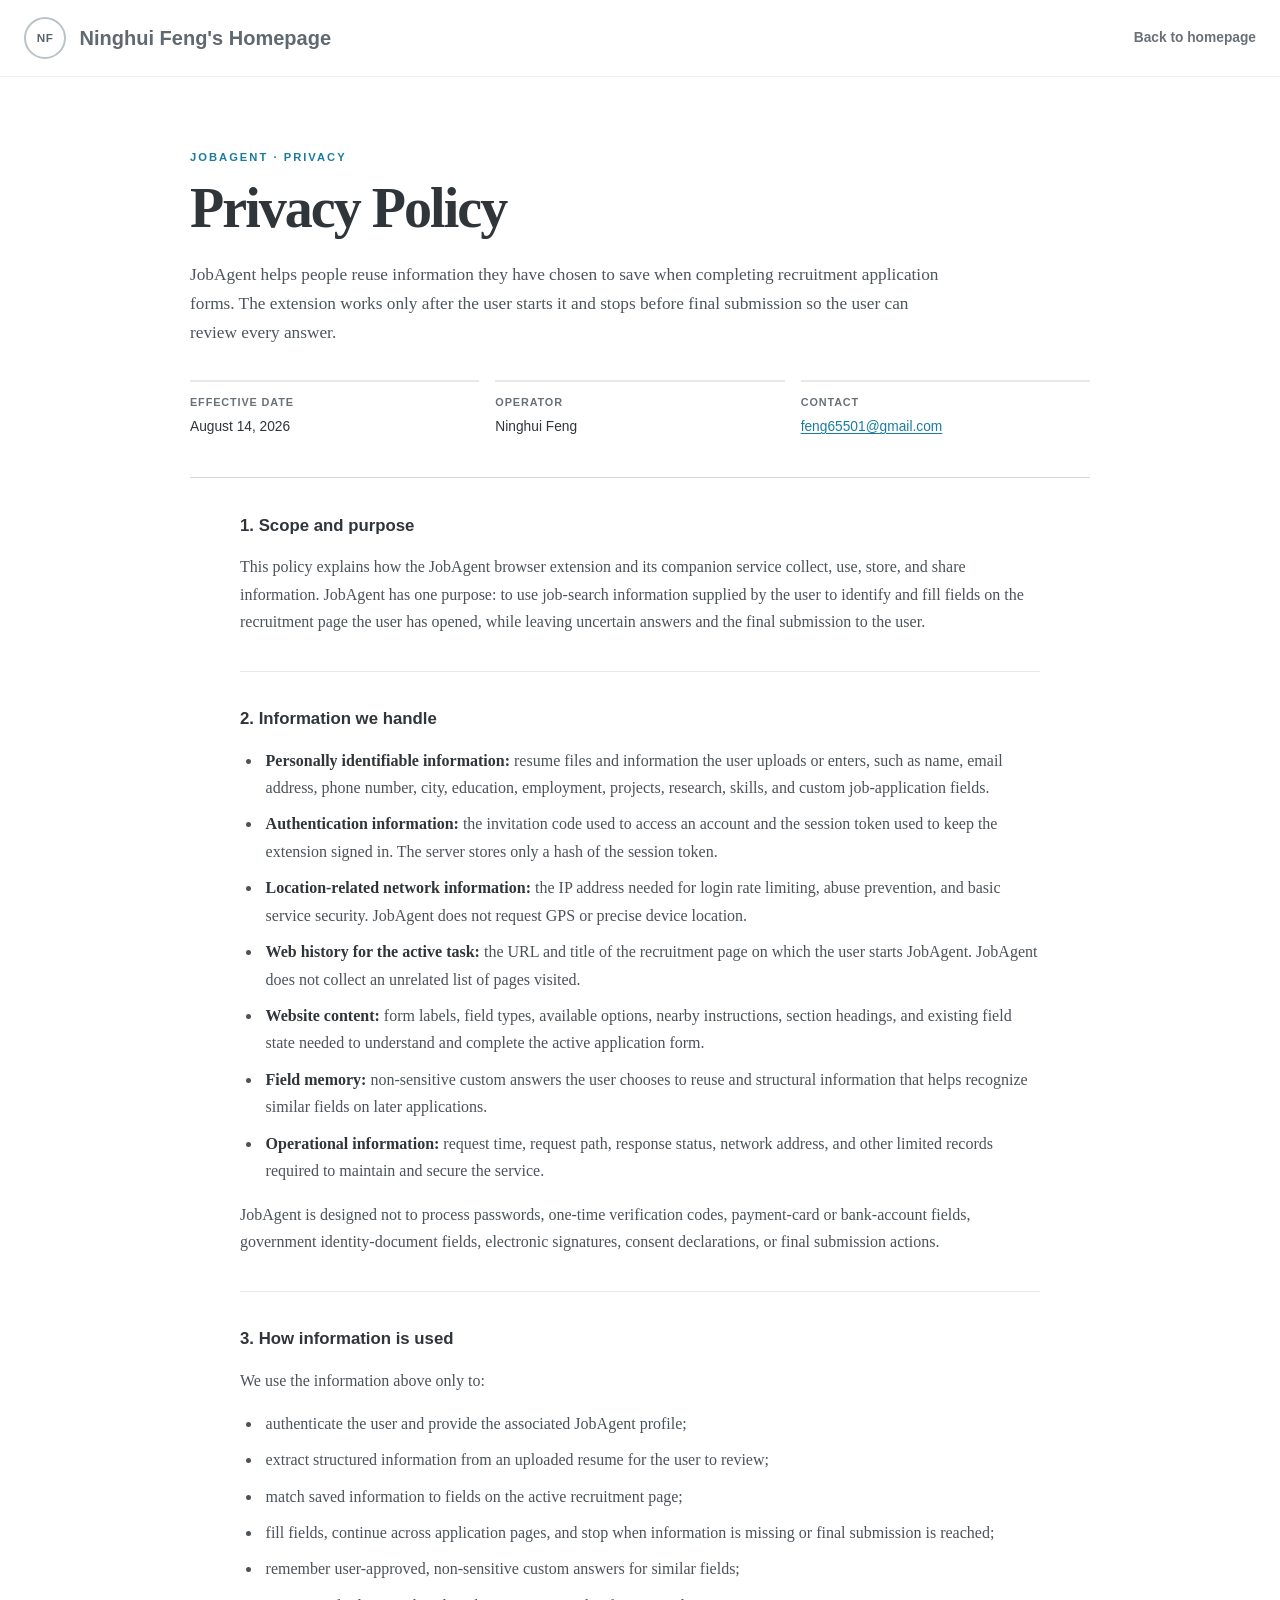
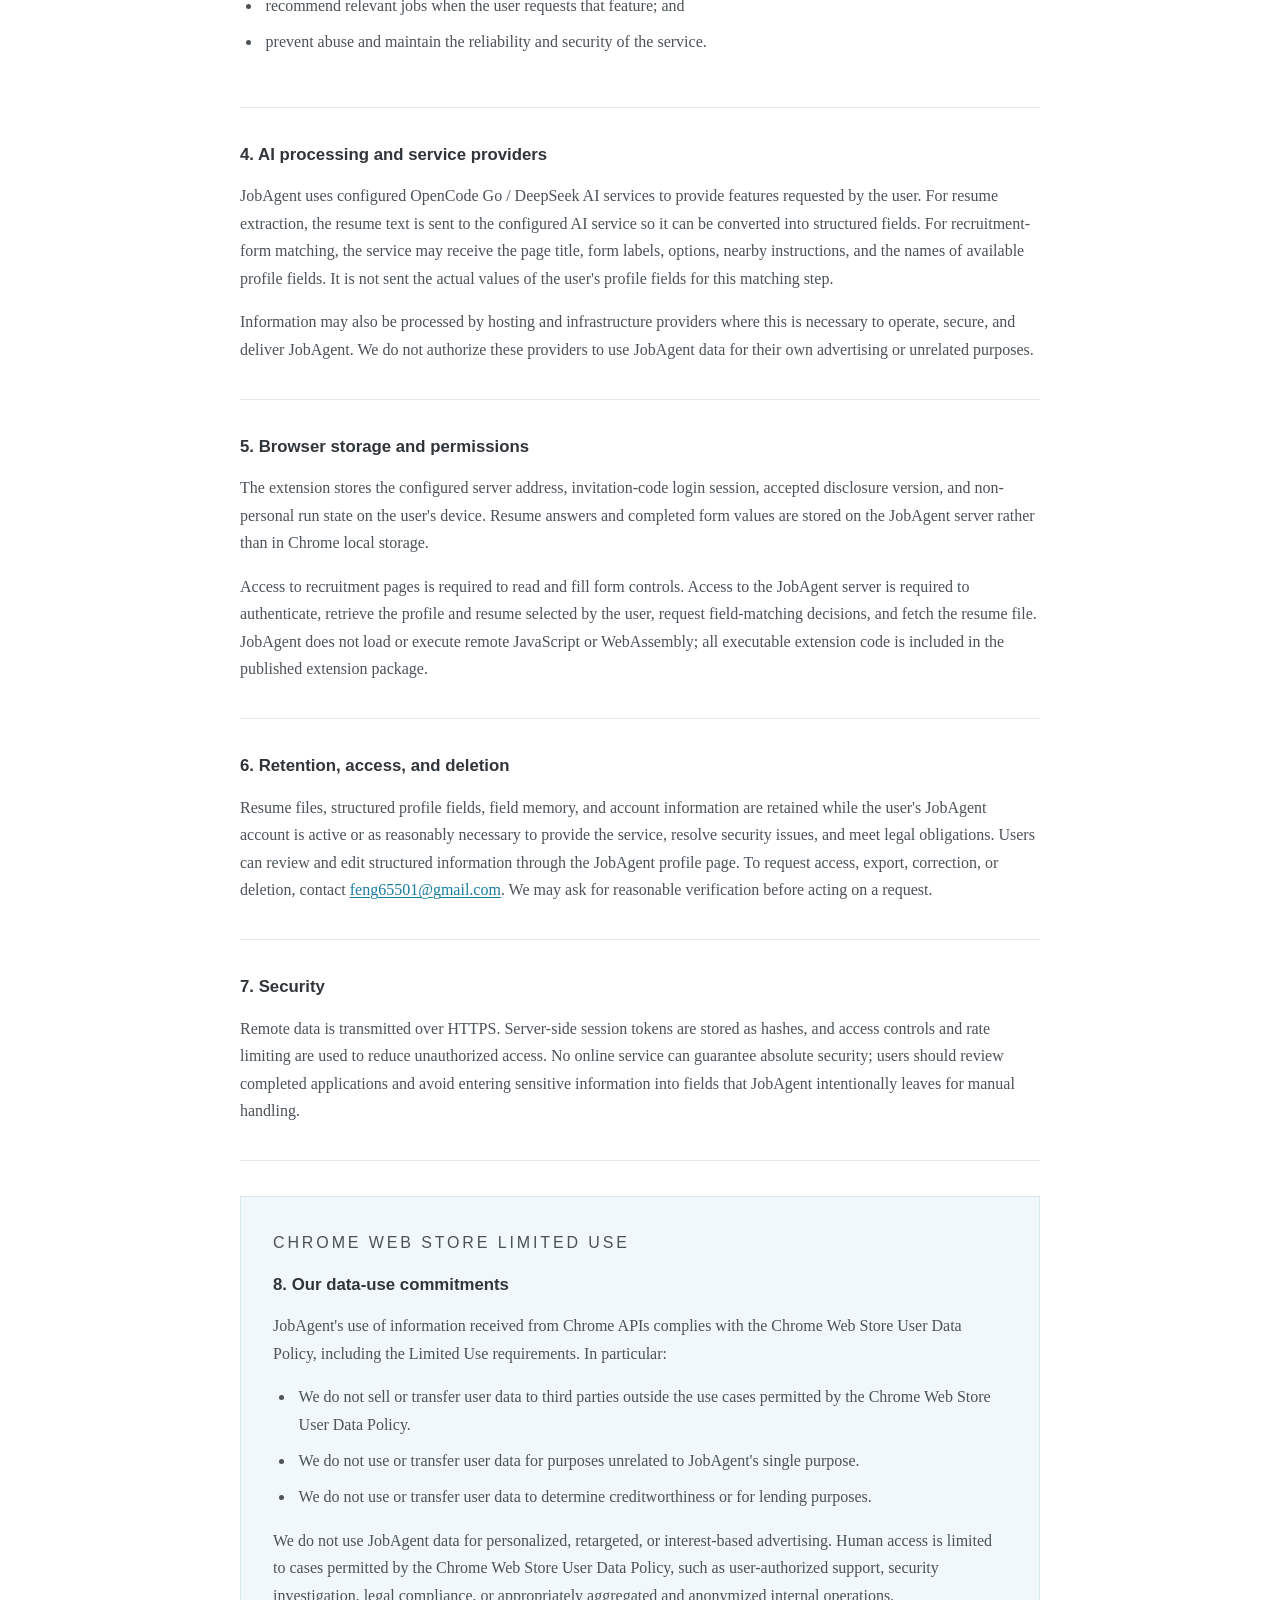
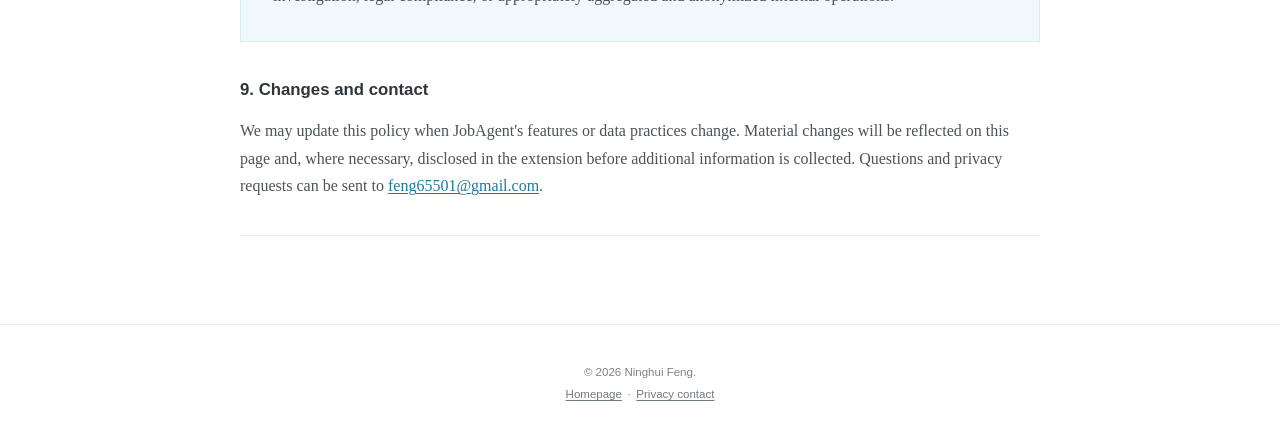
<file: jobagent/privacy/index.html>
<!doctype html>
<html lang="en">
<head>
    <meta charset="utf-8">
    <meta name="viewport" content="width=device-width, initial-scale=1">
    <meta name="description" content="JobAgent privacy policy: how resume data, recruitment form content, and extension data are collected, used, and protected.">
    <meta name="author" content="Ninghui Feng">
    <meta name="theme-color" content="#ffffff">

    <title>JobAgent Privacy Policy · Ninghui Feng</title>
    <link rel="canonical" href="https://feng1201.github.io/jobagent/privacy/">
    <link rel="icon" type="image/x-icon" href="../../static/assets/favicon.ico">
    <link rel="stylesheet" href="../../static/css/main.css">
    <link rel="stylesheet" href="../../static/css/privacy.css">
</head>

<body>
    <a class="skip-link" href="#main">Skip to content</a>

    <header class="site-header">
        <div class="masthead legal-masthead">
            <a class="site-brand" href="../../" aria-label="Return to Ninghui Feng's homepage">
                <span class="brand-mark" aria-hidden="true">NF</span>
                <span>Ninghui Feng's Homepage</span>
            </a>
            <a class="back-link" href="../../">Back to homepage</a>
        </div>
    </header>

    <main class="legal-layout" id="main">
        <header class="legal-hero">
            <p class="legal-kicker">JOBAGENT · PRIVACY</p>
            <h1>Privacy Policy</h1>
            <p class="legal-summary">
                JobAgent helps people reuse information they have chosen to save when completing recruitment application forms. The extension works only after the user starts it and stops before final submission so the user can review every answer.
            </p>
            <dl class="policy-meta">
                <div>
                    <dt>Effective date</dt>
                    <dd>August 14, 2026</dd>
                </div>
                <div>
                    <dt>Operator</dt>
                    <dd>Ninghui Feng</dd>
                </div>
                <div>
                    <dt>Contact</dt>
                    <dd><a href="mailto:feng65501@gmail.com">feng65501@gmail.com</a></dd>
                </div>
            </dl>
        </header>

        <article class="policy-content">
            <section aria-labelledby="scope-title">
                <h2 id="scope-title">1. Scope and purpose</h2>
                <p>
                    This policy explains how the JobAgent browser extension and its companion service collect, use, store, and share information. JobAgent has one purpose: to use job-search information supplied by the user to identify and fill fields on the recruitment page the user has opened, while leaving uncertain answers and the final submission to the user.
                </p>
            </section>

            <section aria-labelledby="data-title">
                <h2 id="data-title">2. Information we handle</h2>
                <ul>
                    <li><strong>Personally identifiable information:</strong> resume files and information the user uploads or enters, such as name, email address, phone number, city, education, employment, projects, research, skills, and custom job-application fields.</li>
                    <li><strong>Authentication information:</strong> the invitation code used to access an account and the session token used to keep the extension signed in. The server stores only a hash of the session token.</li>
                    <li><strong>Location-related network information:</strong> the IP address needed for login rate limiting, abuse prevention, and basic service security. JobAgent does not request GPS or precise device location.</li>
                    <li><strong>Web history for the active task:</strong> the URL and title of the recruitment page on which the user starts JobAgent. JobAgent does not collect an unrelated list of pages visited.</li>
                    <li><strong>Website content:</strong> form labels, field types, available options, nearby instructions, section headings, and existing field state needed to understand and complete the active application form.</li>
                    <li><strong>Field memory:</strong> non-sensitive custom answers the user chooses to reuse and structural information that helps recognize similar fields on later applications.</li>
                    <li><strong>Operational information:</strong> request time, request path, response status, network address, and other limited records required to maintain and secure the service.</li>
                </ul>
                <p>
                    JobAgent is designed not to process passwords, one-time verification codes, payment-card or bank-account fields, government identity-document fields, electronic signatures, consent declarations, or final submission actions.
                </p>
            </section>

            <section aria-labelledby="use-title">
                <h2 id="use-title">3. How information is used</h2>
                <p>We use the information above only to:</p>
                <ul>
                    <li>authenticate the user and provide the associated JobAgent profile;</li>
                    <li>extract structured information from an uploaded resume for the user to review;</li>
                    <li>match saved information to fields on the active recruitment page;</li>
                    <li>fill fields, continue across application pages, and stop when information is missing or final submission is reached;</li>
                    <li>remember user-approved, non-sensitive custom answers for similar fields;</li>
                    <li>recommend relevant jobs when the user requests that feature; and</li>
                    <li>prevent abuse and maintain the reliability and security of the service.</li>
                </ul>
            </section>

            <section aria-labelledby="ai-title">
                <h2 id="ai-title">4. AI processing and service providers</h2>
                <p>
                    JobAgent uses configured OpenCode Go / DeepSeek AI services to provide features requested by the user. For resume extraction, the resume text is sent to the configured AI service so it can be converted into structured fields. For recruitment-form matching, the service may receive the page title, form labels, options, nearby instructions, and the names of available profile fields. It is not sent the actual values of the user's profile fields for this matching step.
                </p>
                <p>
                    Information may also be processed by hosting and infrastructure providers where this is necessary to operate, secure, and deliver JobAgent. We do not authorize these providers to use JobAgent data for their own advertising or unrelated purposes.
                </p>
            </section>

            <section aria-labelledby="local-title">
                <h2 id="local-title">5. Browser storage and permissions</h2>
                <p>
                    The extension stores the configured server address, invitation-code login session, accepted disclosure version, and non-personal run state on the user's device. Resume answers and completed form values are stored on the JobAgent server rather than in Chrome local storage.
                </p>
                <p>
                    Access to recruitment pages is required to read and fill form controls. Access to the JobAgent server is required to authenticate, retrieve the profile and resume selected by the user, request field-matching decisions, and fetch the resume file. JobAgent does not load or execute remote JavaScript or WebAssembly; all executable extension code is included in the published extension package.
                </p>
            </section>

            <section aria-labelledby="retention-title">
                <h2 id="retention-title">6. Retention, access, and deletion</h2>
                <p>
                    Resume files, structured profile fields, field memory, and account information are retained while the user's JobAgent account is active or as reasonably necessary to provide the service, resolve security issues, and meet legal obligations. Users can review and edit structured information through the JobAgent profile page. To request access, export, correction, or deletion, contact <a href="mailto:feng65501@gmail.com">feng65501@gmail.com</a>. We may ask for reasonable verification before acting on a request.
                </p>
            </section>

            <section aria-labelledby="security-title">
                <h2 id="security-title">7. Security</h2>
                <p>
                    Remote data is transmitted over HTTPS. Server-side session tokens are stored as hashes, and access controls and rate limiting are used to reduce unauthorized access. No online service can guarantee absolute security; users should review completed applications and avoid entering sensitive information into fields that JobAgent intentionally leaves for manual handling.
                </p>
            </section>

            <section class="limited-use" aria-labelledby="limited-use-title">
                <p class="legal-kicker">CHROME WEB STORE LIMITED USE</p>
                <h2 id="limited-use-title">8. Our data-use commitments</h2>
                <p>JobAgent's use of information received from Chrome APIs complies with the Chrome Web Store User Data Policy, including the Limited Use requirements. In particular:</p>
                <ul>
                    <li>We do not sell or transfer user data to third parties outside the use cases permitted by the Chrome Web Store User Data Policy.</li>
                    <li>We do not use or transfer user data for purposes unrelated to JobAgent's single purpose.</li>
                    <li>We do not use or transfer user data to determine creditworthiness or for lending purposes.</li>
                </ul>
                <p>
                    We do not use JobAgent data for personalized, retargeted, or interest-based advertising. Human access is limited to cases permitted by the Chrome Web Store User Data Policy, such as user-authorized support, security investigation, legal compliance, or appropriately aggregated and anonymized internal operations.
                </p>
            </section>

            <section aria-labelledby="changes-title">
                <h2 id="changes-title">9. Changes and contact</h2>
                <p>
                    We may update this policy when JobAgent's features or data practices change. Material changes will be reflected on this page and, where necessary, disclosed in the extension before additional information is collected. Questions and privacy requests can be sent to <a href="mailto:feng65501@gmail.com">feng65501@gmail.com</a>.
                </p>
            </section>
        </article>
    </main>

    <footer class="site-footer">
        <div>
            <p>© 2026 Ninghui Feng.</p>
            <p><a href="../../">Homepage</a><span>·</span><a href="mailto:feng65501@gmail.com">Privacy contact</a></p>
        </div>
    </footer>
</body>
</html>
</file>
<file: static/css/main.css>
:root {
    --text: #33383c;
    --heading: #30353a;
    --muted: #697176;
    --link: #197c9e;
    --link-hover: #125d78;
    --line: #e6e8e9;
    --line-strong: #d5d9db;
    --soft-blue: #f1f8fb;
    --page-width: 1235px;
    --sans: -apple-system, BlinkMacSystemFont, "Segoe UI", Arial, Helvetica, sans-serif;
    --serif: Georgia, "Times New Roman", Times, serif;
}

* {
    box-sizing: border-box;
}

html {
    scroll-behavior: smooth;
    scroll-padding-top: 28px;
}

body {
    margin: 0;
    background: #fff;
    color: var(--text);
    font-family: var(--sans);
    font-size: 16px;
    line-height: 1.55;
    -webkit-font-smoothing: antialiased;
}

body.menu-open {
    overflow: hidden;
}

a {
    color: var(--link);
    text-decoration: underline;
    text-decoration-thickness: 1px;
    text-underline-offset: 2px;
}

a:hover {
    color: var(--link-hover);
}

.skip-link {
    position: fixed;
    left: 1rem;
    top: -5rem;
    z-index: 100;
    padding: 0.6rem 0.9rem;
    background: var(--heading);
    color: #fff;
    font: 600 0.82rem var(--sans);
}

.skip-link:focus {
    top: 0;
}

.site-header {
    border-bottom: 1px solid #efefef;
}

.masthead {
    width: min(var(--page-width), calc(100% - 3rem));
    min-height: 88px;
    display: flex;
    align-items: center;
    justify-content: space-between;
    gap: 2rem;
    margin-inline: auto;
}

.site-brand {
    display: inline-flex;
    align-items: center;
    gap: 0.85rem;
    color: #60696f;
    font-size: 1.25rem;
    font-weight: 700;
    text-decoration: none;
}

.site-brand:hover {
    color: var(--heading);
}

.brand-mark {
    width: 42px;
    height: 42px;
    display: grid;
    place-items: center;
    flex: none;
    border: 2px solid #b9c3c8;
    border-radius: 50%;
    color: #59646a;
    font-size: 0.73rem;
    letter-spacing: 0.04em;
}

.site-nav {
    display: flex;
    align-items: center;
    gap: clamp(1rem, 2.8vw, 2.7rem);
}

.site-nav a {
    color: #677076;
    font-size: 1.05rem;
    font-weight: 500;
    text-decoration: none;
    white-space: nowrap;
}

@media (min-width: 701px) and (max-width: 1100px) {
    .masthead {
        flex-wrap: wrap;
        justify-content: center;
        gap: 1rem;
        padding-block: 1.2rem;
    }
}

.site-nav a:hover {
    color: var(--heading);
}

.menu-button {
    display: none;
}

.page-layout {
    width: min(var(--page-width), calc(100% - 3rem));
    display: grid;
    grid-template-columns: 250px minmax(0, 1fr);
    gap: 3.6rem;
    margin: 2.8rem auto 5rem;
}

.profile {
    position: sticky;
    top: 2rem;
    align-self: start;
}

.profile-heading {
    display: block;
}

.profile-photo {
    width: 176px;
    margin: 0 0 1rem;
}

.avatar {
    width: 156px;
    height: 156px;
    display: block;
    background: #f5f7f8;
    border: 1px solid #d9dee1;
    border-radius: 50%;
    object-fit: cover;
    object-position: 53% 54%;
}

.profile-photo figcaption {
    max-width: 170px;
    margin-top: 0.55rem;
    color: #858c90;
    font-size: 0.67rem;
    line-height: 1.45;
}

.profile h1 {
    margin: 0 0 0.8rem;
    color: #555e64;
    font-size: 1.16rem;
    line-height: 1.25;
}

.profile p {
    margin: 0;
    color: var(--muted);
    font-size: 0.91rem;
    line-height: 1.5;
}

.profile-links {
    margin: 1.4rem 0 0;
    padding: 0;
    list-style: none;
}

.profile-links li {
    margin: 0.65rem 0;
}

.profile-links a {
    display: inline-flex;
    align-items: center;
    gap: 0.55rem;
    color: var(--muted);
    font-size: 0.86rem;
    text-decoration: none;
}

.profile-links a:hover {
    color: var(--link);
}

.profile-links a span {
    width: 17px;
    height: 17px;
    display: inline-grid;
    place-items: center;
    border: 1px solid #aeb6ba;
    border-radius: 3px;
    color: #697278;
    font-size: 0.58rem;
    font-weight: 700;
}

.content {
    min-width: 0;
}

.content-section {
    padding-top: 1.35rem;
    margin-bottom: 2.65rem;
    border-top: 1px solid var(--line);
}

.content-section h2 {
    margin: 0 0 1.2rem;
    color: var(--heading);
    font: 700 0.95rem/1.3 var(--sans);
}

.content-section > p,
.biography > p:not(.note) {
    max-width: 930px;
    margin: 0 0 1.45rem;
    font: 1.06rem/1.62 var(--serif);
    text-align: justify;
}

.content strong {
    color: #303438;
}

.note {
    margin: 1.3rem 0 0;
    padding: 0.8rem 1rem;
    background: var(--soft-blue);
    border-left: 3px solid #55a9c5;
    color: #3e565f;
    font: 0.9rem/1.55 var(--sans);
}

.news-list {
    max-height: 235px;
    margin: 0;
    padding: 0.85rem 1rem;
    overflow-y: auto;
    border: 1px solid var(--line-strong);
    list-style: none;
}

.news-list li {
    margin: 0 0 0.72rem;
    color: #42484c;
    font-size: 0.89rem;
    line-height: 1.48;
}

.news-list li:last-child {
    margin-bottom: 0;
}

.news-list time {
    color: #4398b5;
    font-weight: 700;
}

.section-heading-row {
    display: flex;
    align-items: baseline;
    justify-content: space-between;
    gap: 1rem;
    margin-bottom: 1.2rem;
}

.section-heading-row h2 {
    margin-bottom: 0;
}

.section-heading-row > a {
    font-size: 0.74rem;
}

.publication {
    margin-bottom: 1.45rem;
}

.publication p {
    margin: 0.16rem 0;
}

.paper-title {
    font: 1rem/1.5 var(--serif);
}

.paper-title > span {
    color: var(--link);
    font: 700 0.8rem var(--sans);
}

.paper-title > a:not(.paper-link) {
    color: var(--text);
    text-decoration: none;
}

.paper-title > a:not(.paper-link):hover {
    color: var(--link);
}

.paper-link {
    margin-left: 0.35rem;
    font: 600 0.7rem var(--sans);
    white-space: nowrap;
}

.authors {
    color: #555c60;
    font: 0.83rem/1.45 var(--sans);
}

.highlight {
    color: #596064;
    font: 0.82rem/1.45 var(--sans);
}

.author-note {
    color: var(--muted);
    font: 0.75rem var(--sans) !important;
}

.simple-list {
    border-top: 1px solid var(--line);
}

.simple-list article {
    display: grid;
    grid-template-columns: 155px minmax(0, 1fr);
    gap: 1.25rem;
    padding: 1rem 0;
    border-bottom: 1px solid var(--line);
}

.simple-list time {
    color: var(--muted);
    font-size: 0.76rem;
}

.simple-list h3 {
    margin: 0 0 0.25rem;
    color: var(--heading);
    font-size: 0.91rem;
    line-height: 1.4;
}

.simple-list p {
    margin: 0;
    color: var(--muted);
    font-size: 0.82rem;
}

.project-details {
    margin-top: 1.2rem;
    padding: 0.8rem 1rem;
    border: 1px solid var(--line-strong);
}

.project-details summary {
    color: var(--heading);
    cursor: pointer;
    font-size: 0.83rem;
    font-weight: 700;
}

.project-details p {
    margin: 0.85rem 0 0;
    color: #555c60;
    font-size: 0.82rem;
}

.education-list article {
    grid-template-columns: 120px minmax(0, 1fr);
}

.awards-list {
    margin: 1.2rem 0 0;
    padding-left: 1.25rem;
}

.awards-list li {
    margin: 0.55rem 0;
    color: #555c60;
    font-size: 0.83rem;
}

.travel-gallery {
    display: grid;
    grid-template-columns: minmax(0, 1.25fr) minmax(0, 0.75fr);
    align-items: start;
    gap: 1rem;
    margin-top: 1.6rem;
}

.travel-gallery figure {
    margin: 0;
    overflow: hidden;
    background: #fafafa;
    border: 1px solid var(--line-strong);
}

.travel-gallery img {
    width: 100%;
    height: auto;
    display: block;
}

.travel-gallery figcaption {
    padding: 0.65rem 0.75rem;
    color: var(--muted);
    font-size: 0.72rem;
    line-height: 1.4;
}

.site-footer {
    padding: 2.2rem 1.5rem;
    border-top: 1px solid var(--line);
    color: #7b8387;
    text-align: center;
}

.site-footer p {
    margin: 0.25rem 0;
    font-size: 0.72rem;
}

.site-footer a {
    color: #707a7f;
}

.site-footer span {
    margin-inline: 0.35rem;
}

:focus-visible {
    outline: 3px solid rgba(25, 124, 158, 0.4);
    outline-offset: 3px;
}

@media (max-width: 900px) {
    .page-layout {
        grid-template-columns: 1fr;
        gap: 2.5rem;
        margin-top: 1.6rem;
    }

    .profile {
        position: static;
    }

    .profile-heading {
        display: grid;
        grid-template-columns: 112px minmax(0, 1fr);
        align-items: flex-start;
        gap: 1rem;
    }

    .profile-photo {
        width: 112px;
        margin: 0;
    }

    .avatar {
        width: 82px;
        height: 82px;
    }

    .profile-photo figcaption {
        width: 112px;
        margin-top: 0.4rem;
        font-size: 0.6rem;
    }

    .profile h1 {
        margin-bottom: 0.35rem;
    }

    .profile-links {
        display: flex;
        flex-wrap: wrap;
        gap: 0.45rem 1.1rem;
        margin-top: 1rem;
    }

    .profile-links li {
        margin: 0;
    }
}

@media (max-width: 700px) {
    html {
        scroll-padding-top: 1rem;
    }

    .masthead,
    .page-layout {
        width: calc(100% - 2rem);
    }

    .masthead {
        min-height: 80px;
    }

    .site-brand {
        max-width: 210px;
        gap: 0.65rem;
        font-size: 0.96rem;
        line-height: 1.3;
    }

    .brand-mark {
        width: 34px;
        height: 34px;
        font-size: 0.61rem;
    }

    .menu-button {
        display: inline-flex;
        align-items: center;
        gap: 0.55rem;
        padding: 0.45rem;
        background: transparent;
        border: 0;
        color: #697176;
        font: 600 0.72rem var(--sans);
    }

    .menu-icon,
    .menu-icon::before,
    .menu-icon::after {
        width: 23px;
        height: 2px;
        display: block;
        background: currentColor;
        transition: transform 0.18s ease, opacity 0.18s ease;
    }

    .menu-icon {
        position: relative;
    }

    .menu-icon::before,
    .menu-icon::after {
        content: "";
        position: absolute;
        left: 0;
    }

    .menu-icon::before {
        top: -6px;
    }

    .menu-icon::after {
        top: 6px;
    }

    .menu-button[aria-expanded="true"] .menu-icon {
        background: transparent;
    }

    .menu-button[aria-expanded="true"] .menu-icon::before {
        top: 0;
        transform: rotate(45deg);
    }

    .menu-button[aria-expanded="true"] .menu-icon::after {
        top: 0;
        transform: rotate(-45deg);
    }

    .site-nav {
        position: absolute;
        top: 80px;
        left: 0;
        right: 0;
        z-index: 20;
        display: none;
        padding: 0.65rem 1rem 1rem;
        background: #fff;
        border-bottom: 1px solid var(--line);
    }

    .site-nav.open {
        display: block;
    }

    .site-nav a {
        display: block;
        padding: 0.8rem 0.25rem;
        border-bottom: 1px solid var(--line);
        font-size: 0.95rem;
    }

    .profile-links {
        display: none;
    }

    .page-layout {
        gap: 3.5rem;
        margin-bottom: 3rem;
    }

    .profile p {
        font-size: 0.78rem;
    }

    .content-section {
        margin-bottom: 2.3rem;
    }

    .content-section > p,
    .biography > p:not(.note) {
        font-size: 1rem;
        line-height: 1.75;
        text-align: left;
    }

    .section-heading-row {
        display: block;
    }

    .section-heading-row h2 {
        margin-bottom: 0.4rem;
    }

    .simple-list article,
    .education-list article {
        grid-template-columns: 1fr;
        gap: 0.3rem;
    }

    .travel-gallery {
        grid-template-columns: 1fr;
    }

    .menu-label {
        position: absolute;
        width: 1px;
        height: 1px;
        overflow: hidden;
        clip: rect(0 0 0 0);
        white-space: nowrap;
    }
}

@media (prefers-reduced-motion: reduce) {
    html {
        scroll-behavior: auto;
    }

    *,
    *::before,
    *::after {
        transition-duration: 0.01ms !important;
    }
}

@media print {
    .site-header,
    .profile-links,
    .site-footer,
    .note,
    .project-details {
        display: none !important;
    }

    .page-layout {
        display: block;
        width: 100%;
        margin: 0;
    }

    .profile {
        margin-bottom: 2rem;
    }

    .content-section {
        break-inside: avoid;
    }
}
</file>
<file: static/css/blog.css>
.site-nav a[aria-current="page"] {
    color: var(--link);
    text-decoration: underline;
    text-underline-offset: 0.45rem;
}

[hidden] { display: none !important; }

.blog-main { min-width: 0; width: 100%; max-width: 860px; padding-right: 1rem; }
.blog-post { min-width: 0; scroll-margin-top: 2rem; }
.blog-post + .blog-post { margin-top: 4.5rem; }
.post-meta { display: flex; flex-wrap: wrap; align-items: center; gap: 0.4rem 1rem; color: var(--muted); font: 0.76rem/1.6 var(--sans); }
.post-meta .tag { color: var(--link); }

.reader-toolbar { display: flex; align-items: center; justify-content: space-between; flex-wrap: wrap; gap: 1rem; padding: 1.1rem 0; border-block: 1px solid var(--line); }
.reader-label { color: var(--heading); font: 700 0.95rem/1.3 var(--sans); }
.language-control { display: flex; align-items: center; flex-wrap: wrap; gap: 0.55rem 0.8rem; }
.language-button { border: 1px solid #bed5de; border-radius: 5px; background: var(--soft-blue); color: var(--link-hover); padding: 0.56rem 0.85rem; font: 500 0.79rem var(--sans); cursor: pointer; }
.language-button:hover { background: #e5f2f7; border-color: #87b8ca; }
.translation-credit { color: #788187; font: 0.65rem var(--sans); }
.post-heading { padding: 2rem 0 1.6rem; border-bottom: 1px solid var(--line); }
.post-heading h1 { margin: 0 0 1rem; font-size: clamp(1.65rem, 3vw, 2.15rem); font-weight: 600; line-height: 1.55; letter-spacing: -0.025em; }
.post-heading[lang="en"] h1 { font-family: var(--serif); font-weight: 400; line-height: 1.25; }
.post-heading .post-deck { margin: 1.1rem 0 0; color: var(--muted); font-size: 0.95rem; line-height: 1.9; }
.post-prose { padding-top: 1.7rem; font-size: 1rem; line-height: 2.05; overflow-wrap: break-word; }
.post-prose[lang="en"] { font: 1.13rem/1.9 var(--serif); }
.post-prose p { margin: 0 0 1.4rem; }
.post-prose h2 { margin: 2.8rem 0 1.1rem; padding-top: 1rem; border-top: 1px solid var(--line); color: var(--heading); font: 600 1.13rem/1.55 var(--sans); scroll-margin-top: 1.5rem; }
.post-prose ul, .post-prose ol { padding-left: 1.55rem; margin: 1rem 0 1.6rem; }
.post-prose li { margin-bottom: 0.45rem; padding-left: 0.15rem; }
.post-prose blockquote { margin: 1.6rem 0; padding: 0.9rem 1.2rem; border-left: 3px solid #55a9c5; background: var(--soft-blue); color: #52666e; font-size: 0.9em; }
.post-prose blockquote p:last-child { margin-bottom: 0; }
/* TAWM's integration explanation is optional reading, not a prominent callout. */
[data-blog-post="tawm"] .post-prose blockquote { padding: 0.1rem 0 0.1rem 1rem; border-left: 2px solid var(--line); background: transparent; color: #59636b; font-size: 0.9em; font-style: italic; line-height: 1.9; }
[data-blog-post="tawm"] .post-prose blockquote p { margin-bottom: 0.8rem; }
[data-blog-post="tawm"] .post-prose blockquote p:last-child { margin-bottom: 0; }
.post-prose figure { margin: 2rem 0; padding: 0.8rem; border: 1px solid var(--line); border-radius: 4px; }
.post-prose figure a { display: block; }
.post-prose img { width: 100%; height: auto; display: block; }
.post-prose figcaption { margin-top: 0.75rem; color: var(--muted); font: 0.7rem/1.65 var(--sans); }
.post-prose figcaption a { display: inline; }
.post-prose pre { overflow-x: auto; padding: 1rem; background: #f5f7f8; font-size: 0.85em; }
.post-prose table { display: block; max-width: 100%; overflow-x: auto; border-collapse: collapse; }
.post-prose th, .post-prose td { padding: 0.5rem 0.8rem; border: 1px solid var(--line); }
.post-end { display: flex; justify-content: space-between; flex-wrap: wrap; gap: 1rem; margin-top: 2.5rem; padding-top: 1.5rem; border-top: 1px solid var(--line); color: var(--muted); font-size: 0.78rem; }
.screen-reader-only { position: absolute; width: 1px; height: 1px; padding: 0; margin: -1px; overflow: hidden; clip: rect(0, 0, 0, 0); white-space: nowrap; border: 0; }

@media (max-width: 700px) {
    .blog-main { padding-inline: 0.5rem; }
    .post-heading h1 { font-size: 1.5rem; line-height: 1.6; }
    .reader-toolbar { gap: 0.85rem; }
    .language-control { gap: 0.5rem; }
    .post-heading { padding-top: 1.6rem; }
    .post-prose { font-size: 0.97rem; }
    .post-prose[lang="en"] { font-size: 1.06rem; }
    .post-prose blockquote { padding: 0.8rem 1rem; }
}

@media (prefers-reduced-motion: reduce) {
    html { scroll-behavior: auto; }
}
</file>
<file: static/css/privacy.css>
.legal-masthead {
    min-height: 76px;
}

.back-link {
    color: var(--muted);
    font-size: 0.86rem;
    font-weight: 600;
    text-decoration: none;
}

.back-link:hover {
    color: var(--link);
}

.legal-layout {
    width: min(900px, calc(100% - 3rem));
    margin: 4.5rem auto 5.5rem;
}

.legal-hero {
    padding-bottom: 2.5rem;
    border-bottom: 1px solid var(--line-strong);
}

.legal-kicker {
    margin: 0 0 0.8rem;
    color: var(--link);
    font-size: 0.7rem;
    font-weight: 800;
    letter-spacing: 0.18em;
}

.legal-hero h1 {
    margin: 0;
    color: var(--heading);
    font: 700 clamp(2rem, 5vw, 3.5rem)/1.05 var(--serif);
    letter-spacing: -0.035em;
}

.legal-summary {
    max-width: 760px;
    margin: 1.35rem 0 0;
    color: #4d565b;
    font: 1.08rem/1.7 var(--serif);
}

.policy-meta {
    display: grid;
    grid-template-columns: repeat(3, minmax(0, 1fr));
    gap: 1rem;
    margin: 2rem 0 0;
}

.policy-meta div {
    padding-top: 0.8rem;
    border-top: 2px solid var(--line);
}

.policy-meta dt {
    color: var(--muted);
    font-size: 0.68rem;
    font-weight: 700;
    letter-spacing: 0.08em;
    text-transform: uppercase;
}

.policy-meta dd {
    margin: 0.3rem 0 0;
    color: var(--heading);
    font-size: 0.86rem;
}

.policy-content {
    max-width: 800px;
    margin: 0 auto;
}

.policy-content section {
    padding: 2.2rem 0;
    border-bottom: 1px solid var(--line);
}

.policy-content h2 {
    margin: 0 0 1rem;
    color: var(--heading);
    font-size: 1.05rem;
    line-height: 1.4;
}

.policy-content p,
.policy-content li {
    color: #4b5358;
    font: 1rem/1.72 var(--serif);
}

.policy-content p {
    margin: 0 0 1rem;
}

.policy-content p:last-child {
    margin-bottom: 0;
}

.policy-content ul {
    margin: 0 0 1rem;
    padding-left: 1.35rem;
}

.policy-content li {
    margin: 0.55rem 0;
    padding-left: 0.25rem;
}

.policy-content strong {
    color: var(--heading);
}

.limited-use {
    margin-top: 2.2rem;
    padding: 2rem !important;
    background: var(--soft-blue);
    border: 1px solid #d9eaf0 !important;
}

.limited-use .legal-kicker {
    font-family: var(--sans);
}

@media (max-width: 700px) {
    .legal-masthead,
    .legal-layout {
        width: calc(100% - 2rem);
    }

    .legal-masthead {
        min-height: 70px;
    }

    .legal-masthead .site-brand {
        max-width: 230px;
    }

    .back-link {
        font-size: 0.75rem;
    }

    .legal-layout {
        margin: 2.7rem auto 4rem;
    }

    .policy-meta {
        grid-template-columns: 1fr;
        gap: 0.8rem;
    }

    .policy-content section {
        padding: 1.8rem 0;
    }

    .policy-content p,
    .policy-content li {
        font-size: 0.96rem;
    }

    .limited-use {
        margin-inline: -0.25rem;
        padding: 1.35rem !important;
    }
}

@media print {
    .back-link {
        display: none;
    }

    .legal-layout {
        width: 100%;
        margin: 0;
    }

    .limited-use {
        background: transparent;
        border: 1px solid var(--line-strong) !important;
    }
}
</file>
